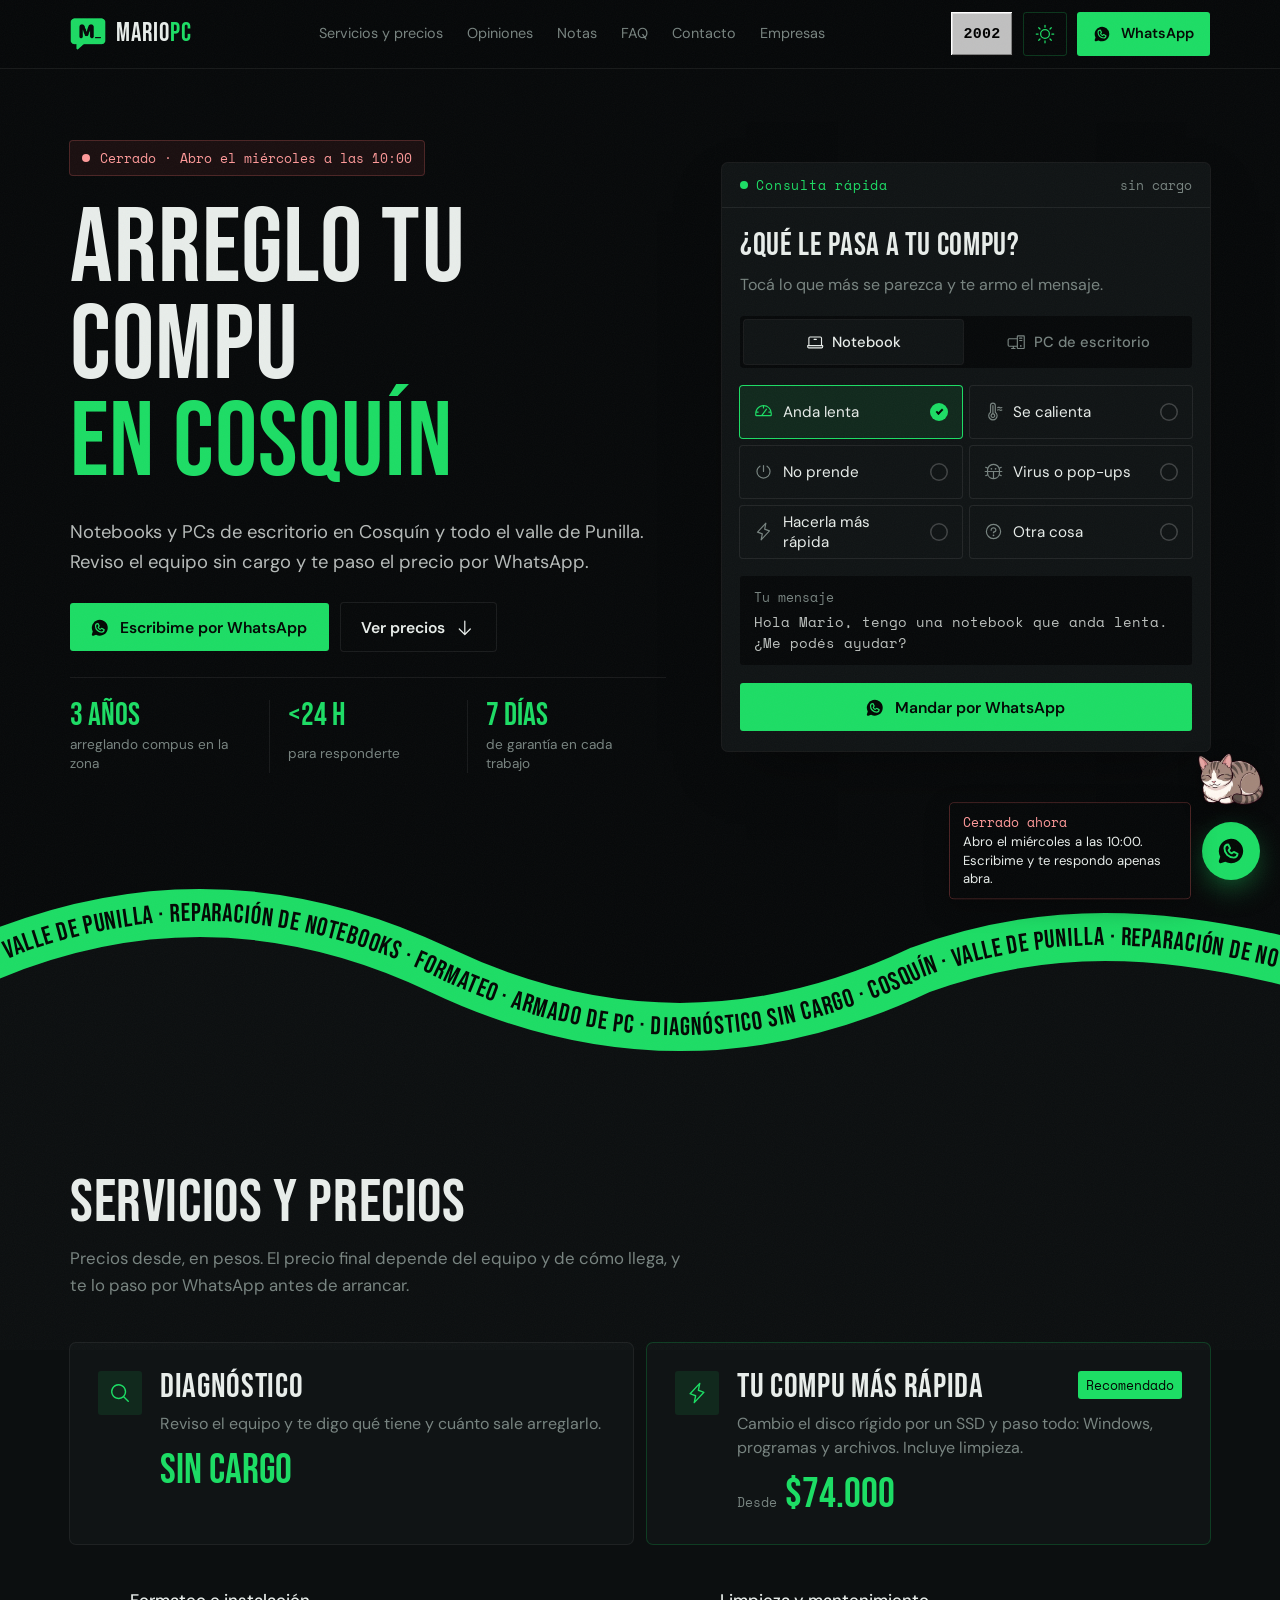
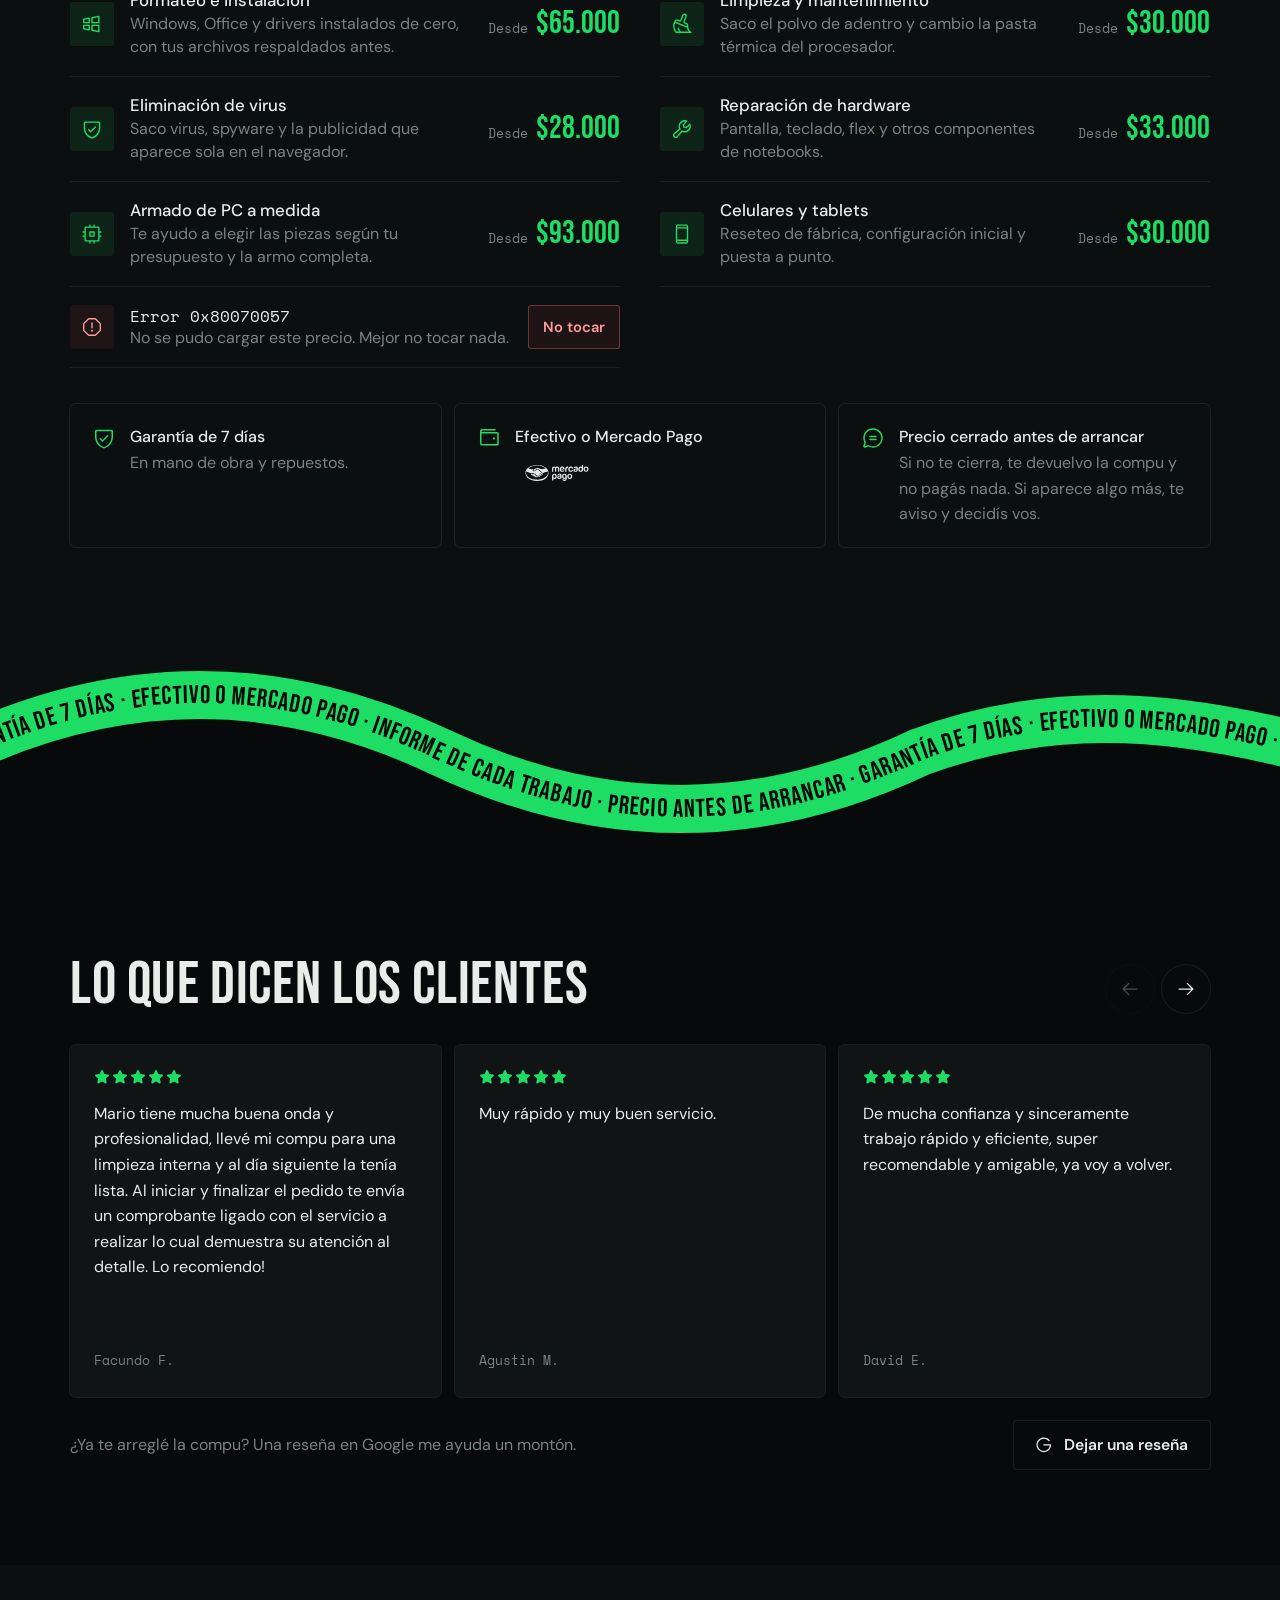
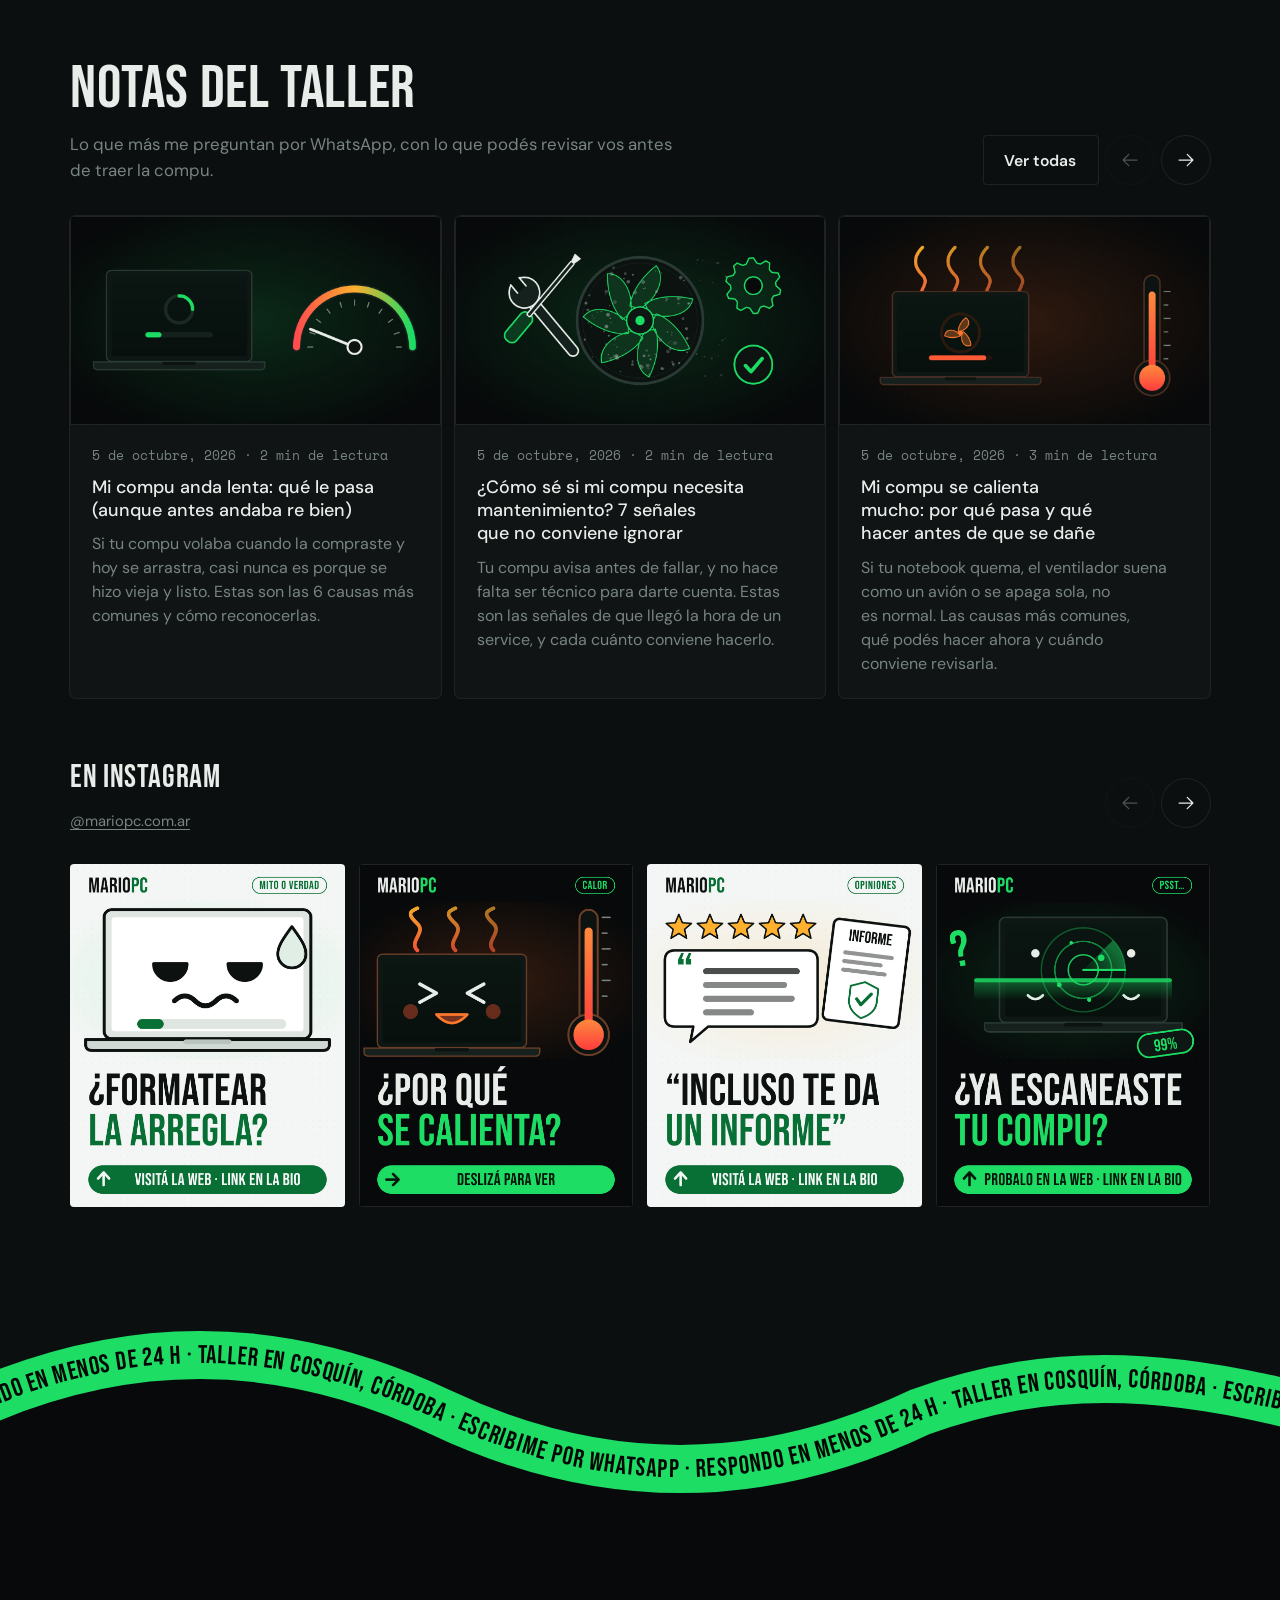
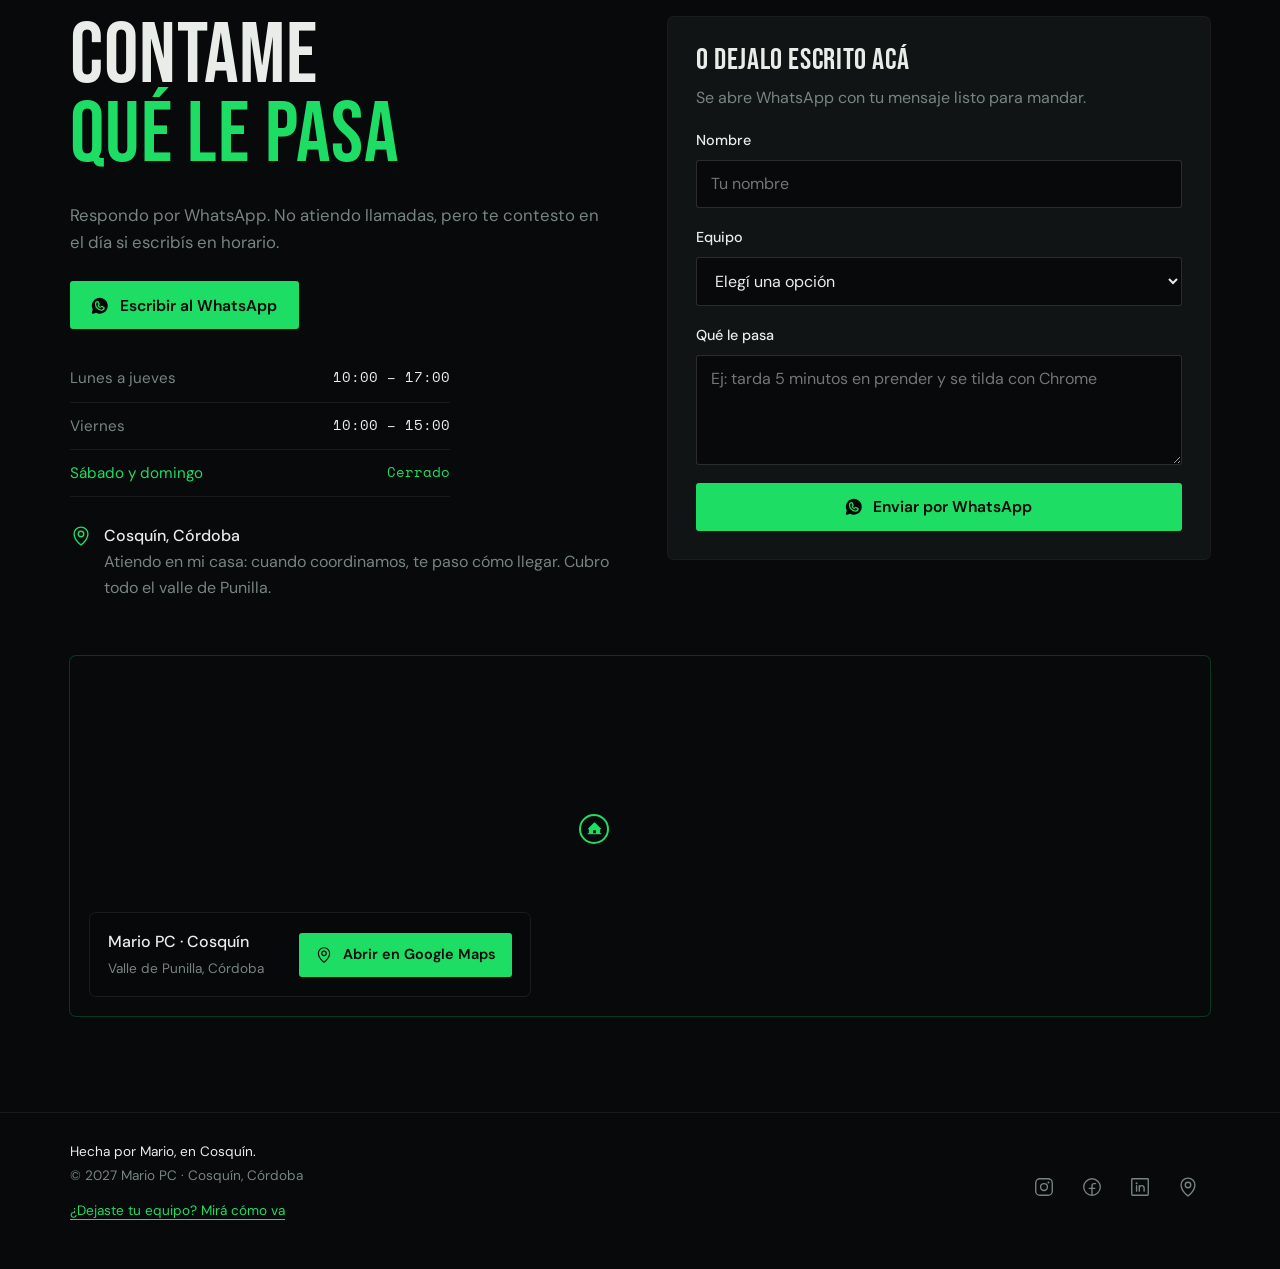
<file: index.html>
<!DOCTYPE html>
<html lang="es">
<head>
    <meta charset="UTF-8">
    <meta name="viewport" content="width=device-width, initial-scale=1.0">

    <!-- Google tag (gtag.js) -->
    <script async src="https://www.googletagmanager.com/gtag/js?id=G-VBVPJ6H5H5"></script>
    <script>
        window.dataLayer = window.dataLayer || [];
        function gtag(){dataLayer.push(arguments);}
        gtag('js', new Date());
        gtag('config', 'G-VBVPJ6H5H5');
    </script>

    <meta name="description" content="Mario PC: reparación, mantenimiento y armado de PCs y notebooks en Cosquín, Córdoba. Formateo, instalación de Windows y upgrade a SSD. Diagnóstico sin cargo. Zona: Cosquín y todo el valle de Punilla.">
    <link rel="canonical" href="https://www.mariopc.com.ar/">
    <title>Mario PC · Servicio técnico en Cosquín y el valle de Punilla</title>

    <!-- Favicon -->
    <link rel="icon" href="/favicon.ico?v=2" sizes="any">
    <link rel="icon" type="image/png" sizes="32x32" href="/favicon-32x32.png?v=2">
    <link rel="icon" type="image/png" sizes="16x16" href="/favicon-16x16.png?v=2">
    <link rel="apple-touch-icon" href="/apple-touch-icon.png?v=2">
    <link rel="manifest" href="/manifest.json">
    <meta name="theme-color" content="#07090a">
    <script>try{if(localStorage.getItem('mpc-theme')==='light'){document.documentElement.setAttribute('data-theme','light');var m=document.querySelector('meta[name="theme-color"]');if(m)m.content='#f4f6f5'}}catch(e){}</script>
    <script>try{var r=/[?&]retro=([01])/.exec(location.search);if(r)localStorage.setItem('mpc-retro',r[1]);if(r?r[1]==='1':localStorage.getItem('mpc-retro')==='1')document.documentElement.setAttribute('data-retro','')}catch(e){if(/[?&]retro=1/.test(location.search))document.documentElement.setAttribute('data-retro','')}</script>
    <link rel="stylesheet" href="/theme.css?v=3">
    <link rel="stylesheet" href="/site.css?v=3">
    <link rel="stylesheet" href="/pelusa.css?v=4">
    <link rel="stylesheet" href="/retro.css?v=3">

    <!-- Open Graph -->
    <meta property="og:type" content="website">
    <meta property="og:url" content="https://www.mariopc.com.ar/">
    <meta property="og:site_name" content="Mario PC">
    <meta property="og:locale" content="es_AR">
    <meta property="og:title" content="Mario PC · Servicio técnico en Cosquín y el valle de Punilla">
    <meta property="og:description" content="Reparación, mantenimiento y armado de PCs y notebooks en Cosquín, Córdoba. Formateo, instalación de Windows y upgrade a SSD. Diagnóstico sin cargo.">
    <meta property="og:image" content="https://www.mariopc.com.ar/og-image.png?v=4">
    <meta property="og:image:width" content="1200">
    <meta property="og:image:height" content="630">

    <!-- Twitter Card -->
    <meta name="twitter:card" content="summary_large_image">
    <meta name="twitter:title" content="Mario PC · Servicio técnico en Cosquín y el valle de Punilla">
    <meta name="twitter:description" content="Reparación, mantenimiento y armado de PCs y notebooks en Cosquín, Córdoba. Formateo, instalación de Windows y upgrade a SSD. Diagnóstico sin cargo.">
    <meta name="twitter:image" content="https://www.mariopc.com.ar/og-image.png?v=4">

    <link rel="preconnect" href="https://fonts.googleapis.com">
    <link rel="preconnect" href="https://fonts.gstatic.com" crossorigin>
    <link href="https://fonts.googleapis.com/css2?family=Bebas+Neue&family=Space+Mono:ital,wght@0,400;0,700;1,400&family=DM+Sans:opsz,wght@9..40,300;9..40,400;9..40,500;9..40,600&display=swap" rel="stylesheet">

    <style>
        /* Hero */
        .hero { padding-block: 72px 88px; }
        .hero-grid { display: grid; grid-template-columns: minmax(0, 1.1fr) minmax(0, 0.9fr); gap: 56px; align-items: center; }
        .hero-copy { display: grid; gap: 26px; min-width: 0; }
        .hours-badge {
            display: inline-flex; align-items: center; gap: 10px; justify-self: start;
            min-height: 34px; padding: 0 12px; border-radius: 3px;
            font-family: var(--font-mono); font-size: 0.8125rem;
            font-variant-numeric: tabular-nums;
            color: var(--green); background: var(--green-dim); box-shadow: 0 0 0 1px var(--green-border);
        }
        .hours-badge .hours-dot { width: 8px; height: 8px; border-radius: 50%; background: currentColor; flex: none; }
        .hours-badge.closed { color: var(--red); background: rgba(255, 90, 90, 0.08); box-shadow: 0 0 0 1px rgba(255, 110, 110, 0.28); }
        .hero h1 { font-size: clamp(3.6rem, 8.4vw, 6.6rem); }
        .hero .lead { font-size: 1.15rem; color: rgba(var(--white-rgb), 0.78); }
        .hero-actions { display: flex; flex-wrap: wrap; gap: 12px; }
        .facts { display: grid; grid-template-columns: repeat(3, minmax(0, 1fr)); border-top: 1px solid var(--line); padding-top: 22px; }
        .fact { display: grid; gap: 4px; padding-right: 16px; }
        .fact + .fact { padding-left: 18px; border-left: 1px solid var(--line); }
        .fact b { font-family: var(--font-display); font-weight: 400; font-size: 2rem; line-height: 1; color: var(--green); font-variant-numeric: tabular-nums; }
        .fact span { font-size: 0.85rem; color: var(--muted); line-height: 1.35; }

        /* consulta rápida */
        .quick {
            background: var(--surface);
            border-radius: 6px;
            box-shadow: var(--ring), 0 24px 60px -24px rgba(0, 0, 0, 0.6);
            overflow: hidden;
            min-width: 0;
        }
        .quick-head {
            display: flex; align-items: center; justify-content: space-between;
            padding: 12px 18px; border-bottom: 1px solid var(--line);
            font-family: var(--font-mono); font-size: 0.8125rem; color: var(--muted);
        }
        .quick-head .label { display: flex; align-items: center; gap: 8px; }
        .status-dot { position: relative; width: 8px; height: 8px; border-radius: 50%; background: var(--green-fill); cursor: pointer; flex: none; }
        .status-dot::after { content: ''; position: absolute; inset: -14px; }
        .quick-body { padding: 22px 18px 20px; display: grid; gap: 18px; }
        .quick-body h2 { font-family: var(--font-display); font-size: 2rem; line-height: 1; letter-spacing: 0.02em; text-transform: uppercase; }
        .quick-body > p { color: var(--muted); font-size: 1rem; margin-top: -8px; }
        .seg { display: grid; grid-template-columns: 1fr 1fr; gap: 6px; padding: 4px; background: var(--bg); border-radius: 4px; }
        .seg button {
            min-height: 44px; border: 0; border-radius: 3px; cursor: pointer;
            background: transparent; color: var(--muted);
            font-family: var(--font-body); font-size: 0.92rem; font-weight: 500;
            display: inline-flex; align-items: center; justify-content: center; gap: 8px;
            transition-property: background-color, color, box-shadow; transition-duration: 150ms; transition-timing-function: ease-out;
        }
        .seg button[aria-pressed="true"] { background: var(--surface); color: var(--white); box-shadow: var(--ring); }
        .chips { display: grid; grid-template-columns: 1fr 1fr; gap: 8px; }
        .chip {
            position: relative;
            display: flex; align-items: center; gap: 10px; text-align: left;
            min-height: 52px; padding: 0 14px; border-radius: 3px; cursor: pointer;
            background: transparent; color: var(--white); border: 0; box-shadow: var(--ring);
            font-family: var(--font-body); font-size: 0.95rem; font-weight: 400;
            transition-property: background-color, box-shadow, color, scale; transition-duration: 150ms; transition-timing-function: ease-out;
        }
        .chip:hover { box-shadow: var(--ring-hover); }
        .chip:active { scale: 0.96; }
        .chip svg { color: var(--muted); transition: color 150ms ease-out; }
        .chip[aria-pressed="true"] { background: var(--green-dim); box-shadow: 0 0 0 1px var(--green); }
        .chip[aria-pressed="true"] svg { color: var(--green); }
        .chip .tick {
            margin-left: auto; width: 18px; height: 18px; border-radius: 50%;
            box-shadow: inset 0 0 0 1.5px rgba(var(--ink-rgb), 0.2);
            display: grid; place-items: center; flex: none;
        }
        .chip[aria-pressed="true"] .tick { background: var(--green-fill); box-shadow: none; }
        .chip[aria-pressed="true"] .tick::after { content: ''; width: 7px; height: 4px; border: 2px solid var(--ink-on-green); border-top: 0; border-right: 0; transform: translateY(-1px) rotate(-45deg); }
        .preview {
            font-family: var(--font-mono); font-size: 0.875rem; line-height: 1.5; color: rgba(var(--white-rgb), 0.8);
            background: var(--bg); border-radius: 3px; padding: 12px 14px; min-height: 64px;
        }
        .preview small { display: block; color: var(--muted); font-size: 0.8125rem; margin-bottom: 4px; }
        .quick .btn { width: 100%; }

        /* Cinta ondulada (texto que fluye por un path) */
        .marquee-ribbon {
            position: relative;
            z-index: 1;
            overflow: hidden;
            line-height: 0;
            margin: -3px 0;
        }
        .marquee-ribbon svg { display: block; width: 100%; height: auto; }
                .marquee-ribbon-path { fill: none; stroke: var(--green-fill); stroke-width: 60; }
        .marquee-ribbon-text { font-family: var(--font-display); font-size: 32px; letter-spacing: 0.04em; fill: #030804; }

        /* Servicios y precios: dos destacados arriba y el resto en lista */
        .offers { display: grid; grid-template-columns: repeat(2, minmax(0, 1fr)); gap: 14px; }
        .offer {
            position: relative;
            display: grid; grid-template-columns: 44px minmax(0, 1fr); align-items: start; gap: 6px 18px;
            padding: 28px; border-radius: 6px; background: var(--surface); box-shadow: var(--ring);
        }
        .offer.featured { box-shadow: 0 0 0 1px var(--green-border); }
        .offer > div { display: grid; gap: 8px; min-width: 0; }
        .offer h3 { font-family: var(--font-display); font-size: 2.1rem; line-height: 1; letter-spacing: 0.02em; text-transform: uppercase; padding-right: 108px; }
        .offer p { color: var(--muted); font-size: 1rem; line-height: 1.5; max-width: 46ch; }
        .ico {
            width: 44px; height: 44px; border-radius: 3px; display: grid; place-items: center;
            color: var(--green); background: var(--green-dim); flex: none;
        }
        .ico svg { width: 22px; height: 22px; }
        .price { display: flex; align-items: baseline; gap: 8px; font-variant-numeric: tabular-nums; white-space: nowrap; }
        .price small { font-family: var(--font-mono); font-size: 0.8125rem; color: var(--muted); }
        .price b { font-family: var(--font-display); font-weight: 400; font-size: 2rem; line-height: 1; color: var(--green); }
        .offer .price { margin-top: 6px; }
        .offer .price b { font-size: 2.6rem; }
        .tag {
            position: absolute; top: 28px; right: 28px;
            font-family: var(--font-mono); font-size: 0.8125rem;
            color: var(--ink-on-green); background: var(--green-fill); padding: 4px 8px; border-radius: 3px;
        }
        .price-list { list-style: none; display: grid; grid-template-columns: repeat(2, minmax(0, 1fr)); column-gap: 40px; margin-top: 28px; }
        .price-row { position: relative; display: grid; grid-template-columns: 44px minmax(0, 1fr) auto; align-items: center; gap: 16px; padding: 18px 0; border-bottom: 1px solid var(--line); }
        .price-row h3 { font-size: 1.05rem; font-weight: 500; line-height: 1.3; }
        .price-row p { color: var(--muted); font-size: 1rem; line-height: 1.45; }
        .terms { display: grid; grid-template-columns: repeat(3, minmax(0, 1fr)); gap: 14px; margin-top: 36px; }
        .term { display: flex; gap: 14px; align-items: flex-start; padding: 20px 22px; border-radius: 6px; box-shadow: var(--ring); min-width: 0; }
        .term > svg { color: var(--green); width: 24px; height: 24px; margin-top: 2px; flex: none; }
        .term b { display: block; font-weight: 500; }
        .term span { color: var(--muted); font-size: 1rem; }
        .term img { height: 34px; width: auto; margin-top: 6px; opacity: 0.9; }

        /* Fila rota (easter egg: abre la pantalla azul) */
        .price-row.broken .ico { color: var(--red); background: rgba(255, 90, 90, 0.08); }
        .price-row.broken h3 { font-family: var(--font-mono); font-size: 0.98rem; animation: egg-glitch 5s steps(1, end) infinite; }
        @keyframes egg-glitch {
            0%, 93%, 100% { transform: none; text-shadow: none; }
            94% { transform: translateX(-2px); text-shadow: 2px 0 rgba(255,100,100,0.7), -2px 0 rgba(var(--green-rgb), 0.7); }
            96% { transform: translateX(2px); text-shadow: -2px 0 rgba(255,100,100,0.7), 2px 0 rgba(var(--green-rgb), 0.7); }
            98% { transform: translateX(-1px); text-shadow: none; }
        }
        .broken-btn {
            font-family: var(--font-body); font-size: 0.92rem; font-weight: 600;
            color: var(--red); background: rgba(255, 90, 90, 0.08); border: 1px solid rgba(255, 110, 110, 0.35); border-radius: 3px;
            min-height: 44px; padding: 0 14px; cursor: pointer; white-space: nowrap;
            transition-property: background-color, border-color, color; transition-duration: 150ms; transition-timing-function: ease-out;
        }
        .broken-btn:hover { background: rgba(255, 90, 90, 0.16); }
        .price-row.broken.is-fixed .ico { color: var(--green); background: var(--green-dim); }
        .price-row.broken.is-fixed h3 { animation: none; }
        .price-row.broken.is-fixed .broken-btn { color: var(--green); background: var(--green-dim); border-color: var(--green-border); }


        /* Carruseles */
        .rail-head { display: flex; flex-wrap: wrap; align-items: flex-end; justify-content: space-between; gap: 20px; margin-bottom: 32px; }
        .rail-head .section-head { margin: 0; }
        .rail-tools { display: flex; align-items: center; gap: 8px; }
        .rail-nav { display: flex; gap: 8px; }
        .rail-btn {
            width: 48px; height: 48px; border-radius: 50%; border: 0; cursor: pointer;
            display: grid; place-items: center;
            background: transparent; color: var(--white); box-shadow: var(--ring);
            transition-property: background-color, box-shadow, color, opacity, scale;
            transition-duration: 150ms; transition-timing-function: ease-out;
        }
        .rail-btn svg { width: 20px; height: 20px; }
        .rail-btn:hover:not(:disabled) { box-shadow: 0 0 0 1px var(--green); color: var(--green); }
        .rail-btn:active:not(:disabled) { scale: 0.96; }
        .rail-btn:disabled { opacity: 0.3; cursor: default; }
        .rail {
            display: flex;
            gap: 14px;
            overflow-x: auto;
            overscroll-behavior-x: contain;
            scroll-snap-type: x mandatory;
            scroll-padding-inline: 4px;
            scrollbar-width: none;
            padding: 4px;
            margin: -4px;
        }
        .rail::-webkit-scrollbar { display: none; }
        .rail > * { flex: 0 0 calc((100% - 28px) / 3); min-width: 0; scroll-snap-align: start; }
        .rail.ig > * { flex-basis: calc((100% - 42px) / 4); }
        .rail:focus-visible { outline-offset: 0; }

        /* opiniones */
        .review { display: grid; grid-template-rows: auto 1fr auto; gap: 16px; padding: 24px; border-radius: 6px; background: var(--surface); box-shadow: var(--ring); }
        .stars { display: flex; gap: 2px; color: var(--green); }
        .stars svg { width: 16px; height: 16px; }
        .stars svg.off { color: rgba(var(--ink-rgb), 0.2); }
        .review blockquote { font-size: 1rem; line-height: 1.6; font-weight: 400; }
        .review cite { font-style: normal; font-family: var(--font-mono); font-size: 0.8125rem; color: var(--muted); }
        .review-cta { display: flex; flex-wrap: wrap; align-items: center; justify-content: space-between; gap: 16px; margin-top: 24px; color: var(--muted); }

        /* notas */
        .note { display: grid; grid-template-rows: auto 1fr; text-decoration: none; border-radius: 6px; overflow: hidden; background: var(--surface); box-shadow: var(--ring); transition: box-shadow 150ms ease-out; }
        .note:hover { box-shadow: var(--ring-hover); }
        .note img, .note-fallback { width: 100%; height: auto; aspect-ratio: 16 / 9; object-fit: cover; outline: 1px solid rgba(var(--ink-rgb), 0.1); outline-offset: -1px; }
        .note-fallback { display: grid; place-items: center; background: var(--green-dim); color: var(--green); }
        .note-fallback svg { width: 40px; height: 40px; }
        .note-body { display: grid; gap: 10px; padding: 20px 22px 22px; align-content: start; }
        .note-meta { font-family: var(--font-mono); font-size: 0.8125rem; color: var(--muted); }
        .note h3 { font-size: 1.12rem; font-weight: 500; line-height: 1.3; }
        .note p { color: var(--muted); font-size: 1rem; line-height: 1.5; }

        /* instagram */
        .ig-block { margin-top: 64px; }
        .ig-block h3 { font-family: var(--font-display); font-size: 2rem; letter-spacing: 0.02em; text-transform: uppercase; line-height: 1; }
        .ig-block .rail-head { margin-bottom: 20px; align-items: center; }
        .ig-title { display: grid; gap: 6px; }
        .ig-title a { display: inline-flex; align-items: center; min-height: 44px; justify-self: start; color: var(--muted); font-size: 0.92rem; text-underline-offset: 3px; }
        .ig-title a:hover { color: var(--green); }
        .rail.ig a { display: block; border-radius: 4px; overflow: hidden; }
        .rail.ig img { width: 100%; height: auto; aspect-ratio: 4 / 5; object-fit: cover; outline: 1px solid rgba(var(--ink-rgb), 0.1); outline-offset: -1px; transition: opacity 150ms ease-out; }
        .rail.ig a:hover img { opacity: 0.82; }

        /* Contacto */
        .contact { display: grid; grid-template-columns: minmax(0, 1fr) minmax(0, 1fr); gap: 56px; align-items: start; }
        .contact-left { display: grid; gap: 26px; }
        .contact h2 { font-size: clamp(3.2rem, 7vw, 5.4rem); }
        .hours { list-style: none; max-width: 380px; font-variant-numeric: tabular-nums; }
        .hours-row { display: flex; justify-content: space-between; gap: 16px; padding: 11px 0; border-bottom: 1px solid var(--line); font-size: 0.95rem; color: var(--muted); }
        .hours-row b { font-weight: 400; color: var(--white); font-family: var(--font-mono); font-size: 0.88rem; }
        .hours-row.today, .hours-row.today b { color: var(--green); }
        .addr { display: flex; gap: 12px; align-items: flex-start; }
        .addr > svg { color: var(--green); width: 22px; height: 22px; margin-top: 2px; flex: none; }
        .addr b { display: block; font-weight: 500; }
        .addr span { color: var(--muted); font-size: 1rem; }
        .contact-form-wrap { display: grid; gap: 18px; padding: 28px; border-radius: 6px; background: var(--surface); box-shadow: var(--ring); }
        .contact-form-wrap h3 { font-family: var(--font-display); font-size: 1.9rem; letter-spacing: 0.02em; text-transform: uppercase; line-height: 1; }
        .contact-form-wrap > p { color: var(--muted); font-size: 1rem; margin-top: -8px; }
        .contact-form { display: grid; gap: 18px; }

        /* mapa */
        .map-container {
            grid-column: 1 / -1;
            position: relative;
            height: 360px;
            border-radius: 6px;
            overflow: hidden;
            background: var(--bg);
            box-shadow: 0 0 0 1px var(--green-border);
        }
        .map-container iframe { position: absolute; inset: 0; width: 100%; height: 100%; border: 0; filter: invert(90%) hue-rotate(145deg) brightness(0.85) saturate(0.7); pointer-events: none; }
        html[data-theme="light"] .map-container iframe { filter: saturate(0.6); }
        .map-shield { position: absolute; inset: 0; z-index: 3; cursor: default; }
        .map-pin { position: absolute; top: 48%; left: 46%; transform: translate(-50%, -50%); z-index: 4; display: flex; align-items: center; justify-content: center; }
        .map-pin-ring-outer { position: absolute; width: 72px; height: 72px; border-radius: 50%; border: 2px solid var(--green); opacity: 0; animation: ping 2.2s cubic-bezier(0, 0, 0.2, 1) 3 both; animation-play-state: paused; }
        .map-pin-ring-inner { position: absolute; width: 44px; height: 44px; border-radius: 50%; border: 2px solid rgba(var(--green-rgb), 0.5); opacity: 0; animation: ping 2.2s cubic-bezier(0, 0, 0.2, 1) 0.4s 3 both; animation-play-state: paused; }
        .map-pin-core {
            width: 30px; height: 30px; border-radius: 50%;
            background: rgba(var(--bg-rgb), 0.85); border: 2px solid var(--green);
            display: grid; place-items: center; color: var(--green);
            position: relative; z-index: 1;
        }
        .map-pin-core svg { width: 15px; height: 15px; }
        .map-pin.is-live .map-pin-ring-outer, .map-pin.is-live .map-pin-ring-inner { animation-play-state: running; }
        @keyframes ping { 0% { transform: scale(0.5); opacity: 0.8; } 80% { transform: scale(1.8); opacity: 0; } 100% { transform: scale(1.8); opacity: 0; } }
        .map-card {
            position: absolute; left: 20px; bottom: 20px; right: 20px; max-width: 440px; z-index: 5;
            display: flex; flex-wrap: wrap; align-items: center; justify-content: space-between; gap: 12px 16px;
            padding: 16px 18px; border-radius: 6px;
            background: rgba(var(--bg-rgb), 0.94); box-shadow: var(--ring);
        }
        .map-card b { display: block; font-weight: 500; }
        .map-card span { color: var(--muted); font-size: 0.85rem; }
        .map-card .btn { min-height: 44px; font-size: 0.9rem; padding: 0 16px; }

        /* Pantalla azul de mentira */
        .egg-bsod {
            position: fixed;
            inset: 0;
            z-index: 9997;
            background: #0078d7;
            color: #fff;
            display: flex;
            flex-direction: column;
            justify-content: center;
            padding: clamp(1.5rem, 7vw, 6rem);
            font-family: var(--font-body);
            cursor: pointer;
            user-select: none;
            -webkit-user-select: none;
            outline: none;
            transition: background 0.4s ease;
        }

        .egg-bsod.is-ok { background: var(--bg); color: var(--white); }

        .egg-bsod-face {
            font-size: clamp(5rem, 18vw, 10rem);
            font-weight: 300;
            line-height: 1;
            margin-bottom: 1.25rem;
        }

        .egg-bsod.is-ok .egg-bsod-face { color: var(--green); }

        .egg-bsod-msg {
            font-size: clamp(1.15rem, 2.8vw, 1.9rem);
            font-weight: 300;
            line-height: 1.35;
            max-width: 30em;
            margin-bottom: 1.5rem;
        }

        .egg-bsod-small {
            font-size: clamp(0.8rem, 1.6vw, 1rem);
            line-height: 1.6;
            opacity: 0.9;
            max-width: 36em;
            margin-bottom: 0.6rem;
        }

        .egg-bsod.is-ok .egg-bsod-small { display: none; }

        .egg-bsod-hint {
            position: absolute;
            left: clamp(1.5rem, 7vw, 6rem);
            right: clamp(1.5rem, 7vw, 6rem);
            bottom: max(1.25rem, env(safe-area-inset-bottom));
            font-size: 0.8rem;
            opacity: 0.85;
        }

        /* Bug que se asoma */
        .egg-bug {
            position: fixed;
            z-index: 550;
            width: 96px;
            height: 64px;
            padding: 0;
            border: 0;
            background: none;
            cursor: pointer;
            opacity: 0;
            pointer-events: none;
            -webkit-tap-highlight-color: transparent;
            transition: transform 0.22s cubic-bezier(0.2, 0.9, 0.3, 1.2), opacity 0.15s ease;
        }

        .egg-bug.from-left { left: 0; --bug-x: -38%; transform: translateX(-100%); }
        .egg-bug.from-right { right: 0; --bug-x: 38%; transform: translateX(100%); }
        .egg-bug.from-right svg { transform: scaleX(-1); }

        .egg-bug.is-in { opacity: 1; pointer-events: auto; transform: translateX(var(--bug-x)); }

        .egg-bug.is-caught {
            opacity: 0;
            pointer-events: none;
            transform: translateX(var(--bug-x)) scale(0.15) rotate(35deg);
            transition: transform 0.25s ease, opacity 0.25s ease;
        }

        .egg-bug svg {
            display: block;
            width: 100%;
            height: 100%;
            overflow: visible;
            filter: drop-shadow(0 0 8px rgba(var(--green-rgb), 0.45));
        }

        .egg-bug:focus-visible { outline: 2px solid var(--green); outline-offset: 4px; border-radius: 8px; }

        .bug-body { fill: var(--green-fill); }
        .bug-head { fill: #17b852; }
        .bug-line { fill: none; stroke: var(--green); stroke-width: 3; stroke-linecap: round; }
        .bug-stripe { fill: none; stroke: rgba(0, 0, 0, 0.35); stroke-width: 2.5; stroke-linecap: round; }
        .bug-shine { fill: rgba(255, 255, 255, 0.28); }
        .bug-eye { fill: #fff; }
        .bug-pupil { fill: #030804; }
        .bug-ant-a { transform-origin: 84px 26px; animation: bug-ant 0.5s ease-in-out infinite; }
        .bug-ant-b { transform-origin: 84px 42px; animation: bug-ant 0.5s ease-in-out infinite reverse; }
        .bug-legs-a { animation: bug-step 0.2s steps(1, end) infinite; }
        .bug-legs-b { animation: bug-step 0.2s steps(1, end) infinite reverse; }

        @keyframes bug-ant { 0%, 100% { transform: rotate(-7deg); } 50% { transform: rotate(7deg); } }
        @keyframes bug-step { 0% { transform: translateX(-1.6px); } 50% { transform: translateX(1.6px); } }

        /* Ventana del premio del bug */
        .egg-modal {
            position: fixed;
            inset: 0;
            z-index: 9996;
            display: flex;
            align-items: center;
            justify-content: center;
            padding: 1rem;
            background: rgba(3, 8, 4, 0.88);
            backdrop-filter: blur(4px);
            overscroll-behavior: contain;
            opacity: 0;
            transition: opacity 0.2s ease;
        }

        .egg-modal.is-open { opacity: 1; }

        .egg-card {
            width: min(440px, 100%);
            max-height: 100%;
            overflow-y: auto;
            background: var(--bg-alt);
            border: 1px solid var(--green-border);
            border-radius: 5px;
            padding: 2rem 1.75rem;
            box-shadow: 0 24px 60px rgba(0, 0, 0, 0.55);
        }

        .egg-card-head { display: flex; align-items: center; gap: 12px; margin-bottom: 0.9rem; }
        .egg-card-head svg { color: var(--green); width: 1.8rem; height: 1.8rem; flex: none; }
        .egg-card-title { font-family: var(--font-display); font-size: 2rem; letter-spacing: 0.02em; font-weight: 400; }
        .egg-card p { font-size: 0.9rem; line-height: 1.65; color: var(--white); }
        .egg-card p.egg-card-small { font-size: 0.78rem; color: var(--muted); margin-top: 0.9rem; }

        .egg-voucher {
            margin: 1.25rem 0 0;
            padding: 1.1rem 1.25rem;
            border: 1px dashed var(--green-border);
            border-radius: 3px;
            background: var(--green-dim);
            font-family: var(--font-mono);
        }

        .egg-voucher-brand { font-size: 0.65rem; letter-spacing: 0.08em; color: var(--muted); margin-bottom: 0.6rem; }
        .egg-voucher-off { font-family: var(--font-display); font-size: 1.5rem; letter-spacing: 0.02em; color: var(--white); }
        .egg-voucher-code { font-size: 1.45rem; font-weight: 700; letter-spacing: 0.08em; color: var(--green); margin: 0.25rem 0 0.7rem; word-break: break-all; }
        .egg-voucher-meta { font-size: 0.68rem; letter-spacing: 0.04em; color: var(--muted); line-height: 1.7; }

        .egg-card-actions { display: flex; flex-wrap: wrap; gap: 0.75rem; margin-top: 1.4rem; }
        .egg-card-actions .btn-primary, .egg-card-actions .btn-secondary { padding: 13px 20px; cursor: pointer; background-clip: padding-box; }
        .egg-card-actions button.btn-secondary { background: transparent; }

        .egg-card-actions a:focus-visible, .egg-card-actions button:focus-visible { outline: 2px solid var(--green); outline-offset: 2px; }

        @media (max-width: 600px) {
            .egg-card { padding: 1.75rem 1.4rem; }
            .egg-card-actions { flex-direction: column; }
            .egg-card-actions .btn-primary, .egg-card-actions .btn-secondary { justify-content: center; }
        }

        @media (prefers-reduced-motion: reduce) {
            .egg-bug * { animation: none !important; }
            .egg-bug, .egg-bug.is-caught { transition: opacity 0.2s linear !important; }
            .egg-modal, .egg-bsod { transition: none !important; }
        }

        /* Responsive */
        @media (max-width: 920px) {
            .hero-grid, .contact { grid-template-columns: 1fr; gap: 44px; }
            .price-list { grid-template-columns: 1fr; }
            .terms { grid-template-columns: 1fr; }
            .rail > * { flex-basis: calc((100% - 14px) / 2); }
            .rail.ig > * { flex-basis: calc((100% - 28px) / 3); }
        }

        @media (max-width: 620px) {
            .band { padding-block: 72px; }
            .hero { padding-block: 40px 64px; }
            .offers { grid-template-columns: 1fr; }
            .offer { padding: 22px; grid-template-columns: 1fr; }
            .offer h3 { padding-right: 0; }
            .offer.featured h3 { padding-right: 112px; }
            .tag { top: 22px; right: 22px; }
            .price-row { grid-template-columns: 44px minmax(0, 1fr); }
            .price-row > .price, .price-row > .broken-btn { grid-column: 2; justify-self: start; }
            .facts { grid-template-columns: 1fr; gap: 14px; }
            .fact + .fact { padding-left: 0; border-left: 0; padding-top: 14px; border-top: 1px solid var(--line); }
            .fact { grid-template-columns: 5.2rem 1fr; align-items: center; }
            .chips { grid-template-columns: 1fr; }
            .hero-actions .btn { flex: 1 1 100%; }
            .marquee-ribbon svg { height: 126px; }
            .rail > * { flex-basis: 86%; }
            .rail.ig > * { flex-basis: 64%; }
            #railReviews { align-items: flex-start; }
            .map-container { height: 380px; }
            .map-pin { top: 32%; }
        }

        @media (hover: none) {
            .rail-nav { display: none; }
        }

        @media (prefers-reduced-motion: reduce) {
            .btn, .btn-primary, .btn-secondary, .chip, .rail-btn, .whatsapp-float { transition-duration: 0.01ms; }
            .map-pin-ring-outer, .map-pin-ring-inner { animation: none; }
            .price-row.broken h3 { animation: none; }
        }
    </style>

    <!-- LocalBusiness Schema -->
    <script type="application/ld+json">
    {
      "@context": "https://schema.org",
      "@type": "LocalBusiness",
      "name": "Mario PC",
      "description": "Servicio técnico de computadoras y celulares en Cosquín, valle de Punilla, Córdoba. Reparación, mantenimiento y armado de PCs y notebooks, formateo e instalación de Windows, upgrade de HDD a SSD y limpieza preventiva. Diagnóstico sin cargo.",
      "url": "https://www.mariopc.com.ar",
      "telephone": "+5491123999259",
      "email": "mariopcrepara@gmail.com",
      "image": "https://www.mariopc.com.ar/logo.png",
      "logo": "https://www.mariopc.com.ar/logo.png",
      "priceRange": "$$",
      "areaServed": [
        "Cosquín",
        "Santa María de Punilla",
        "Bialet Massé",
        "Valle Hermoso",
        "La Falda",
        "Valle de Punilla"
      ],
      "address": {
        "@type": "PostalAddress",
        "addressLocality": "Cosquín",
        "addressRegion": "Córdoba",
        "addressCountry": "AR"
      },
      "sameAs": [
        "https://www.instagram.com/mariopc.com.ar/",
        "https://www.facebook.com/mariopc.com.ar/",
        "https://www.linkedin.com/company/mario-pc/",
        "https://maps.app.goo.gl/NZ7zbYxNTpa6Mxpr6"
      ],
      "hasOfferCatalog": {
        "@type": "OfferCatalog",
        "name": "Servicios de Mario PC",
        "itemListElement": [
          {
            "@type": "Offer",
            "itemOffered": {
              "@type": "Service",
              "name": "Actualización HDD a SSD",
              "description": "Reemplazo del disco rígido por un SSD con migración completa de datos, limpieza interna y mantenimiento. Con un SSD la PC arranca y abre los programas mucho más rápido que con un disco rígido."
            }
          },
          {
            "@type": "Offer",
            "itemOffered": {
              "@type": "Service",
              "name": "Reparación de Hardware",
              "description": "Diagnóstico y reparación de notebooks y desktops. Limpieza interna profunda y cambio de pasta térmica."
            }
          },
          {
            "@type": "Offer",
            "itemOffered": {
              "@type": "Service",
              "name": "Formateo e Instalación de Windows",
              "description": "Instalación de Windows, Office, drivers y optimización completa del sistema operativo."
            }
          },
          {
            "@type": "Offer",
            "itemOffered": {
              "@type": "Service",
              "name": "Limpieza y Mantenimiento de PC",
              "description": "Limpieza profunda de componentes, cambio de pasta térmica del procesador y verificación general del hardware."
            }
          }
        ]
      }
    }
    </script>
<script src="horario.js?v=6" defer></script>
</head>
<body>

<svg xmlns="http://www.w3.org/2000/svg" style="display:none">
<symbol id="i-whatsapp-logo-fill" viewBox="0 0 256 256"><path fill="currentColor" d="m152.58 145.23l23 11.48A24 24 0 0 1 152 176a72.08 72.08 0 0 1-72-72a24 24 0 0 1 19.29-23.54l11.48 23L101 118a8 8 0 0 0-.73 7.51a56.47 56.47 0 0 0 30.15 30.15A8 8 0 0 0 138 155ZM232 128a104 104 0 0 1-152.88 91.82l-34.05 11.35a16 16 0 0 1-20.24-20.24l11.35-34.05A104 104 0 1 1 232 128m-40 24a8 8 0 0 0-4.42-7.16l-32-16a8 8 0 0 0-8 .5l-14.69 9.8a40.55 40.55 0 0 1-16-16l9.8-14.69a8 8 0 0 0 .5-8l-16-32A8 8 0 0 0 104 64a40 40 0 0 0-40 40a88.1 88.1 0 0 0 88 88a40 40 0 0 0 40-40"/></symbol>
<symbol id="i-sun" viewBox="0 0 256 256"><path fill="currentColor" d="M120 40V16a8 8 0 0 1 16 0v24a8 8 0 0 1-16 0m72 88a64 64 0 1 1-64-64a64.07 64.07 0 0 1 64 64m-16 0a48 48 0 1 0-48 48a48.05 48.05 0 0 0 48-48M58.34 69.66a8 8 0 0 0 11.32-11.32l-16-16a8 8 0 0 0-11.32 11.32Zm0 116.68l-16 16a8 8 0 0 0 11.32 11.32l16-16a8 8 0 0 0-11.32-11.32M192 72a8 8 0 0 0 5.66-2.34l16-16a8 8 0 0 0-11.32-11.32l-16 16A8 8 0 0 0 192 72m5.66 114.34a8 8 0 0 0-11.32 11.32l16 16a8 8 0 0 0 11.32-11.32ZM48 128a8 8 0 0 0-8-8H16a8 8 0 0 0 0 16h24a8 8 0 0 0 8-8m80 80a8 8 0 0 0-8 8v24a8 8 0 0 0 16 0v-24a8 8 0 0 0-8-8m112-88h-24a8 8 0 0 0 0 16h24a8 8 0 0 0 0-16"/></symbol>
<symbol id="i-moon" viewBox="0 0 256 256"><path fill="currentColor" d="M233.54 142.23a8 8 0 0 0-8-2a88.08 88.08 0 0 1-109.8-109.8a8 8 0 0 0-10-10a104.84 104.84 0 0 0-52.91 37A104 104 0 0 0 136 224a103.1 103.1 0 0 0 62.52-20.88a104.84 104.84 0 0 0 37-52.91a8 8 0 0 0-1.98-7.98m-44.64 48.11A88 88 0 0 1 65.66 67.11a89 89 0 0 1 31.4-26A106 106 0 0 0 96 56a104.11 104.11 0 0 0 104 104a106 106 0 0 0 14.92-1.06a89 89 0 0 1-26.02 31.4"/></symbol>
<symbol id="i-list" viewBox="0 0 256 256"><path fill="currentColor" d="M224 128a8 8 0 0 1-8 8H40a8 8 0 0 1 0-16h176a8 8 0 0 1 8 8M40 72h176a8 8 0 0 0 0-16H40a8 8 0 0 0 0 16m176 112H40a8 8 0 0 0 0 16h176a8 8 0 0 0 0-16"/></symbol>
<symbol id="i-x" viewBox="0 0 256 256"><path fill="currentColor" d="M205.66 194.34a8 8 0 0 1-11.32 11.32L128 139.31l-66.34 66.35a8 8 0 0 1-11.32-11.32L116.69 128L50.34 61.66a8 8 0 0 1 11.32-11.32L128 116.69l66.34-66.35a8 8 0 0 1 11.32 11.32L139.31 128Z"/></symbol>
<symbol id="i-arrow-up" viewBox="0 0 256 256"><path fill="currentColor" d="M205.66 117.66a8 8 0 0 1-11.32 0L136 59.31V216a8 8 0 0 1-16 0V59.31l-58.34 58.35a8 8 0 0 1-11.32-11.32l72-72a8 8 0 0 1 11.32 0l72 72a8 8 0 0 1 0 11.32"/></symbol>
<symbol id="i-arrow-left" viewBox="0 0 256 256"><path fill="currentColor" d="M224 128a8 8 0 0 1-8 8H59.31l58.35 58.34a8 8 0 0 1-11.32 11.32l-72-72a8 8 0 0 1 0-11.32l72-72a8 8 0 0 1 11.32 11.32L59.31 120H216a8 8 0 0 1 8 8"/></symbol>
<symbol id="i-arrow-right" viewBox="0 0 256 256"><path fill="currentColor" d="m221.66 133.66l-72 72a8 8 0 0 1-11.32-11.32L196.69 136H40a8 8 0 0 1 0-16h156.69l-58.35-58.34a8 8 0 0 1 11.32-11.32l72 72a8 8 0 0 1 0 11.32"/></symbol>
<symbol id="i-arrow-down" viewBox="0 0 256 256"><path fill="currentColor" d="m205.66 149.66l-72 72a8 8 0 0 1-11.32 0l-72-72a8 8 0 0 1 11.32-11.32L120 196.69V40a8 8 0 0 1 16 0v156.69l58.34-58.35a8 8 0 0 1 11.32 11.32"/></symbol>
<symbol id="i-bug-fill" viewBox="0 0 256 256"><path fill="currentColor" d="M168 92a12 12 0 1 1-12-12a12 12 0 0 1 12 12m-68-12a12 12 0 1 0 12 12a12 12 0 0 0-12-12m116 64a87.8 87.8 0 0 1-3 23l22.24 9.72A8 8 0 0 1 232 192a7.9 7.9 0 0 1-3.2-.67L207.38 182a88 88 0 0 1-158.76 0l-21.42 9.33a7.9 7.9 0 0 1-3.2.67a8 8 0 0 1-3.2-15.33L43 167a87.8 87.8 0 0 1-3-23v-8H16a8 8 0 0 1 0-16h24v-8a87.8 87.8 0 0 1 3-23l-22.2-9.67a8 8 0 1 1 6.4-14.66L48.62 74a88 88 0 0 1 158.76 0l21.42-9.36a8 8 0 0 1 6.4 14.66L213 89.05a87.8 87.8 0 0 1 3 23v8h24a8 8 0 0 1 0 16h-24Zm-80 0a8 8 0 0 0-16 0v64a8 8 0 0 0 16 0Zm64-32a72 72 0 0 0-144 0v8h144Z"/></symbol>
<symbol id="i-check-circle-fill" viewBox="0 0 256 256"><path fill="currentColor" d="M128 24a104 104 0 1 0 104 104A104.11 104.11 0 0 0 128 24m45.66 85.66l-56 56a8 8 0 0 1-11.32 0l-24-24a8 8 0 0 1 11.32-11.32L112 148.69l50.34-50.35a8 8 0 0 1 11.32 11.32"/></symbol>
<symbol id="i-warning-octagon" viewBox="0 0 256 256"><path fill="currentColor" d="M120 136V80a8 8 0 0 1 16 0v56a8 8 0 0 1-16 0m112-44.45v72.9a15.86 15.86 0 0 1-4.69 11.31l-51.55 51.55a15.86 15.86 0 0 1-11.31 4.69h-72.9a15.86 15.86 0 0 1-11.31-4.69l-51.55-51.55A15.86 15.86 0 0 1 24 164.45v-72.9a15.86 15.86 0 0 1 4.69-11.31l51.55-51.55A15.86 15.86 0 0 1 91.55 24h72.9a15.86 15.86 0 0 1 11.31 4.69l51.55 51.55A15.86 15.86 0 0 1 232 91.55m-16 0L164.45 40h-72.9L40 91.55v72.9L91.55 216h72.9L216 164.45ZM128 160a12 12 0 1 0 12 12a12 12 0 0 0-12-12"/></symbol>
<symbol id="i-map-pin" viewBox="0 0 256 256"><path fill="currentColor" d="M128 64a40 40 0 1 0 40 40a40 40 0 0 0-40-40m0 64a24 24 0 1 1 24-24a24 24 0 0 1-24 24m0-112a88.1 88.1 0 0 0-88 88c0 31.4 14.51 64.68 42 96.25a254.2 254.2 0 0 0 41.45 38.3a8 8 0 0 0 9.18 0a254.2 254.2 0 0 0 41.37-38.3c27.45-31.57 42-64.85 42-96.25a88.1 88.1 0 0 0-88-88m0 206c-16.53-13-72-60.75-72-118a72 72 0 0 1 144 0c0 57.23-55.47 105-72 118"/></symbol>
<symbol id="i-house-line-fill" viewBox="0 0 256 256"><path fill="currentColor" d="M240 208h-16v-72l2.34 2.34A8 8 0 0 0 237.66 127l-98.35-98.32a16 16 0 0 0-22.62 0L18.34 127a8 8 0 0 0 11.32 11.31L32 136v72H16a8 8 0 0 0 0 16h224a8 8 0 0 0 0-16m-88 0h-48v-48a4 4 0 0 1 4-4h40a4 4 0 0 1 4 4Z"/></symbol>
<symbol id="i-instagram-logo" viewBox="0 0 256 256"><path fill="currentColor" d="M128 80a48 48 0 1 0 48 48a48.05 48.05 0 0 0-48-48m0 80a32 32 0 1 1 32-32a32 32 0 0 1-32 32m48-136H80a56.06 56.06 0 0 0-56 56v96a56.06 56.06 0 0 0 56 56h96a56.06 56.06 0 0 0 56-56V80a56.06 56.06 0 0 0-56-56m40 152a40 40 0 0 1-40 40H80a40 40 0 0 1-40-40V80a40 40 0 0 1 40-40h96a40 40 0 0 1 40 40ZM192 76a12 12 0 1 1-12-12a12 12 0 0 1 12 12"/></symbol>
<symbol id="i-facebook-logo" viewBox="0 0 256 256"><path fill="currentColor" d="M128 24a104 104 0 1 0 104 104A104.11 104.11 0 0 0 128 24m8 191.63V152h24a8 8 0 0 0 0-16h-24v-24a16 16 0 0 1 16-16h16a8 8 0 0 0 0-16h-16a32 32 0 0 0-32 32v24H96a8 8 0 0 0 0 16h24v63.63a88 88 0 1 1 16 0"/></symbol>
<symbol id="i-linkedin-logo" viewBox="0 0 256 256"><path fill="currentColor" d="M216 24H40a16 16 0 0 0-16 16v176a16 16 0 0 0 16 16h176a16 16 0 0 0 16-16V40a16 16 0 0 0-16-16m0 192H40V40h176zM96 112v64a8 8 0 0 1-16 0v-64a8 8 0 0 1 16 0m88 28v36a8 8 0 0 1-16 0v-36a20 20 0 0 0-40 0v36a8 8 0 0 1-16 0v-64a8 8 0 0 1 15.79-1.78A36 36 0 0 1 184 140m-84-56a12 12 0 1 1-12-12a12 12 0 0 1 12 12"/></symbol>
<symbol id="i-google-logo" viewBox="0 0 256 256"><path fill="currentColor" d="M224 128a96 96 0 1 1-21.95-61.09a8 8 0 1 1-12.33 10.18A80 80 0 1 0 207.6 136H128a8 8 0 0 1 0-16h88a8 8 0 0 1 8 8"/></symbol>
<symbol id="i-star" viewBox="0 0 256 256"><path fill="currentColor" d="M239.18 97.26A16.38 16.38 0 0 0 224.92 86l-59-4.76l-22.78-55.09a16.36 16.36 0 0 0-30.27 0L90.11 81.23L31.08 86a16.46 16.46 0 0 0-9.37 28.86l45 38.83L53 211.75a16.38 16.38 0 0 0 24.5 17.82l50.5-31.08l50.53 31.08A16.4 16.4 0 0 0 203 211.75l-13.76-58.07l45-38.83a16.43 16.43 0 0 0 4.94-17.59m-15.34 5.47l-48.7 42a8 8 0 0 0-2.56 7.91l14.88 62.8a.37.37 0 0 1-.17.48c-.18.14-.23.11-.38 0l-54.72-33.65a8 8 0 0 0-8.38 0l-54.72 33.67c-.15.09-.19.12-.38 0a.37.37 0 0 1-.17-.48l14.88-62.8a8 8 0 0 0-2.56-7.91l-48.7-42c-.12-.1-.23-.19-.13-.5s.18-.27.33-.29l63.92-5.16a8 8 0 0 0 6.72-4.94l24.62-59.61c.08-.17.11-.25.35-.25s.27.08.35.25L153 91.86a8 8 0 0 0 6.75 4.92l63.92 5.16c.15 0 .24 0 .33.29s0 .4-.16.5"/></symbol>
<symbol id="i-star-fill" viewBox="0 0 256 256"><path fill="currentColor" d="m234.29 114.85l-45 38.83L203 211.75a16.4 16.4 0 0 1-24.5 17.82L128 198.49l-50.53 31.08A16.4 16.4 0 0 1 53 211.75l13.76-58.07l-45-38.83A16.46 16.46 0 0 1 31.08 86l59-4.76l22.76-55.08a16.36 16.36 0 0 1 30.27 0l22.75 55.08l59 4.76a16.46 16.46 0 0 1 9.37 28.86Z"/></symbol>
<symbol id="i-laptop" viewBox="0 0 256 256"><path fill="currentColor" d="M232 168h-8V72a24 24 0 0 0-24-24H56a24 24 0 0 0-24 24v96h-8a8 8 0 0 0-8 8v16a24 24 0 0 0 24 24h176a24 24 0 0 0 24-24v-16a8 8 0 0 0-8-8M48 72a8 8 0 0 1 8-8h144a8 8 0 0 1 8 8v96H48Zm176 120a8 8 0 0 1-8 8H40a8 8 0 0 1-8-8v-8h192ZM152 88a8 8 0 0 1-8 8h-32a8 8 0 0 1 0-16h32a8 8 0 0 1 8 8"/></symbol>
<symbol id="i-desktop-tower" viewBox="0 0 256 256"><path fill="currentColor" d="M216 72a8 8 0 0 1-8 8h-32a8 8 0 0 1 0-16h32a8 8 0 0 1 8 8m-8 24h-32a8 8 0 0 0 0 16h32a8 8 0 0 0 0-16m40-48v160a16 16 0 0 1-16 16h-80a16 16 0 0 1-16-16v-16H96v16h16a8 8 0 0 1 0 16H64a8 8 0 0 1 0-16h16v-16H32a24 24 0 0 1-24-24V96a24 24 0 0 1 24-24h104V48a16 16 0 0 1 16-16h80a16 16 0 0 1 16 16M136 176V88H32a8 8 0 0 0-8 8v72a8 8 0 0 0 8 8Zm96 32V48h-80v160zm-40-40a12 12 0 1 0 12 12a12 12 0 0 0-12-12"/></symbol>
<symbol id="i-gauge" viewBox="0 0 256 256"><path fill="currentColor" d="M207.06 72.67A111.24 111.24 0 0 0 128 40h-.4C66.07 40.21 16 91 16 153.13V176a16 16 0 0 0 16 16h192a16 16 0 0 0 16-16v-24a111.25 111.25 0 0 0-32.94-79.33M224 176H119.71l54.76-75.3a8 8 0 0 0-12.94-9.42L99.92 176H32v-22.87c0-3.08.15-6.12.43-9.13H56a8 8 0 0 0 0-16H35.27c10.32-38.86 44-68.24 84.73-71.66V80a8 8 0 0 0 16 0V56.33A96.14 96.14 0 0 1 221 128h-21a8 8 0 0 0 0 16h23.67c.21 2.65.33 5.31.33 8Z"/></symbol>
<symbol id="i-thermometer-hot" viewBox="0 0 256 256"><path fill="currentColor" d="M128 153V48a8 8 0 0 0-16 0v105a32 32 0 1 0 16 0m-8 47a16 16 0 1 1 16-16a16 16 0 0 1-16 16m40-66V48a40 40 0 0 0-80 0v86a64 64 0 1 0 80 0m-40 98a48 48 0 0 1-27.42-87.4A8 8 0 0 0 96 138V48a24 24 0 0 1 48 0v90a8 8 0 0 0 3.42 6.56A48 48 0 0 1 120 232m57.3-151.23a8 8 0 0 1 2.33-11.07c15-9.79 26.87-4.75 35.51-1.06c7.86 3.36 12.62 5.36 20.49.25a8 8 0 0 1 8.74 13.41C237.88 86.53 232 88 226.69 88c-7 0-12.92-2.54-17.83-4.63C201 80 196.24 78 188.37 83.11a8 8 0 0 1-11.07-2.34m69.4 22.46a8 8 0 0 1-2.33 11.07c-6.49 4.23-12.37 5.7-17.68 5.7c-7 0-12.92-2.54-17.83-4.63c-7.87-3.36-12.62-5.38-20.49-.25a8 8 0 0 1-8.74-13.41c15-9.79 26.87-4.75 35.51-1.06c7.87 3.36 12.62 5.39 20.49.25a8 8 0 0 1 11.07 2.33"/></symbol>
<symbol id="i-power" viewBox="0 0 256 256"><path fill="currentColor" d="M120 128V48a8 8 0 0 1 16 0v80a8 8 0 0 1-16 0m60.37-78.7a8 8 0 0 0-8.74 13.4C194.74 77.77 208 101.57 208 128a80 80 0 0 1-160 0c0-26.43 13.26-50.23 36.37-65.3a8 8 0 0 0-8.74-13.4C47.9 67.38 32 96.06 32 128a96 96 0 0 0 192 0c0-31.94-15.9-60.62-43.63-78.7"/></symbol>
<symbol id="i-bug" viewBox="0 0 256 256"><path fill="currentColor" d="M144 92a12 12 0 1 1 12 12a12 12 0 0 1-12-12m-44-12a12 12 0 1 0 12 12a12 12 0 0 0-12-12m116 64a87.8 87.8 0 0 1-3 23l22.24 9.72A8 8 0 0 1 232 192a7.9 7.9 0 0 1-3.2-.67L207.38 182a88 88 0 0 1-158.76 0l-21.42 9.33a7.9 7.9 0 0 1-3.2.67a8 8 0 0 1-3.2-15.33L43 167a87.8 87.8 0 0 1-3-23v-8H16a8 8 0 0 1 0-16h24v-8a87.8 87.8 0 0 1 3-23l-22.2-9.67a8 8 0 1 1 6.4-14.66L48.62 74a88 88 0 0 1 158.76 0l21.42-9.36a8 8 0 0 1 6.4 14.66L213 89.05a87.8 87.8 0 0 1 3 23v8h24a8 8 0 0 1 0 16h-24ZM56 120h144v-8a72 72 0 0 0-144 0Zm64 95.54V136H56v8a72.08 72.08 0 0 0 64 71.54M200 144v-8h-64v79.54A72.08 72.08 0 0 0 200 144"/></symbol>
<symbol id="i-lightning" viewBox="0 0 256 256"><path fill="currentColor" d="M215.79 118.17a8 8 0 0 0-5-5.66L153.18 90.9l14.66-73.33a8 8 0 0 0-13.69-7l-112 120a8 8 0 0 0 3 13l57.63 21.61l-14.62 73.25a8 8 0 0 0 13.69 7l112-120a8 8 0 0 0 1.94-7.26M109.37 214l10.47-52.38a8 8 0 0 0-5-9.06L62 132.71l84.62-90.66l-10.46 52.38a8 8 0 0 0 5 9.06l52.8 19.8Z"/></symbol>
<symbol id="i-question" viewBox="0 0 256 256"><path fill="currentColor" d="M140 180a12 12 0 1 1-12-12a12 12 0 0 1 12 12M128 72c-22.06 0-40 16.15-40 36v4a8 8 0 0 0 16 0v-4c0-11 10.77-20 24-20s24 9 24 20s-10.77 20-24 20a8 8 0 0 0-8 8v8a8 8 0 0 0 16 0v-.72c18.24-3.35 32-17.9 32-35.28c0-19.85-17.94-36-40-36m104 56A104 104 0 1 1 128 24a104.11 104.11 0 0 1 104 104m-16 0a88 88 0 1 0-88 88a88.1 88.1 0 0 0 88-88"/></symbol>
<symbol id="i-magnifying-glass" viewBox="0 0 256 256"><path fill="currentColor" d="m229.66 218.34l-50.07-50.06a88.11 88.11 0 1 0-11.31 11.31l50.06 50.07a8 8 0 0 0 11.32-11.32M40 112a72 72 0 1 1 72 72a72.08 72.08 0 0 1-72-72"/></symbol>
<symbol id="i-windows-logo" viewBox="0 0 256 256"><path fill="currentColor" d="M208 136h-80a8 8 0 0 0-8 8v57.45a8 8 0 0 0 6.57 7.88l80 14.54a7.6 7.6 0 0 0 1.43.13a8 8 0 0 0 8-8v-72a8 8 0 0 0-8-8m-8 70.41l-64-11.63V152h64ZM96 136H32a8 8 0 0 0-8 8v40a8 8 0 0 0 6.57 7.87l64 11.64a8.5 8.5 0 0 0 1.43.13a8 8 0 0 0 8-8V144a8 8 0 0 0-8-8m-8 50.05l-48-8.73V152h48ZM213.13 33.86a8 8 0 0 0-6.56-1.73l-80 14.55a8 8 0 0 0-6.57 7.87V112a8 8 0 0 0 8 8h80a8 8 0 0 0 8-8V40a8 8 0 0 0-2.87-6.14M200 104h-64V61.22l64-11.63Zm-98.87-49.78a8 8 0 0 0-6.56-1.73l-64 11.64A8 8 0 0 0 24 72v40a8 8 0 0 0 8 8h64a8 8 0 0 0 8-8V60.36a8 8 0 0 0-2.87-6.14M88 104H40V78.68L88 70Z"/></symbol>
<symbol id="i-broom" viewBox="0 0 256 256"><path fill="currentColor" d="M235.5 216.81c-22.56-11-35.5-34.58-35.5-64.8v-17.28a15.94 15.94 0 0 0-10.09-14.87L165 110a8 8 0 0 1-4.48-10.34l21.32-53a28 28 0 0 0-16.1-37a28.14 28.14 0 0 0-35.82 16a.6.6 0 0 0 0 .12L108.9 79a8 8 0 0 1-10.37 4.49L73.11 73.14a15.89 15.89 0 0 0-17.37 3.66C34.68 98.45 24 123.75 24 152a111.45 111.45 0 0 0 31.18 77.53A8 8 0 0 0 61 232h171a8 8 0 0 0 3.5-15.19M67.14 88l25.41 10.3a24 24 0 0 0 31.23-13.45l21-53c2.56-6.11 9.47-9.27 15.43-7a12 12 0 0 1 6.88 15.92l-21.4 52.99a24 24 0 0 0 13.43 31.14l24.88 9.83V153L55.77 101.71A109 109 0 0 1 67.14 88m48 128a87.53 87.53 0 0 1-24.34-42a8 8 0 0 0-15.49 4a105.2 105.2 0 0 0 18.36 38H64.44A95.54 95.54 0 0 1 40 152a85.9 85.9 0 0 1 7.73-36.29l137.8 55.12c3 18 10.56 33.48 21.89 45.16Z"/></symbol>
<symbol id="i-shield-check" viewBox="0 0 256 256"><path fill="currentColor" d="M208 40H48a16 16 0 0 0-16 16v56c0 52.72 25.52 84.67 46.93 102.19c23.06 18.86 46 25.26 47 25.53a8 8 0 0 0 4.2 0c1-.27 23.91-6.67 47-25.53C198.48 196.67 224 164.72 224 112V56a16 16 0 0 0-16-16m0 72c0 37.07-13.66 67.16-40.6 89.42a129.3 129.3 0 0 1-39.4 22.2a128.3 128.3 0 0 1-38.92-21.81C61.82 179.51 48 149.3 48 112V56h160ZM82.34 141.66a8 8 0 0 1 11.32-11.32L112 148.69l50.34-50.35a8 8 0 0 1 11.32 11.32l-56 56a8 8 0 0 1-11.32 0Z"/></symbol>
<symbol id="i-wrench" viewBox="0 0 256 256"><path fill="currentColor" d="M226.76 69a8 8 0 0 0-12.84-2.88l-40.3 37.19l-17.23-3.7l-3.7-17.23l37.19-40.3A8 8 0 0 0 187 29.24A72 72 0 0 0 88 96a72.3 72.3 0 0 0 6 28.94L33.79 177c-.15.12-.29.26-.43.39a32 32 0 0 0 45.26 45.26c.13-.13.27-.28.39-.42L131.06 162A72 72 0 0 0 232 96a71.6 71.6 0 0 0-5.24-27M160 152a56.14 56.14 0 0 1-27.07-7a8 8 0 0 0-9.92 1.77l-55.9 64.74a16 16 0 0 1-22.62-22.62L109.18 133a8 8 0 0 0 1.77-9.93a56 56 0 0 1 58.36-82.31l-31.2 33.81a8 8 0 0 0-1.94 7.1l5.66 26.33a8 8 0 0 0 6.14 6.14l26.35 5.66a8 8 0 0 0 7.1-1.94l33.81-31.2A56.06 56.06 0 0 1 160 152"/></symbol>
<symbol id="i-cpu" viewBox="0 0 256 256"><path fill="currentColor" d="M152 96h-48a8 8 0 0 0-8 8v48a8 8 0 0 0 8 8h48a8 8 0 0 0 8-8v-48a8 8 0 0 0-8-8m-8 48h-32v-32h32Zm88 0h-16v-32h16a8 8 0 0 0 0-16h-16V56a16 16 0 0 0-16-16h-40V24a8 8 0 0 0-16 0v16h-32V24a8 8 0 0 0-16 0v16H56a16 16 0 0 0-16 16v40H24a8 8 0 0 0 0 16h16v32H24a8 8 0 0 0 0 16h16v40a16 16 0 0 0 16 16h40v16a8 8 0 0 0 16 0v-16h32v16a8 8 0 0 0 16 0v-16h40a16 16 0 0 0 16-16v-40h16a8 8 0 0 0 0-16m-32 56H56V56h144z"/></symbol>
<symbol id="i-device-mobile" viewBox="0 0 256 256"><path fill="currentColor" d="M176 16H80a24 24 0 0 0-24 24v176a24 24 0 0 0 24 24h96a24 24 0 0 0 24-24V40a24 24 0 0 0-24-24M72 64h112v128H72Zm8-32h96a8 8 0 0 1 8 8v8H72v-8a8 8 0 0 1 8-8m96 192H80a8 8 0 0 1-8-8v-8h112v8a8 8 0 0 1-8 8"/></symbol>
<symbol id="i-wallet" viewBox="0 0 256 256"><path fill="currentColor" d="M216 64H56a8 8 0 0 1 0-16h136a8 8 0 0 0 0-16H56a24 24 0 0 0-24 24v128a24 24 0 0 0 24 24h160a16 16 0 0 0 16-16V80a16 16 0 0 0-16-16m0 128H56a8 8 0 0 1-8-8V78.63A23.8 23.8 0 0 0 56 80h160Zm-48-60a12 12 0 1 1 12 12a12 12 0 0 1-12-12"/></symbol>
<symbol id="i-chat-circle-text" viewBox="0 0 256 256"><path fill="currentColor" d="M168 112a8 8 0 0 1-8 8H96a8 8 0 0 1 0-16h64a8 8 0 0 1 8 8m-8 24H96a8 8 0 0 0 0 16h64a8 8 0 0 0 0-16m72-8a104 104 0 0 1-152.88 91.82l-34.05 11.35a16 16 0 0 1-20.24-20.24l11.35-34.05A104 104 0 1 1 232 128m-16 0a88 88 0 1 0-164.19 44.06a8 8 0 0 1 .66 6.54L40 216l37.4-12.47a7.9 7.9 0 0 1 2.53-.42a8 8 0 0 1 4 1.08A88 88 0 0 0 216 128"/></symbol>
<symbol id="i-notepad" viewBox="0 0 256 256"><path fill="currentColor" d="M168 128a8 8 0 0 1-8 8H96a8 8 0 0 1 0-16h64a8 8 0 0 1 8 8m-8 24H96a8 8 0 0 0 0 16h64a8 8 0 0 0 0-16m56-112v160a32 32 0 0 1-32 32H72a32 32 0 0 1-32-32V40a8 8 0 0 1 8-8h24v-8a8 8 0 0 1 16 0v8h32v-8a8 8 0 0 1 16 0v8h32v-8a8 8 0 0 1 16 0v8h24a8 8 0 0 1 8 8m-16 8h-16v8a8 8 0 0 1-16 0v-8h-32v8a8 8 0 0 1-16 0v-8H88v8a8 8 0 0 1-16 0v-8H56v152a16 16 0 0 0 16 16h112a16 16 0 0 0 16-16Z"/></symbol>
</svg>

<div class="grain"></div>

<!-- NAV -->
<nav class="top" aria-label="Principal">
    <div class="wrap">
        <div class="nav-inner">
            <a href="#inicio" class="nav-logo">
                <img src="logo.png?v=2" alt="Mario PC" width="38" height="38">
                <span class="nav-logo-text">Mario<em>PC</em></span>
            </a>

            <ul class="nav-links">
                <li><a href="#precios">Servicios y precios</a></li>
                <li><a href="#opiniones">Opiniones</a></li>
                <li><a href="#notas">Notas</a></li>
                <li><a href="faq.html">FAQ</a></li>
                <li><a href="#contacto">Contacto</a></li>
                <li><a href="empresas.html">Empresas</a></li>
            </ul>

            <div class="nav-actions">
                <button type="button" class="retro-toggle" aria-pressed="false" aria-label="Activar modo 2002" title="Modo 2002"><span class="retro-toggle-text">2002</span></button>
                <button type="button" class="theme-toggle" aria-pressed="false" aria-label="Activar modo claro" title="Modo claro"><svg class="i" aria-hidden="true"><use href="#i-sun"/></svg></button>
                <a href="https://wa.me/5491123999259" target="_blank" rel="noopener noreferrer" class="btn btn-primary nav-cta">
                    <svg class="i" aria-hidden="true"><use href="#i-whatsapp-logo-fill"/></svg>WhatsApp
                </a>
                <button type="button" class="hamburger" id="hamburger" aria-expanded="false" aria-controls="mobileMenu" aria-label="Abrir menú">
                    <svg aria-hidden="true"><use href="#i-list"/></svg>
                </button>
            </div>
        </div>

        <div class="mobile-menu" id="mobileMenu">
            <a href="#precios">Servicios y precios</a>
            <a href="#opiniones">Opiniones</a>
            <a href="#notas">Notas</a>
            <a href="faq.html">Preguntas frecuentes</a>
            <a href="#contacto">Contacto</a>
            <a href="empresas.html">Empresas</a>
            <a class="wa" href="https://wa.me/5491123999259" target="_blank" rel="noopener noreferrer">
                <svg class="i" aria-hidden="true"><use href="#i-whatsapp-logo-fill"/></svg>WhatsApp
            </a>
        </div>
    </div>
</nav>

<main>

<!-- HERO -->
<section class="hero" id="inicio">
    <div class="wrap hero-grid">
        <div class="hero-copy">
            <span class="hours-badge" id="hoursBadge">
                <span class="hours-dot"></span>
                <span id="hoursBadgeText">Verificando horario...</span>
            </span>
            <h1 class="display">Arreglo tu compu<br><span class="green">en Cosquín</span></h1>
            <p class="lead">Notebooks y PCs de escritorio en Cosquín y todo el valle de Punilla. Reviso el equipo sin cargo y te paso el precio por WhatsApp.</p>
            <div class="hero-actions">
                <a class="btn btn-primary" href="https://wa.me/5491123999259?text=Hola%20Mario%2C%20quiero%20hacer%20una%20consulta" target="_blank" rel="noopener noreferrer">
                    <svg class="i" aria-hidden="true"><use href="#i-whatsapp-logo-fill"/></svg>Escribime por WhatsApp
                </a>
                <a class="btn btn-secondary" href="#precios">Ver precios<svg class="i" aria-hidden="true"><use href="#i-arrow-down"/></svg></a>
            </div>
            <div class="facts">
                <div class="fact"><b>3 años</b><span>arreglando compus en la zona</span></div>
                <div class="fact"><b>&lt;24 h</b><span>para responderte</span></div>
                <div class="fact"><b>7 días</b><span>de garantía en cada trabajo</span></div>
            </div>
        </div>

        <aside class="quick" aria-labelledby="quickTitle">
            <div class="quick-head"><span class="label"><span class="status-dot" aria-hidden="true"></span>Consulta rápida</span><span>sin cargo</span></div>
            <div class="quick-body">
                <h2 id="quickTitle">¿Qué le pasa a tu compu?</h2>
                <p>Tocá lo que más se parezca y te armo el mensaje.</p>
                <div class="seg" role="group" aria-label="Tipo de equipo">
                    <button type="button" data-device="notebook" aria-pressed="true"><svg class="i" aria-hidden="true"><use href="#i-laptop"/></svg>Notebook</button>
                    <button type="button" data-device="PC de escritorio" aria-pressed="false"><svg class="i" aria-hidden="true"><use href="#i-desktop-tower"/></svg>PC de escritorio</button>
                </div>
                <div class="chips">
                    <button type="button" class="chip" data-s="anda lenta" aria-pressed="true"><svg class="i" aria-hidden="true"><use href="#i-gauge"/></svg>Anda lenta<span class="tick"></span></button>
                    <button type="button" class="chip" data-s="se calienta o hace ruido" aria-pressed="false"><svg class="i" aria-hidden="true"><use href="#i-thermometer-hot"/></svg>Se calienta<span class="tick"></span></button>
                    <button type="button" class="chip" data-s="no prende" aria-pressed="false"><svg class="i" aria-hidden="true"><use href="#i-power"/></svg>No prende<span class="tick"></span></button>
                    <button type="button" class="chip" data-s="tiene virus o publicidad rara" aria-pressed="false"><svg class="i" aria-hidden="true"><use href="#i-bug"/></svg>Virus o pop-ups<span class="tick"></span></button>
                    <button type="button" class="chip" data-s="necesita andar más rápido" aria-pressed="false"><svg class="i" aria-hidden="true"><use href="#i-lightning"/></svg>Hacerla más rápida<span class="tick"></span></button>
                    <button type="button" class="chip" data-s="tiene algo que no está en la lista" aria-pressed="false"><svg class="i" aria-hidden="true"><use href="#i-question"/></svg>Otra cosa<span class="tick"></span></button>
                </div>
                <div class="preview" aria-live="polite"><small>Tu mensaje</small><span id="quickPreview"></span></div>
                <a class="btn btn-primary" id="quickSend" href="https://wa.me/5491123999259" target="_blank" rel="noopener noreferrer">
                    <svg class="i" aria-hidden="true"><use href="#i-whatsapp-logo-fill"/></svg>Mandar por WhatsApp
                </a>
            </div>
        </aside>
    </div>
</section>

<!-- CINTA: Hero → Servicios y precios -->
<div class="marquee-ribbon"
     data-marquee-id="1"
     data-marquee-text="Diagnóstico sin cargo · Cosquín · Valle de Punilla · Reparación de notebooks · Formateo · Armado de PC ·"
     data-marquee-above="transparent"
     data-marquee-below="var(--bg-alt)"></div>

<!-- SERVICIOS Y PRECIOS -->
<section class="band alt" id="precios">
    <span id="servicios" aria-hidden="true"></span>
    <div class="wrap">
        <div class="section-head">
            <h2 class="display h2">Servicios y precios</h2>
            <p class="lead">Precios desde, en pesos. El precio final depende del equipo y de cómo llega, y te lo paso por WhatsApp antes de arrancar.</p>
        </div>
        <div class="offers">
            <article class="offer">
                <div class="ico"><svg aria-hidden="true"><use href="#i-magnifying-glass"/></svg></div>
                <div>
                    <h3>Diagnóstico</h3>
                    <p>Reviso el equipo y te digo qué tiene y cuánto sale arreglarlo.</p>
                    <div class="price"><b>Sin cargo</b></div>
                </div>
            </article>
            <article class="offer featured">
                <span class="tag">Recomendado</span>
                <div class="ico"><svg aria-hidden="true"><use href="#i-lightning"/></svg></div>
                <div>
                    <h3>Tu compu más rápida</h3>
                    <p>Cambio el disco rígido por un SSD y paso todo: Windows, programas y archivos. Incluye limpieza.</p>
                    <div class="price"><small>Desde</small><b>$74.000</b></div>
                </div>
            </article>
        </div>
        <ul class="price-list">
            <li class="price-row">
                <div class="ico"><svg aria-hidden="true"><use href="#i-windows-logo"/></svg></div>
                <div><h3>Formateo e instalación</h3><p>Windows, Office y drivers instalados de cero, con tus archivos respaldados antes.</p></div>
                <div class="price"><small>Desde</small><b>$65.000</b></div>
            </li>
            <li class="price-row">
                <div class="ico"><svg aria-hidden="true"><use href="#i-broom"/></svg></div>
                <div><h3>Limpieza y mantenimiento</h3><p>Saco el polvo de adentro y cambio la pasta térmica del procesador.</p></div>
                <div class="price"><small>Desde</small><b>$30.000</b></div>
            </li>
            <li class="price-row">
                <div class="ico"><svg aria-hidden="true"><use href="#i-shield-check"/></svg></div>
                <div><h3>Eliminación de virus</h3><p>Saco virus, spyware y la publicidad que aparece sola en el navegador.</p></div>
                <div class="price"><small>Desde</small><b>$28.000</b></div>
            </li>
            <li class="price-row">
                <div class="ico"><svg aria-hidden="true"><use href="#i-wrench"/></svg></div>
                <div><h3>Reparación de hardware</h3><p>Pantalla, teclado, flex y otros componentes de notebooks.</p></div>
                <div class="price"><small>Desde</small><b>$33.000</b></div>
            </li>
            <li class="price-row">
                <div class="ico"><svg aria-hidden="true"><use href="#i-cpu"/></svg></div>
                <div><h3>Armado de PC a medida</h3><p>Te ayudo a elegir las piezas según tu presupuesto y la armo completa.</p></div>
                <div class="price"><small>Desde</small><b>$93.000</b></div>
            </li>
            <li class="price-row">
                <div class="ico"><svg aria-hidden="true"><use href="#i-device-mobile"/></svg></div>
                <div><h3>Celulares y tablets</h3><p>Reseteo de fábrica, configuración inicial y puesta a punto.</p></div>
                <div class="price"><small>Desde</small><b>$30.000</b></div>
            </li>
            <li class="price-row broken" id="brokenCard" data-nosnippet>
                <div class="ico"><svg id="brokenIcon" aria-hidden="true"><use href="#i-warning-octagon"/></svg></div>
                <div><h3 id="brokenName">Error 0x80070057</h3><p id="brokenDesc">No se pudo cargar este precio. Mejor no tocar nada.</p></div>
                <button type="button" class="broken-btn" id="brokenBtn" aria-describedby="brokenDesc">No tocar</button>
            </li>
        </ul>
        <div class="terms">
            <div class="term"><svg aria-hidden="true"><use href="#i-shield-check"/></svg><div><b>Garantía de 7 días</b><span>En mano de obra y repuestos.</span></div></div>
            <div class="term"><svg aria-hidden="true"><use href="#i-wallet"/></svg><div><b>Efectivo o Mercado Pago</b><img src="mercadopago-logo.svg" alt="Mercado Pago" width="84" height="34" loading="lazy"></div></div>
            <div class="term"><svg aria-hidden="true"><use href="#i-chat-circle-text"/></svg><div><b>Precio cerrado antes de arrancar</b><span>Si no te cierra, te devuelvo la compu y no pagás nada. Si aparece algo más, te aviso y decidís vos.</span></div></div>
        </div>
    </div>
</section>

<!-- CINTA: Servicios y precios → Opiniones -->
<div class="marquee-ribbon"
     data-marquee-id="2"
     data-marquee-text="Precio antes de arrancar · Garantía de 7 días · Efectivo o Mercado Pago · Informe de cada trabajo ·"
     data-marquee-above="var(--bg-alt)"
     data-marquee-below="var(--bg)"></div>

<!-- OPINIONES -->
<section class="band" id="opiniones">
    <div class="wrap">
        <div class="rail-head">
            <div class="section-head">
                <h2 class="display h2">Lo que dicen los clientes</h2>
            </div>
            <div class="rail-tools">
                <div class="rail-nav" data-for="railReviews">
                    <button type="button" class="rail-btn" data-dir="-1" aria-label="Reseña anterior"><svg aria-hidden="true"><use href="#i-arrow-left"/></svg></button>
                    <button type="button" class="rail-btn" data-dir="1" aria-label="Reseña siguiente"><svg aria-hidden="true"><use href="#i-arrow-right"/></svg></button>
                </div>
            </div>
        </div>
        <div class="rail" id="railReviews" tabindex="0" role="region" aria-label="Reseñas de clientes"></div>
        <div class="review-cta">
            <span>¿Ya te arreglé la compu? Una reseña en Google me ayuda un montón.</span>
            <a class="btn btn-secondary" href="https://maps.app.goo.gl/NZ7zbYxNTpa6Mxpr6" target="_blank" rel="noopener noreferrer"><svg class="i" aria-hidden="true"><use href="#i-google-logo"/></svg>Dejar una reseña</a>
        </div>
    </div>
</section>

<!-- NOTAS E INSTAGRAM -->
<section class="band alt" id="notas">
    <div class="wrap">
        <div id="notesBlock" hidden>
            <div class="rail-head">
                <div class="section-head">
                    <h2 class="display h2">Notas del taller</h2>
                    <p class="lead">Lo que más me preguntan por WhatsApp, con lo que podés revisar vos antes de traer la compu.</p>
                </div>
                <div class="rail-tools">
                    <a class="btn btn-secondary" href="blog.html">Ver todas</a>
                    <div class="rail-nav" data-for="railNotes">
                        <button type="button" class="rail-btn" data-dir="-1" aria-label="Nota anterior"><svg aria-hidden="true"><use href="#i-arrow-left"/></svg></button>
                        <button type="button" class="rail-btn" data-dir="1" aria-label="Nota siguiente"><svg aria-hidden="true"><use href="#i-arrow-right"/></svg></button>
                    </div>
                </div>
            </div>
            <div class="rail" id="railNotes" tabindex="0" role="region" aria-label="Notas del blog"></div>
        </div>

        <div class="ig-block" id="igBlock">
            <div class="rail-head">
                <div class="ig-title">
                    <h3>En Instagram</h3>
                    <a href="https://www.instagram.com/mariopc.com.ar/" target="_blank" rel="noopener noreferrer">@mariopc.com.ar</a>
                </div>
                <div class="rail-nav" data-for="railIg">
                    <button type="button" class="rail-btn" data-dir="-1" aria-label="Publicación anterior"><svg aria-hidden="true"><use href="#i-arrow-left"/></svg></button>
                    <button type="button" class="rail-btn" data-dir="1" aria-label="Publicación siguiente"><svg aria-hidden="true"><use href="#i-arrow-right"/></svg></button>
                </div>
            </div>
            <div class="rail ig" id="railIg" tabindex="0" role="region" aria-label="Publicaciones de Instagram"></div>
        </div>
    </div>
</section>

<!-- CINTA: Notas → Contacto -->
<div class="marquee-ribbon"
     data-marquee-id="3"
     data-marquee-text="Escribime por WhatsApp · Respondo en menos de 24 h · Taller en Cosquín, Córdoba ·"
     data-marquee-above="var(--bg-alt)"
     data-marquee-below="var(--bg)"></div>

<!-- CONTACTO -->
<section class="band" id="contacto">
    <div class="wrap contact">
        <div class="contact-left" id="ubicacion">
            <h2 class="display">Contame<br><span class="green">qué le pasa</span></h2>
            <p class="lead">Respondo por WhatsApp. No atiendo llamadas, pero te contesto en el día si escribís en horario.</p>
            <div><a class="btn btn-primary" href="https://wa.me/5491123999259" target="_blank" rel="noopener noreferrer"><svg class="i" aria-hidden="true"><use href="#i-whatsapp-logo-fill"/></svg>Escribir al WhatsApp</a></div>
            <ul class="hours">
                <li class="hours-row" data-days="1,2,3,4">Lunes a jueves <b>10:00 – 17:00</b></li>
                <li class="hours-row" data-days="5">Viernes <b>10:00 – 15:00</b></li>
                <li class="hours-row" data-days="6,0">Sábado y domingo <b>Cerrado</b></li>
            </ul>
            <div class="addr">
                <svg aria-hidden="true"><use href="#i-map-pin"/></svg>
                <div><b>Cosquín, Córdoba</b><span>Atiendo en mi casa: cuando coordinamos, te paso cómo llegar. Cubro todo el valle de Punilla.</span></div>
            </div>
        </div>

        <div class="contact-form-wrap">
            <h3>O dejalo escrito acá</h3>
            <p>Se abre WhatsApp con tu mensaje listo para mandar.</p>
            <form class="contact-form" id="whatsappForm">
                <div class="form-field">
                    <label for="wa-name">Nombre</label>
                    <input type="text" id="wa-name" autocomplete="given-name" placeholder="Tu nombre" required>
                </div>
                <div class="form-field">
                    <label for="wa-device">Equipo</label>
                    <select id="wa-device" required>
                        <option value="" disabled selected>Elegí una opción</option>
                        <option value="Notebook">Notebook</option>
                        <option value="PC de escritorio">PC de escritorio</option>
                        <option value="Celular">Celular</option>
                        <option value="Tablet">Tablet</option>
                        <option value="Otro">Otro</option>
                    </select>
                </div>
                <div class="form-field">
                    <label for="wa-message">Qué le pasa</label>
                    <textarea id="wa-message" placeholder="Ej: tarda 5 minutos en prender y se tilda con Chrome" required></textarea>
                </div>
                <button type="submit" class="btn btn-primary">
                    <svg class="i" aria-hidden="true"><use href="#i-whatsapp-logo-fill"/></svg>Enviar por WhatsApp
                </button>
            </form>
        </div>

        <div class="map-container">
            <iframe
                title="Mapa de Cosquín y el valle de Punilla, Córdoba"
                src="https://maps.google.com/maps?ll=-31.2440,-64.4660&amp;z=12&amp;hl=es&amp;output=embed"
                loading="lazy"
                referrerpolicy="no-referrer-when-downgrade"
                tabindex="-1"></iframe>
            <div class="map-shield"></div>
            <div class="map-pin" aria-hidden="true">
                <div class="map-pin-ring-outer"></div>
                <div class="map-pin-ring-inner"></div>
                <div class="map-pin-core"><svg aria-hidden="true"><use href="#i-house-line-fill"/></svg></div>
            </div>
            <div class="map-card">
                <div><b>Mario PC · Cosquín</b><span>Valle de Punilla, Córdoba</span></div>
                <a class="btn btn-primary" href="https://www.google.com/maps/place/Cosqu%C3%ADn,+C%C3%B3rdoba" target="_blank" rel="noopener noreferrer"><svg class="i" aria-hidden="true"><use href="#i-map-pin"/></svg>Abrir en Google Maps</a>
            </div>
        </div>
    </div>
</section>

</main>

<!-- FOOTER -->
<footer>
    <div class="wrap foot">
        <div class="foot-text">
            <span class="footer-made">Hecha por Mario, en Cosquín.</span>
            <span class="footer-copy">© 2027 Mario PC · Cosquín, Córdoba</span>
            <a href="estado.html" class="footer-estado">¿Dejaste tu equipo? Mirá cómo va</a>
        </div>
        <div class="footer-socials">
            <a href="https://www.instagram.com/mariopc.com.ar/" target="_blank" rel="noopener noreferrer" class="footer-social" aria-label="Instagram"><svg aria-hidden="true"><use href="#i-instagram-logo"/></svg></a>
            <a href="https://www.facebook.com/mariopc.com.ar/" target="_blank" rel="noopener noreferrer" class="footer-social" aria-label="Facebook"><svg aria-hidden="true"><use href="#i-facebook-logo"/></svg></a>
            <a href="https://www.linkedin.com/company/mario-pc/" target="_blank" rel="noopener noreferrer" class="footer-social" aria-label="LinkedIn"><svg aria-hidden="true"><use href="#i-linkedin-logo"/></svg></a>
            <a href="https://maps.app.goo.gl/NZ7zbYxNTpa6Mxpr6" target="_blank" rel="noopener noreferrer" class="footer-social" aria-label="Google Maps"><svg aria-hidden="true"><use href="#i-map-pin"/></svg></a>
        </div>
    </div>
</footer>

<!-- WHATSAPP FLOTANTE -->
<a href="https://wa.me/5491123999259?text=Hola%20Mario%2C%20quiero%20hacer%20una%20consulta"
   target="_blank"
   rel="noopener noreferrer"
   class="whatsapp-float"
   aria-label="Escribir por WhatsApp">
    <svg aria-hidden="true"><use href="#i-whatsapp-logo-fill"/></svg>
</a>

<!-- VOLVER ARRIBA -->
<button type="button" class="back-to-top" id="backToTop" aria-label="Volver arriba">
    <svg aria-hidden="true"><use href="#i-arrow-up"/></svg>
</button>

<div class="rickroll-overlay" id="rickrollOverlay" role="dialog" aria-modal="true" aria-labelledby="rickrollCaption">
    <div class="rickroll-caption" id="rickrollCaption">Nunca te voy a <em>dejar tirado</em></div>
    <iframe id="rickrollFrame" src="" title="Video sorpresa" allow="autoplay; encrypted-media" allowfullscreen></iframe>
    <p class="rickroll-sub" id="rickrollSub">Encontraste un easter egg 🎉</p>
    <button type="button" class="rickroll-close" id="rickrollClose" onclick="closeRickroll()">
        <svg class="i" aria-hidden="true"><use href="#i-x"/></svg> Cerrar
    </button>
</div>

<div class="egg-toast" id="eggToast"></div>

<script src="blog-posts.js"></script>
<script src="blog-lib.js?v=2"></script>
<script>
    const REDUCE_MOTION = window.matchMedia('(prefers-reduced-motion: reduce)').matches;

    // Ícono del sprite (los símbolos están al principio del <body>)
    function svgIcon(id, cls) {
        return '<svg class="' + (cls || 'i') + '" aria-hidden="true"><use href="#i-' + id + '"/></svg>';
    }

    // Cinta ondulada (reutilizable)
    // Arma el SVG de cada cinta a partir de sus data-attributes, así no hay
    // que repetir el marcado completo a mano por cada una.
    (function () {
        const ribbonPathD = "M-50 140 C 150 45, 350 45, 550 140 C 750 235, 950 235, 1150 140 C 1300 85, 1450 85, 1650 140";
        const belowClipD = "M-50,140 C150,45 350,45 550,140 C750,235 950,235 1150,140 C1300,85 1450,85 1650,140 L1650,280 L-50,280 Z";
        const aboveClipD = "M-50,140 C150,45 350,45 550,140 C750,235 950,235 1150,140 C1300,85 1450,85 1650,140 L1650,0 L-50,0 Z";

        document.querySelectorAll('.marquee-ribbon[data-marquee-id]').forEach(el => {
            const id = el.dataset.marqueeId;
            const text = el.dataset.marqueeText || '';
            const above = el.dataset.marqueeAbove || 'transparent';
            const below = el.dataset.marqueeBelow || 'var(--bg-alt)';
            // Repetimos el texto las veces necesarias para cubrir de sobra el
            // largo del camino; si no, en textos cortos queda un tramo de
            // cinta vacía antes de que el loop reinicie.
            const MIN_CHARS = 700;
            const repeats = Math.max(3, Math.ceil(MIN_CHARS / text.length));
            const repeatedText = new Array(repeats).fill(text).join(' ');

            const aboveRect = above === 'transparent'
                ? ''
                : `<rect x="0" y="0" width="1600" height="280" style="fill:${above}" clip-path="url(#marqueeAboveWave-${id})" />`;
            const anim = REDUCE_MOTION
                ? ''
                : '<animate attributeName="startOffset" from="0%" to="-100%" begin="0s" dur="32s" repeatCount="indefinite"></animate>';

            el.innerHTML = `
                <svg viewBox="0 0 1600 280" preserveAspectRatio="xMidYMid slice" xmlns="http://www.w3.org/2000/svg" aria-hidden="true">
                    <defs>
                        <clipPath id="marqueeAboveWave-${id}"><path d="${aboveClipD}" /></clipPath>
                        <clipPath id="marqueeBelowWave-${id}"><path d="${belowClipD}" /></clipPath>
                    </defs>
                    ${aboveRect}
                    <rect x="0" y="0" width="1600" height="280" style="fill:${below}" clip-path="url(#marqueeBelowWave-${id})" />
                                        <path class="marquee-ribbon-path" id="ribbonPath-${id}" d="${ribbonPathD}" />
                    <text class="marquee-ribbon-text" dominant-baseline="central">
                        <textPath href="#ribbonPath-${id}" startOffset="0%">
                            ${anim}
                            ${repeatedText}
                        </textPath>
                    </text>
                </svg>
            `;
        });
    })();

    (function () {
        const overlay = document.getElementById('rickrollOverlay');
        const frame = document.getElementById('rickrollFrame');
        const sub = document.getElementById('rickrollSub');
        const closeBtn = document.getElementById('rickrollClose');
        if (!overlay) return;
        const defaultSub = sub.textContent;
        let onClose = null;
        let prevFocus = null;

        window.openRickroll = function (opts) {
            opts = opts || {};
            if (overlay.classList.contains('active')) return;
            sub.textContent = opts.sub || defaultSub;
            onClose = opts.onClose || null;
            prevFocus = document.activeElement;
            frame.src = 'https://www.youtube-nocookie.com/embed/dQw4w9WgXcQ?autoplay=1&rel=0';
            overlay.classList.add('active');
            try { closeBtn.focus({ preventScroll: true }); } catch (e) {}
        };

        window.closeRickroll = function () {
            if (!overlay.classList.contains('active')) return;
            overlay.classList.remove('active');
            frame.src = '';
            const cb = onClose;
            onClose = null;
            if (prevFocus && prevFocus.focus && document.contains(prevFocus)) {
                try { prevFocus.focus({ preventScroll: true }); } catch (e) {}
            }
            if (cb) cb();
        };
    })();

    function showEggToast(msg, duration) {
        const toast = document.getElementById('eggToast');
        toast.textContent = msg;
        toast.classList.add('visible');
        clearTimeout(showEggToast._t);
        showEggToast._t = setTimeout(() => toast.classList.remove('visible'), duration || 2600);
    }

    (function () {
        const dot = document.querySelector('.status-dot');
        if (!dot) return;
        const messages = [
            '✅ Certificado 100% libre de bugs (el sitio, eh)',
            '🔋 Cargando buena onda...',
            '🖱️ Click detectado. Buen ojo.',
            '⚡ Todo funcionando de diez',
            '🔍 Ningún virus por acá'
        ];
        dot.addEventListener('click', () => {
            const msg = messages[Math.floor(Math.random() * messages.length)];
            showEggToast(msg);
        });
    })();

    // El pin del mapa late 3 veces cuando aparece en pantalla y después se queda quieto
    (function () {
        const pin = document.querySelector('.map-pin');
        if (!pin || REDUCE_MOTION || !('IntersectionObserver' in window)) return;
        const io = new IntersectionObserver((entries) => {
            if (!entries[0].isIntersecting) return;
            pin.classList.add('is-live');
            io.disconnect();
        }, { threshold: 0.5 });
        io.observe(pin);
    })();

    // Consulta rápida
    // Arma el mensaje de WhatsApp con el equipo y los síntomas que toca el visitante.
    (function () {
        const WA = 'https://wa.me/5491123999259?text=';
        const chips = Array.from(document.querySelectorAll('.chip'));
        const segs = Array.from(document.querySelectorAll('.seg button'));
        const preview = document.getElementById('quickPreview');
        const send = document.getElementById('quickSend');
        if (!preview || !send) return;
        let device = 'notebook';

        function picked() {
            return chips.filter(c => c.getAttribute('aria-pressed') === 'true').map(c => c.dataset.s);
        }
        function joinEs(a) {
            return a.length < 2 ? a[0] : a.slice(0, -1).join(', ') + ' y ' + a[a.length - 1];
        }
        function build() {
            const list = picked();
            const text = 'Hola Mario, tengo una ' + device + ' que ' + (list.length ? joinEs(list) : 'necesita una revisión') + '. ¿Me podés ayudar?';
            preview.textContent = text;
            send.href = WA + encodeURIComponent(text);
        }

        chips.forEach(c => c.addEventListener('click', () => {
            c.setAttribute('aria-pressed', c.getAttribute('aria-pressed') === 'true' ? 'false' : 'true');
            build();
        }));
        segs.forEach(b => b.addEventListener('click', () => {
            segs.forEach(x => x.setAttribute('aria-pressed', x === b ? 'true' : 'false'));
            device = b.dataset.device;
            build();
        }));
        send.addEventListener('click', () => {
            try {
                if (window.gtag) gtag('event', 'consulta_rapida', { page_path: location.pathname, equipo: device, sintomas: picked().join(' | ').slice(0, 100) });
            } catch (e) {}
        });
        build();
    })();

    // Carruseles (reseñas, notas e Instagram)
    // Se desliza con el dedo en el celular; en la compu, con las flechas.
    function setupRails() {
        document.querySelectorAll('.rail-nav').forEach(nav => {
            const rail = document.getElementById(nav.dataset.for);
            if (!rail) return;
            const prev = nav.querySelector('[data-dir="-1"]');
            const next = nav.querySelector('[data-dir="1"]');
            function step() {
                const first = rail.firstElementChild;
                if (!first) return rail.clientWidth;
                const gap = parseFloat(getComputedStyle(rail).columnGap) || 14;
                return first.getBoundingClientRect().width + gap;
            }
            function update() {
                const max = rail.scrollWidth - rail.clientWidth;
                nav.hidden = max <= 4;
                prev.disabled = rail.scrollLeft <= 4;
                next.disabled = rail.scrollLeft >= max - 4;
            }
            nav.addEventListener('click', e => {
                const b = e.target.closest('.rail-btn');
                if (!b || b.disabled) return;
                rail.scrollBy({ left: Number(b.dataset.dir) * step(), behavior: REDUCE_MOTION ? 'auto' : 'smooth' });
            });
            rail.addEventListener('scroll', update, { passive: true });
            window.addEventListener('resize', update);
            rail.querySelectorAll('img').forEach(img => img.addEventListener('load', update, { once: true }));
            update();
        });
    }

    // Notas del blog
    // Las notas se cargan en blog-posts.js; acá se muestran todas en el carrusel.
    // Mientras no haya ninguna, el bloque queda oculto.
    (function () {
        if (typeof MarioBlog === 'undefined') return;
        const block = document.getElementById('notesBlock');
        const rail = document.getElementById('railNotes');
        if (!block || !rail) return;
        const list = MarioBlog.posts();
        if (!list.length) return;
        const esc = MarioBlog.esc;

        rail.innerHTML = list.map((p, i) => {
            const when = MarioBlog.formatDate(p.date);
            const media = p.image
                ? '<img src="' + esc(p.image) + '" alt="" width="800" height="450" decoding="async" loading="lazy">'
                : '<div class="note-fallback">' + svgIcon('notepad', '') + '</div>';
            return '<a class="note" href="' + esc(MarioBlog.url(p)) + '">' + media +
                '<div class="note-body">' +
                '<span class="note-meta">' + (when ? esc(when) + ' · ' : '') + MarioBlog.minutes(p) + ' min de lectura</span>' +
                '<h3>' + esc(p.title) + '</h3>' +
                '<p>' + esc(MarioBlog.excerptOf(p)) + '</p>' +
                '</div></a>';
        }).join('');
        block.hidden = false;
    })();

    // Instagram
    // Agregá acá un objeto por cada publicación, la más nueva primero (ver README).
    const instagramPosts = [
        { image: "instagram/cola/post17.jpg", url: "https://www.instagram.com/p/DgOwGDqAPHn/" },
        { image: "instagram/cola/post16-01.jpg", url: "https://www.instagram.com/p/DgJXFPfl--v/" },
        { image: "instagram/cola/post15.jpg", url: "https://www.instagram.com/p/Df8cmUXDCpN/" },
        { image: "instagram/cola/post14.jpg", url: "https://www.instagram.com/p/Df3gYTFjjFD/" },
        { image: "instagram/cola/post13-01.jpg", url: "https://www.instagram.com/p/DfqRmI7FN4j/" },
        { image: "instagram/cola/post12.jpg", url: "https://www.instagram.com/p/DflI9dqlwye/" },
        { image: "instagram/cola/post11.jpg", url: "https://www.instagram.com/p/DfYTkSAj-6O/" },
        { image: "instagram/cola/post10-01.jpg", url: "https://www.instagram.com/p/DfTZ9hsDa7b/" },
        { image: "instagram/post09.jpg", url: "https://www.instagram.com/p/DfA-R8wmKEP/" },
        { image: "instagram/post08.jpg", url: "https://www.instagram.com/p/DevFV0spy66/" },
        { image: "instagram/Post7.jpg", url: "https://www.instagram.com/p/DefnGwoCe2v/" },
        { image: "instagram/06-empresas.jpg", url: "https://www.instagram.com/p/DeIumjNkb23/" },
        { image: "instagram/05-copia.jpg", url: "https://www.instagram.com/p/DeIudNFkXrY/" },
        { image: "instagram/04-windows10.jpg", url: "https://www.instagram.com/p/DeIuWXqEXS3/" },
        { image: "instagram/03-caliente.jpg", url: "https://www.instagram.com/p/DeIuNiHEdTW/" },
        { image: "instagram/02-mantenimiento.jpg", url: "https://www.instagram.com/p/DeIuECGkWd7/" },
        { image: "instagram/01-lenta.jpg", url: "https://www.instagram.com/p/DeIt1rWkRNd/" },
    ];

    (function () {
        const block = document.getElementById('igBlock');
        const rail = document.getElementById('railIg');
        if (!block || !rail) return;
        if (!instagramPosts.length) { block.hidden = true; return; }
        const esc = (typeof MarioBlog !== 'undefined') ? MarioBlog.esc : (s => String(s));
        rail.innerHTML = instagramPosts.map((post, i) =>
            '<a href="' + esc(post.url) + '" target="_blank" rel="noopener noreferrer" aria-label="Ver publicación ' + (i + 1) + ' en Instagram">' +
            '<img src="' + esc(post.image) + '" alt="" width="540" height="675" decoding="async" loading="lazy"></a>'
        ).join('');
    })();

    // Testimonios
    // Agregá acá un objeto por cada testimonio (ver README). "stars" va de 1 a 5; si no lo ponés, muestra 5.
    const testimonials = [
        { text: "Mario tiene mucha buena onda y profesionalidad, llevé mi compu para una limpieza interna y al día siguiente la tenía lista. Al iniciar y finalizar el pedido te envía un comprobante ligado con el servicio a realizar lo cual demuestra su atención al detalle. Lo recomiendo!", author: "Facundo F.", stars: 5 },
        { text: "Muy rápido y muy buen servicio.", author: "Agustin M.", stars: 5 },
        { text: "De mucha confianza y sinceramente trabajo rápido y eficiente, super recomendable y amigable, ya voy a volver.", author: "David E.", stars: 5 },
        { text: "Destaco su puntualidad y compromiso con su servicio, incluso te da un informe respecto a la revisión de la computadora y su arreglo, eso demuestra claramente su dedicación en su labor. Muchas gracias!", author: "Belén G.", stars: 5 },
        { text: "10/10 Resolvió conflictos que tuve a último momento antes de entregar un trabajo, me recuperó la información, solucionó todo y pude entregar en tiempo y forma. Después se la llevé de nuevo para actualizar el software y anduvo perfectamente. Ahora charlando para hacerle un upgrade a la pc. Claro que confío plenamente porque además de buen profesional, es un tipazo!", author: "Dani Q.", stars: 5 },
    ];

    (function () {
        const rail = document.getElementById('railReviews');
        if (!rail) return;
        if (!testimonials.length) { rail.hidden = true; return; }
        const esc = (typeof MarioBlog !== 'undefined') ? MarioBlog.esc : (s => String(s));
        rail.innerHTML = testimonials.map(t => {
            let n = Math.round(Number(t.stars) || 5);
            n = Math.min(5, Math.max(1, n));
            let stars = '';
            for (let i = 0; i < 5; i++) stars += svgIcon(i < n ? 'star-fill' : 'star', i < n ? '' : 'off');
            return '<figure class="review">' +
                '<div class="stars" role="img" aria-label="' + n + ' de 5 estrellas">' + stars + '</div>' +
                '<blockquote>' + esc(t.text) + '</blockquote>' +
                '<figcaption><cite>' + esc(t.author) + '</cite></figcaption>' +
                '</figure>';
        }).join('');
    })();

    setupRails();

    // Formulario → whatsapp
    (function () {
        const form = document.getElementById('whatsappForm');
        if (!form) return;

        form.addEventListener('submit', (e) => {
            e.preventDefault();
            const name = document.getElementById('wa-name').value.trim();
            const device = document.getElementById('wa-device').value;
            const message = document.getElementById('wa-message').value.trim();

            const text = `Hola Mario! Soy ${name}.\nEquipo: ${device}\nConsulta: ${message}`;
            const url = `https://wa.me/5491123999259?text=${encodeURIComponent(text)}`;
            window.open(url, '_blank', 'noopener,noreferrer');
            window.location.href = 'gracias.html';
        });
    })();

    // Extras del home
    (function () {
        'use strict';

        // Premio del bug: se puede ajustar acá (activo: false apaga el bug)
        const PREMIO = { activo: true, porcentaje: 5, dias: 7 };

        const WA = 'https://wa.me/5491123999259';
        const reduceMotion = window.matchMedia('(prefers-reduced-motion: reduce)');
        const coarsePointer = window.matchMedia('(pointer: coarse)');

        function track(name, params) {
            try {
                if (window.gtag) gtag('event', name, Object.assign({ page_path: location.pathname }, params || {}));
            } catch (e) {}
        }

        // sessionStorage con respaldo en memoria (modo privado / bloqueado)
        const mem = {};
        function ssGet(k) {
            try {
                const v = sessionStorage.getItem(k);
                if (v !== null) return v;
            } catch (e) {}
            return Object.prototype.hasOwnProperty.call(mem, k) ? mem[k] : null;
        }
        function ssSet(k, v) {
            mem[k] = String(v);
            try { sessionStorage.setItem(k, String(v)); } catch (e) {}
        }

        function rand(min, max) { return min + Math.random() * (max - min); }
        function waLink(text) { return WA + '?text=' + encodeURIComponent(text); }
        function make(tag, cls, html) {
            const n = document.createElement(tag);
            if (cls) n.className = cls;
            if (html !== undefined) n.innerHTML = html;
            return n;
        }

        // Fecha y hora de Argentina, sin importar el reloj o la zona del visitante
        function baParts(offsetDays) {
            const d = new Date(Date.now() + (offsetDays || 0) * 86400000);
            const parts = new Intl.DateTimeFormat('en-GB', {
                timeZone: 'America/Argentina/Buenos_Aires',
                year: 'numeric', month: '2-digit', day: '2-digit',
                hour: '2-digit', minute: '2-digit', hourCycle: 'h23'
            }).formatToParts(d);
            const m = {};
            parts.forEach(p => { m[p.type] = p.value; });
            return m;
        }

        function makeCode(day, month) {
            const alphabet = 'ABCDEFGHJKLMNPQRSTUVWXYZ23456789'; // sin 0/O/1/I para que no se confundan
            let suffix = '';
            try {
                const buf = new Uint8Array(3);
                crypto.getRandomValues(buf);
                buf.forEach(b => { suffix += alphabet[b % alphabet.length]; });
            } catch (e) {
                for (let i = 0; i < 3; i++) suffix += alphabet[Math.floor(Math.random() * alphabet.length)];
            }
            return 'BUG' + PREMIO.porcentaje + '-' + day + month + '-' + suffix;
        }

        // Ventana modal (premio del bug)
        let activeModal = null;

        function trapTab(e, root) {
            if (e.key !== 'Tab') return;
            const f = root.querySelectorAll('button:not([disabled]), a[href]');
            if (!f.length) return;
            const first = f[0];
            const last = f[f.length - 1];
            if (!root.contains(document.activeElement)) { e.preventDefault(); first.focus(); }
            else if (e.shiftKey && document.activeElement === first) { e.preventDefault(); last.focus(); }
            else if (!e.shiftKey && document.activeElement === last) { e.preventDefault(); first.focus(); }
        }

        function openModal(content, opts) {
            opts = opts || {};
            if (activeModal) activeModal.close();
            const prevFocus = document.activeElement;
            const wrap = make('div', 'egg-modal' + (opts.cls ? ' ' + opts.cls : ''));
            wrap.appendChild(content);
            document.body.appendChild(wrap);
            requestAnimationFrame(() => wrap.classList.add('is-open'));

            const modal = {
                close() {
                    if (activeModal !== modal) return;
                    activeModal = null;
                    wrap.classList.remove('is-open');
                    setTimeout(() => wrap.remove(), reduceMotion.matches ? 0 : 200);
                    if (opts.onClose) opts.onClose();
                    if (prevFocus && prevFocus.focus && document.contains(prevFocus)) {
                        try { prevFocus.focus({ preventScroll: true }); } catch (e) {}
                    }
                }
            };
            wrap.addEventListener('click', (e) => { if (e.target === wrap) modal.close(); });
            wrap.addEventListener('keydown', (e) => trapTab(e, wrap));
            activeModal = modal;
            return modal;
        }

        // Tarjeta rota → pantalla azul de mentira
        const bsod = {
            active: false,
            el: null,
            from: null,
            timers: [],
            later(fn, ms) { this.timers.push(setTimeout(fn, ms)); },

            open(from) {
                if (this.active || activeModal) return;
                this.active = true;
                this.from = from;
                track('bsod_click');

                // Con el modo 2002 activo sale la pantalla azul de Windows 98 (estilos en retro.css)
                if (document.documentElement.hasAttribute('data-retro')) { this.open98(); return; }

                const el = make('div', 'egg-bsod',
                    '<div class="egg-bsod-body">' +
                        '<div class="egg-bsod-face" aria-hidden="true">:(</div>' +
                        '<p class="egg-bsod-msg">Tu visita encontró un problema y necesita reiniciarse.</p>' +
                        '<p class="egg-bsod-small" aria-hidden="true">0% completado</p>' +
                        '<p class="egg-bsod-small">Si necesitás un técnico, pasale este código: ESCRIBIR_A_MARIO</p>' +
                    '</div>' +
                    '<p class="egg-bsod-hint">Tranqui, es parte de la web 😄 Tocá la pantalla o apretá Esc para volver.</p>');
                el.tabIndex = -1;
                el.setAttribute('role', 'dialog');
                el.setAttribute('aria-modal', 'true');
                el.setAttribute('aria-label', 'Pantalla azul de mentira. Tocá la pantalla o apretá Esc para volver.');
                el.addEventListener('click', () => this.close());
                document.body.appendChild(el);
                this.el = el;
                try { el.focus({ preventScroll: true }); } catch (e) {}

                const face = el.querySelector('.egg-bsod-face');
                const msg = el.querySelector('.egg-bsod-msg');
                const pct = el.querySelector('.egg-bsod-small');
                const hint = el.querySelector('.egg-bsod-hint');
                const steps = [0, 6, 14, 14, 31, 47, 47, 63, 79, 92, 100];
                steps.forEach((p, i) => this.later(() => { pct.textContent = p + '% completado'; }, i * 280));

                const recoverAt = steps.length * 280 + 350;
                this.later(() => {
                    el.classList.add('is-ok');
                    face.textContent = ':)';
                    msg.textContent = 'Tranqui, era broma. Las de verdad las arreglo yo.';
                    hint.textContent = 'Tocá la pantalla o apretá Esc para volver.';
                }, recoverAt);
                this.later(() => this.close(), recoverAt + 1900);
            },

            open98() {
                const el = make('div', 'egg-bsod is-98',
                    '<div class="bsod98">' +
                        '<p class="bsod98-head">MarioPC</p>' +
                        '<p class="bsod98-msg">Se produjo una excepción fatal 0E en 0028:C0011E36 en VXD PRECIOS(01) + 00010E36. Se cerrará la aplicación actual.</p>' +
                        '<ul>' +
                            '<li>Presioná cualquier tecla para terminar la aplicación actual.</li>' +
                            '<li>Presioná CTRL+ALT+SUPR otra vez para reiniciar tu compu. Vas a perder la información que no hayas guardado.</li>' +
                        '</ul>' +
                        '<p class="bsod98-go">Presioná cualquier tecla para continuar <span class="bsod98-cursor">_</span></p>' +
                    '</div>' +
                    '<p class="egg-bsod-hint">Tranqui, es parte de la web. Tocá la pantalla o apretá cualquier tecla para volver.</p>');
                el.tabIndex = -1;
                el.setAttribute('role', 'dialog');
                el.setAttribute('aria-modal', 'true');
                el.setAttribute('aria-label', 'Pantalla azul de mentira, estilo Windows 98. Tocá la pantalla o apretá cualquier tecla para volver.');
                document.body.appendChild(el);
                this.el = el;
                try { el.focus({ preventScroll: true }); } catch (e) {}

                // Primera tecla o toque: "se arregla". Segunda (o a los 2 segundos): se cierra.
                let fixed = false;
                const fix = () => {
                    if (fixed) { this.close(); return; }
                    fixed = true;
                    el.classList.add('is-ok');
                    el.querySelector('.bsod98').innerHTML =
                        '<p>C:\\MARIOPC&gt; SCANDISK /REPARAR</p>' +
                        '<p>Tranqui, era broma. Las de verdad las arreglo yo.</p>';
                    this.later(() => this.close(), 2200);
                };
                el.addEventListener('click', fix);
                el.addEventListener('keydown', (e) => {
                    if (e.key === 'Escape' || e.key === 'Tab') return;
                    e.preventDefault();
                    fix();
                });
                this.later(fix, 6000);
            },

            close() {
                if (!this.active) return;
                this.active = false;
                this.timers.forEach(clearTimeout);
                this.timers = [];
                if (this.el) { this.el.remove(); this.el = null; }
                markFixed();
                if (this.from) {
                    try { this.from.focus({ preventScroll: true }); } catch (e) {}
                }
            }
        };

        function markFixed() {
            const card = document.getElementById('brokenCard');
            if (!card || card.classList.contains('is-fixed')) return;
            card.classList.add('is-fixed');
            const icon = document.getElementById('brokenIcon');
            if (icon) icon.querySelector('use').setAttribute('href', '#i-check-circle-fill');
            document.getElementById('brokenName').textContent = 'Reparado';
            document.getElementById('brokenDesc').textContent = 'Esta me la arreglé solo. Si es tu equipo, el diagnóstico es sin cargo.';
            document.getElementById('brokenBtn').textContent = 'Tocar igual';
        }

        const brokenBtn = document.getElementById('brokenBtn');
        if (brokenBtn) brokenBtn.addEventListener('click', () => bsod.open(brokenBtn));

        document.addEventListener('keydown', (e) => {
            if (e.key !== 'Escape') return;
            const rick = document.getElementById('rickrollOverlay');
            if (rick && rick.classList.contains('active')) window.closeRickroll();
            else if (bsod.active) bsod.close();
            else if (activeModal) activeModal.close();
        });

        // Bug que se asoma
        const BUG_KEY = 'mpc_bug'; // número de apariciones en la sesión, o 'caught'
        const BUG_SVG =
            '<svg viewBox="0 0 96 64" aria-hidden="true" focusable="false">' +
                '<g class="bug-legs-a">' +
                    '<path class="bug-line" d="M30 21 L22 7"/><path class="bug-line" d="M44 51 L44 63"/><path class="bug-line" d="M58 21 L66 7"/>' +
                '</g>' +
                '<g class="bug-legs-b">' +
                    '<path class="bug-line" d="M30 47 L22 61"/><path class="bug-line" d="M44 17 L44 3"/><path class="bug-line" d="M58 47 L66 61"/>' +
                '</g>' +
                '<g class="bug-ant-a"><path class="bug-line" d="M84 26 Q90 16 95 13"/></g>' +
                '<g class="bug-ant-b"><path class="bug-line" d="M84 42 Q90 52 95 55"/></g>' +
                '<ellipse class="bug-body" cx="44" cy="34" rx="26" ry="17"/>' +
                '<path class="bug-stripe" d="M36 18.5 Q38 34 36 49.5"/><path class="bug-stripe" d="M49 17.6 Q51 34 49 50.4"/>' +
                '<ellipse class="bug-shine" cx="38" cy="26" rx="10" ry="3"/>' +
                '<circle class="bug-head" cx="76" cy="34" r="11"/>' +
                '<circle class="bug-eye" cx="80" cy="29" r="3.4"/><circle class="bug-eye" cx="80" cy="39" r="3.4"/>' +
                '<circle class="bug-pupil" cx="81.3" cy="29" r="1.6"/><circle class="bug-pupil" cx="81.3" cy="39" r="1.6"/>' +
            '</svg>';

        let formVisible = false;
        const formWrap = document.querySelector('.contact-form-wrap');
        if (formWrap && 'IntersectionObserver' in window) {
            new IntersectionObserver((entries) => {
                entries.forEach(en => { formVisible = en.isIntersecting; });
            }).observe(formWrap);
        }

        function somethingOpen() {
            const menu = document.getElementById('mobileMenu');
            const rick = document.getElementById('rickrollOverlay');
            const form = document.getElementById('whatsappForm');
            return !!(activeModal || bsod.active ||
                document.documentElement.classList.contains('pelusa-open') ||
                (menu && menu.classList.contains('open')) ||
                (rick && rick.classList.contains('active')) ||
                formVisible ||
                (form && form.contains(document.activeElement)));
        }

        // Cuenta solo el tiempo con la pestaña a la vista; si hay algo abierto, espera
        function scheduleBug(seconds) {
            let elapsed = 0;
            const target = seconds * 1000;
            const tick = setInterval(() => {
                if (document.hidden) return;
                elapsed += 500;
                if (elapsed < target || somethingOpen()) return;
                clearInterval(tick);
                showBug();
            }, 500);
        }

        function showBug() {
            const n = (parseInt(ssGet(BUG_KEY), 10) || 0) + 1;
            ssSet(BUG_KEY, n);
            track('bug_visto', { aparicion: n });

            const btn = make('button', 'egg-bug ' + (n === 1 ? 'from-left' : 'from-right'), BUG_SVG);
            btn.type = 'button';
            btn.setAttribute('aria-label', 'Un bichito se asoma. Tocalo para cazarlo');
            btn.style.top = Math.round(window.innerHeight * rand(0.3, 0.6)) + 'px';
            document.body.appendChild(btn);

            let caught = false;
            const hold = coarsePointer.matches ? 1900 : 1500;
            let outTimer;

            btn.addEventListener('click', () => {
                if (caught) return;
                caught = true;
                clearTimeout(outTimer);
                ssSet(BUG_KEY, 'caught');
                track('bug_cazado', { aparicion: n });
                btn.classList.add('is-caught');
                setTimeout(() => { btn.remove(); showReward(); }, reduceMotion.matches ? 0 : 260);
            });

            void btn.offsetWidth; // fuerza el estado inicial antes de animar
            requestAnimationFrame(() => btn.classList.add('is-in'));

            outTimer = setTimeout(() => {
                if (caught) return;
                btn.classList.remove('is-in');
                setTimeout(() => btn.remove(), 400);
                if (n < 2) scheduleBug(rand(25, 60));
            }, hold);
        }

        function showReward() {
            const now = baParts(0);
            const until = baParts(PREMIO.dias);
            const code = makeCode(now.day, now.month);
            const stamp = now.day + '/' + now.month + '/' + now.year + ' ' + now.hour + ':' + now.minute;
            const validUntil = until.day + '/' + until.month + '/' + until.year;
            const href = waLink('Hola Mario! Cacé el bug 🐛 Te paso la captura para el ' + PREMIO.porcentaje + '% de descuento.');

            const card = make('div', 'egg-card',
                '<div class="egg-card-head">' + svgIcon('bug-fill', '') +
                    '<h3 class="egg-card-title" id="eggRewardTitle">¡Cazaste el bug!</h3></div>' +
                '<p>Sacale captura a esta pantalla y, si me la mandás cuando me escribís por WhatsApp, tenés ' + PREMIO.porcentaje + '% de descuento en todo el trabajo.</p>' +
                '<div class="egg-voucher">' +
                    '<div class="egg-voucher-brand">Mario PC - mariopc.com.ar</div>' +
                    '<div class="egg-voucher-off">' + PREMIO.porcentaje + '% de descuento</div>' +
                    '<div class="egg-voucher-code">' + code + '</div>' +
                    '<div class="egg-voucher-meta">Generado: ' + stamp + '</div>' +
                    '<div class="egg-voucher-meta">Válido hasta: ' + validUntil + '</div>' +
                '</div>' +
                '<p class="egg-card-small">Válido por ' + PREMIO.dias + ' días, una vez por cliente. No cierres esta pantalla antes de sacar la captura.</p>' +
                '<div class="egg-card-actions">' +
                    '<a class="btn-primary" href="' + href + '" target="_blank" rel="noopener noreferrer">' + svgIcon('whatsapp-logo-fill') + ' Escribir por WhatsApp</a>' +
                    '<button type="button" class="btn-secondary" data-close>Cerrar</button>' +
                '</div>');
            card.setAttribute('role', 'dialog');
            card.setAttribute('aria-modal', 'true');
            card.setAttribute('aria-labelledby', 'eggRewardTitle');

            const modal = openModal(card);
            card.querySelector('[data-close]').addEventListener('click', () => modal.close());
            card.querySelector('a.btn-primary').addEventListener('click', () => track('bug_premio_whatsapp'));
            card.querySelector('[data-close]').focus({ preventScroll: true });
        }

        // Arranca solo en el home. Primera aparición: 15–40 s a la vista; segunda (si no lo cazaron): 25–60 s después.
        if (PREMIO.activo && document.getElementById('inicio')) {
            const state = ssGet(BUG_KEY);
            const shown = parseInt(state, 10) || 0;
            if (state !== 'caught' && shown < 2) scheduleBug(shown === 0 ? rand(15, 40) : rand(25, 60));
        }
    })();
</script>
<script src="/site.js?v=3"></script>
<script src="/theme.js?v=4" defer></script>
<script src="/retro.js?v=3" defer></script>
<script src="/pelusa.js?v=4" defer></script>
</body>
</html>
</file>
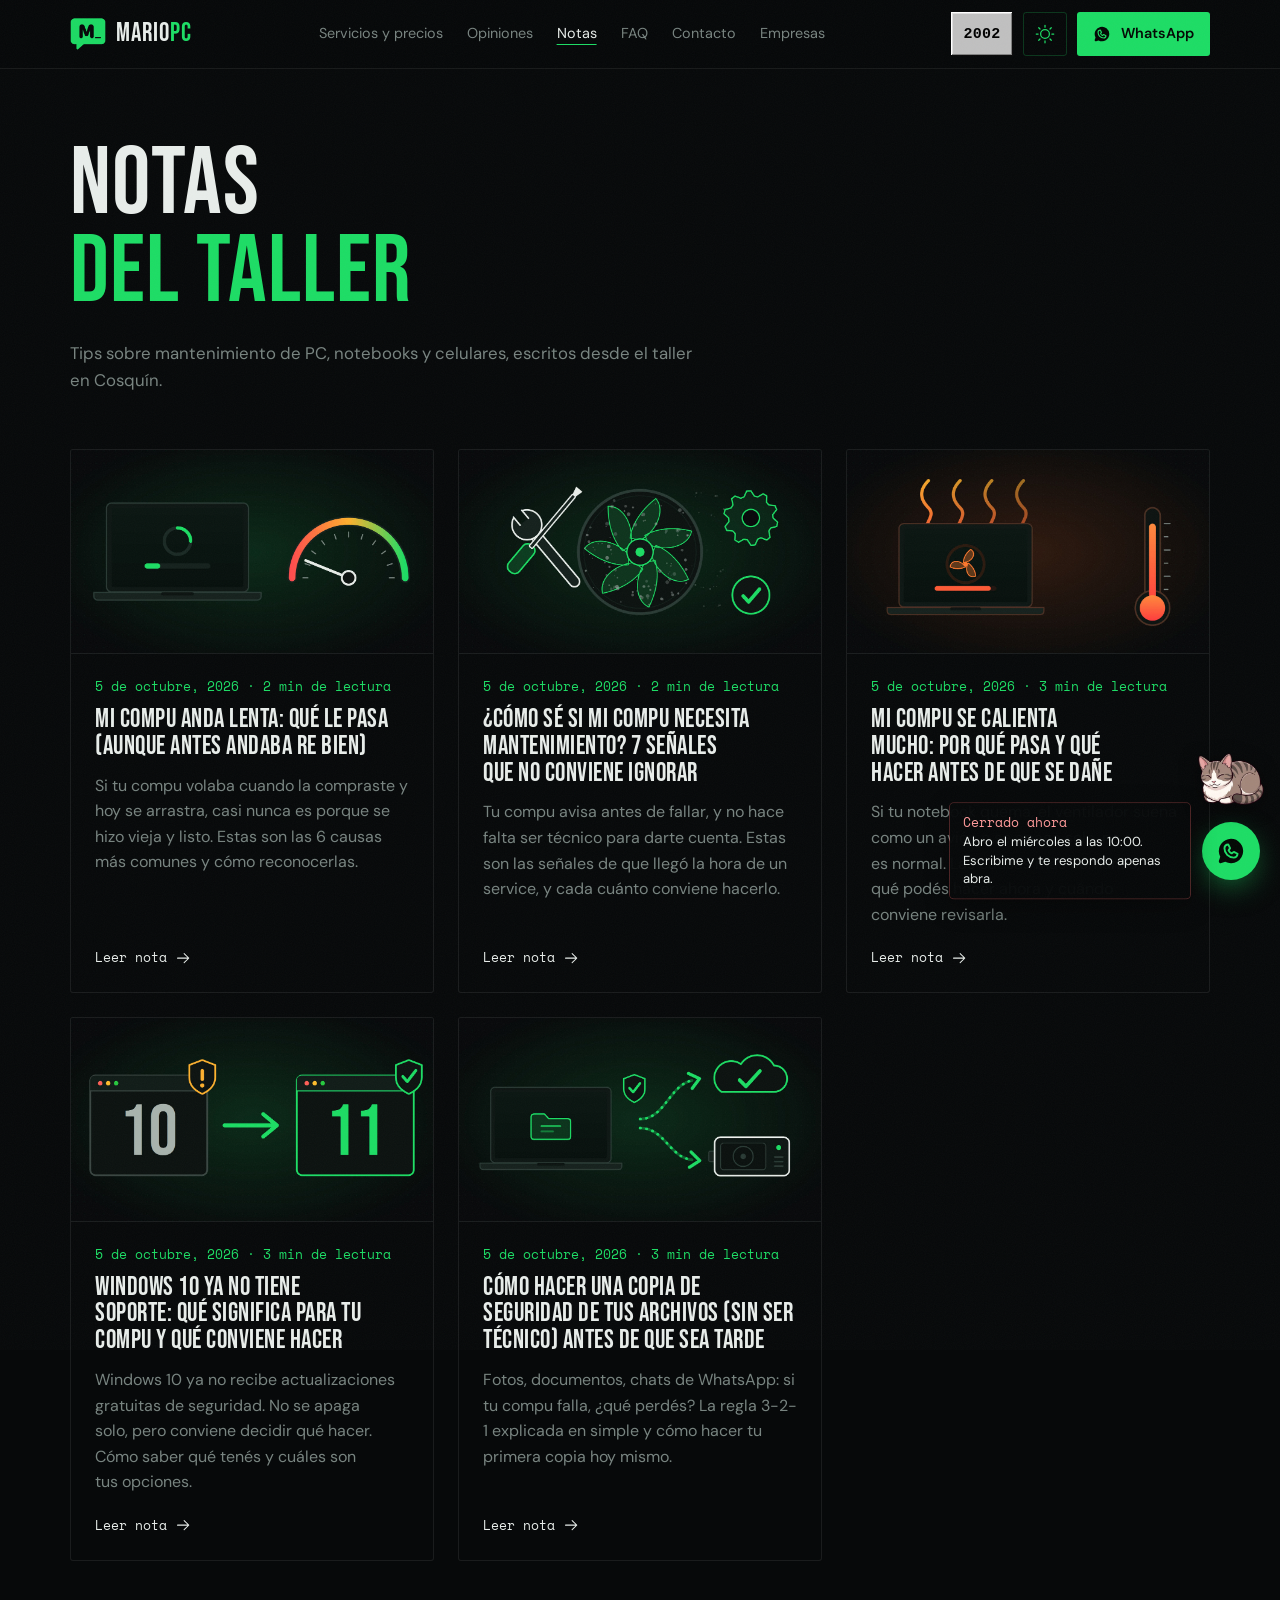
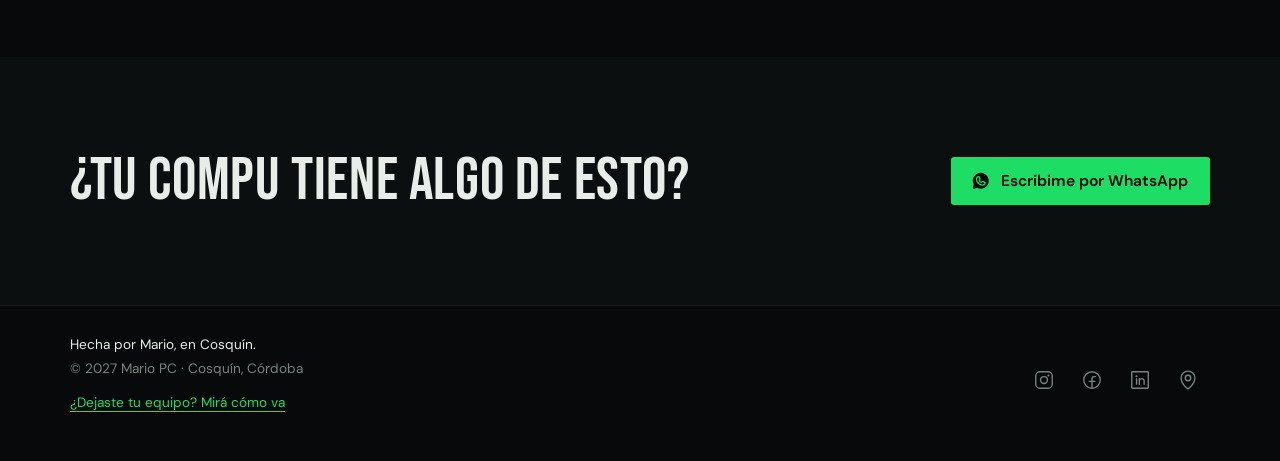
<file: blog.html>
<!DOCTYPE html>
<html lang="es">
<head>
    <meta charset="UTF-8">
    <meta name="viewport" content="width=device-width, initial-scale=1.0">

    <!-- Google tag (gtag.js) -->
    <script async src="https://www.googletagmanager.com/gtag/js?id=G-VBVPJ6H5H5"></script>
    <script>
        window.dataLayer = window.dataLayer || [];
        function gtag(){dataLayer.push(arguments);}
        gtag('js', new Date());
        gtag('config', 'G-VBVPJ6H5H5');
    </script>

    <meta name="description" content="Notas de Mario PC sobre mantenimiento de PC, notebooks y celulares, escritas desde el taller en Cosquín, Córdoba.">
    <link rel="canonical" href="https://www.mariopc.com.ar/blog.html">
    <title>Notas del taller · Mario PC, Cosquín</title>

    <!-- Favicon -->
    <link rel="icon" href="/favicon.ico?v=2" sizes="any">
    <link rel="icon" type="image/png" sizes="32x32" href="/favicon-32x32.png?v=2">
    <link rel="icon" type="image/png" sizes="16x16" href="/favicon-16x16.png?v=2">
    <link rel="apple-touch-icon" href="/apple-touch-icon.png?v=2">
    <link rel="manifest" href="/manifest.json">
    <meta name="theme-color" content="#07090a">
    <script>try{if(localStorage.getItem('mpc-theme')==='light'){document.documentElement.setAttribute('data-theme','light');var m=document.querySelector('meta[name="theme-color"]');if(m)m.content='#f4f6f5'}}catch(e){}</script>
    <script>try{var r=/[?&]retro=([01])/.exec(location.search);if(r)localStorage.setItem('mpc-retro',r[1]);if(r?r[1]==='1':localStorage.getItem('mpc-retro')==='1')document.documentElement.setAttribute('data-retro','')}catch(e){if(/[?&]retro=1/.test(location.search))document.documentElement.setAttribute('data-retro','')}</script>
    <link rel="stylesheet" href="/theme.css?v=3">
    <link rel="stylesheet" href="/site.css?v=3">
    <link rel="stylesheet" href="/pelusa.css?v=4">
    <link rel="stylesheet" href="/retro.css?v=3">

    <!-- Open Graph -->
    <meta property="og:type" content="website">
    <meta property="og:url" content="https://www.mariopc.com.ar/blog.html">
    <meta property="og:site_name" content="Mario PC">
    <meta property="og:locale" content="es_AR">
    <meta property="og:title" content="Notas del taller · Mario PC, Cosquín">
    <meta property="og:description" content="Notas de Mario PC sobre mantenimiento de PC, notebooks y celulares, escritas desde el taller en Cosquín, Córdoba.">
    <meta property="og:image" content="https://www.mariopc.com.ar/og-image.png?v=4">
    <meta property="og:image:width" content="1200">
    <meta property="og:image:height" content="630">

    <!-- Twitter Card -->
    <meta name="twitter:card" content="summary_large_image">
    <meta name="twitter:title" content="Notas del taller · Mario PC, Cosquín">
    <meta name="twitter:description" content="Notas de Mario PC sobre mantenimiento de PC, notebooks y celulares, escritas desde el taller en Cosquín, Córdoba.">
    <meta name="twitter:image" content="https://www.mariopc.com.ar/og-image.png?v=4">

    <link rel="preconnect" href="https://fonts.googleapis.com">
    <link rel="preconnect" href="https://fonts.gstatic.com" crossorigin>
    <link href="https://fonts.googleapis.com/css2?family=Bebas+Neue&family=Space+Mono:ital,wght@0,400;0,700;1,400&family=DM+Sans:opsz,wght@9..40,300;9..40,400;9..40,500;9..40,600&display=swap" rel="stylesheet">

    <style>
        .page-cta-inner { display: flex; flex-wrap: wrap; align-items: center; justify-content: space-between; gap: 24px; }
        .blog-placeholder {
            border: 1px dashed rgba(var(--ink-rgb), 0.15);
            border-radius: 3px;
            padding: 4rem 2.5rem;
            text-align: center;
            max-width: 620px;
            margin: 0 auto;
        }

        .blog-placeholder svg {
            width: 2.2rem;
            height: 2.2rem;
            color: var(--green);
            margin: 0 auto 1.25rem;
            display: block;
        }

        .blog-placeholder-title {
            font-family: var(--font-display);
            font-size: 2rem;
            letter-spacing: 0.02em;
            margin-bottom: 1rem;
        }

        .blog-placeholder p {
            font-size: 0.9rem;
            color: var(--muted);
            line-height: 1.75;
            margin-bottom: 2rem;
        }

        /* Tarjetas de notas */
        .notes-grid {
            display: grid;
            grid-template-columns: repeat(3, 1fr);
            gap: 1.5rem;
        }

        .note-card {
            border: 1px solid rgba(var(--ink-rgb), 0.08);
            border-radius: 3px;
            overflow: hidden;
            background: var(--bg);
            transition: border-color 0.2s, transform 0.2s;
        }

        .note-card:hover,
        .note-card:focus-within {
            border-color: var(--green-border);
            transform: translateY(-2px);
        }

        .note-card-link {
            display: flex;
            flex-direction: column;
            height: 100%;
            color: inherit;
            text-decoration: none;
        }

        .note-card-link:focus-visible {
            outline: 2px solid var(--green);
            outline-offset: -2px;
        }

        .note-card-media {
            aspect-ratio: 16 / 9;
            overflow: hidden;
            background: var(--bg-alt);
            border-bottom: 1px solid rgba(var(--ink-rgb), 0.06);
        }

        .note-card-media img {
            width: 100%;
            height: 100%;
            object-fit: cover;
            display: block;
            transition: transform 0.4s;
        }

        .note-card:hover .note-card-media img { transform: scale(1.03); }

        .note-card-fallback {
            width: 100%;
            height: 100%;
            display: flex;
            align-items: center;
            justify-content: center;
            background: var(--green-dim);
        }

        .note-card-fallback svg {
            width: 2.5rem;
            height: 2.5rem;
            color: var(--green);
            opacity: 0.8;
        }

        .note-card-body {
            display: flex;
            flex-direction: column;
            flex: 1;
            padding: 1.4rem 1.5rem 1.5rem;
        }

        .note-card-meta {
            font-family: var(--font-mono);
            font-size: 0.8125rem;
            color: var(--green);
            margin-bottom: 0.6rem;
        }

        .note-card-title {
            font-family: var(--font-display);
            font-weight: 400;
            font-size: 1.6rem;
            line-height: 1.05;
            letter-spacing: 0.02em;
            color: var(--white);
            margin-bottom: 0.75rem;
        }

        .note-card-excerpt {
            font-size: 1rem;
            color: var(--muted);
            line-height: 1.6;
            margin-bottom: 1.25rem;
        }

        .note-card-more {
            margin-top: auto;
            display: inline-flex;
            align-items: center;
            gap: 0.5rem;
            font-family: var(--font-mono);
            font-size: 0.8125rem;
            color: var(--white);
            transition: color 0.2s;
        }

        .note-card:hover .note-card-more { color: var(--green); }

        .note-missing {
            text-align: center;
            color: var(--muted);
            font-size: 0.95rem;
            line-height: 1.7;
            margin-bottom: 2.5rem;
        }

        /* Nota completa */
        .note-section {
            position: relative;
            z-index: 1;
            padding: 56px 20px 90px;
        }

        .note-article {
            max-width: 760px;
            margin: 0 auto;
        }

        .note-back {
            display: inline-flex;
            align-items: center;
            gap: 0.5rem;
            font-family: var(--font-mono);
            font-size: 0.8125rem;
            color: var(--muted);
            text-decoration: none;
            margin-bottom: 2rem;
            transition: color 0.2s;
        }

        .note-back:hover { color: var(--green); }

        .note-back-bottom {
            margin: 2.5rem 0 0;
        }

        .note-meta {
            font-family: var(--font-mono);
            font-size: 0.8125rem;
            color: var(--green);
            margin-bottom: 0.9rem;
        }

        .note-title {
            font-family: var(--font-display);
            font-weight: 400;
            font-size: clamp(2.6rem, 6vw, 4.5rem);
            line-height: 0.95;
            letter-spacing: 0.01em;
            margin-bottom: 1.5rem;
        }

        .note-byline {
            display: flex;
            align-items: center;
            gap: 0.85rem;
            margin-bottom: 2rem;
            padding-bottom: 1.75rem;
            border-bottom: 1px solid rgba(var(--ink-rgb), 0.06);
        }

        .note-avatar {
            width: 44px;
            height: 44px;
            flex-shrink: 0;
            border-radius: 50%;
            object-fit: cover;
            border: 1px solid var(--green-border);
            background: var(--bg-alt);
        }

        .note-avatar-fallback {
            display: flex;
            align-items: center;
            justify-content: center;
            font-family: var(--font-display);
            font-size: 1.4rem;
            color: var(--green);
        }

        .note-author {
            font-size: 0.95rem;
            font-weight: 500;
            color: var(--white);
        }

        .note-author-role {
            font-size: 0.8125rem;
            color: var(--muted);
        }

        .note-cover {
            width: 100%;
            aspect-ratio: 16 / 9;
            object-fit: cover;
            display: block;
            border-radius: 3px;
            border: 1px solid rgba(var(--ink-rgb), 0.08);
            margin-bottom: 2.5rem;
        }

        .note-body {
            font-size: 1.02rem;
            line-height: 1.85;
            color: rgba(var(--white-rgb), 0.86);
        }

        .note-body p { margin-bottom: 1.4rem; }

        .note-body h2 {
            font-family: var(--font-display);
            font-weight: 400;
            font-size: 2.1rem;
            line-height: 1.05;
            letter-spacing: 0.02em;
            color: var(--white);
            margin: 2.75rem 0 1rem;
        }

        .note-body h3 {
            font-family: var(--font-display);
            font-weight: 400;
            font-size: 1.55rem;
            line-height: 1.1;
            letter-spacing: 0.02em;
            color: var(--white);
            margin: 2rem 0 0.75rem;
        }

        .note-body ul {
            list-style: none;
            margin: 0 0 1.4rem;
        }

        .note-body li {
            position: relative;
            padding-left: 1.2rem;
            margin-bottom: 0.5rem;
        }

        .note-body li::before {
            content: '';
            position: absolute;
            left: 0;
            top: 0.78em;
            width: 6px;
            height: 6px;
            border-radius: 1px;
            background: var(--green-fill);
        }

        .note-body a {
            color: var(--green);
            text-underline-offset: 3px;
        }

        .note-body strong {
            color: var(--white);
            font-weight: 600;
        }

        .note-cta {
            margin-top: 3rem;
            padding: 1.75rem;
            border: 1px solid var(--green-border);
            border-radius: 3px;
            background: var(--green-dim);
            display: flex;
            align-items: center;
            justify-content: space-between;
            gap: 1.5rem;
            flex-wrap: wrap;
        }

        .note-cta-text {
            display: flex;
            flex-direction: column;
            gap: 0.3rem;
            max-width: 420px;
        }

        .note-cta-text strong {
            font-size: 1.05rem;
            font-weight: 500;
            color: var(--white);
        }

        .note-cta-text span {
            font-size: 0.88rem;
            color: var(--muted);
            line-height: 1.6;
        }

        @media (max-width: 960px) {
            .notes-grid { grid-template-columns: repeat(2, 1fr); }
        }

        @media (max-width: 600px) {
            .notes-grid { grid-template-columns: 1fr; }
            .note-section { padding: 40px 20px 70px; }
            .note-cta { flex-direction: column; align-items: flex-start; }
        }

        @media (prefers-reduced-motion: reduce) {
            .note-card, .note-card-media img { transition: none; }
            .note-card:hover, .note-card:hover .note-card-media img { transform: none; }
        }

    </style>
<script src="horario.js?v=6" defer></script>
</head>
<body>

<svg xmlns="http://www.w3.org/2000/svg" style="display:none">
<symbol id="i-arrow-left" viewBox="0 0 256 256"><path fill="currentColor" d="M224 128a8 8 0 0 1-8 8H59.31l58.35 58.34a8 8 0 0 1-11.32 11.32l-72-72a8 8 0 0 1 0-11.32l72-72a8 8 0 0 1 11.32 11.32L59.31 120H216a8 8 0 0 1 8 8"/></symbol>
<symbol id="i-arrow-right" viewBox="0 0 256 256"><path fill="currentColor" d="m221.66 133.66l-72 72a8 8 0 0 1-11.32-11.32L196.69 136H40a8 8 0 0 1 0-16h156.69l-58.35-58.34a8 8 0 0 1 11.32-11.32l72 72a8 8 0 0 1 0 11.32"/></symbol>
<symbol id="i-arrow-up" viewBox="0 0 256 256"><path fill="currentColor" d="M205.66 117.66a8 8 0 0 1-11.32 0L136 59.31V216a8 8 0 0 1-16 0V59.31l-58.34 58.35a8 8 0 0 1-11.32-11.32l72-72a8 8 0 0 1 11.32 0l72 72a8 8 0 0 1 0 11.32"/></symbol>
<symbol id="i-facebook-logo" viewBox="0 0 256 256"><path fill="currentColor" d="M128 24a104 104 0 1 0 104 104A104.11 104.11 0 0 0 128 24m8 191.63V152h24a8 8 0 0 0 0-16h-24v-24a16 16 0 0 1 16-16h16a8 8 0 0 0 0-16h-16a32 32 0 0 0-32 32v24H96a8 8 0 0 0 0 16h24v63.63a88 88 0 1 1 16 0"/></symbol>
<symbol id="i-instagram-logo" viewBox="0 0 256 256"><path fill="currentColor" d="M128 80a48 48 0 1 0 48 48a48.05 48.05 0 0 0-48-48m0 80a32 32 0 1 1 32-32a32 32 0 0 1-32 32m48-136H80a56.06 56.06 0 0 0-56 56v96a56.06 56.06 0 0 0 56 56h96a56.06 56.06 0 0 0 56-56V80a56.06 56.06 0 0 0-56-56m40 152a40 40 0 0 1-40 40H80a40 40 0 0 1-40-40V80a40 40 0 0 1 40-40h96a40 40 0 0 1 40 40ZM192 76a12 12 0 1 1-12-12a12 12 0 0 1 12 12"/></symbol>
<symbol id="i-linkedin-logo" viewBox="0 0 256 256"><path fill="currentColor" d="M216 24H40a16 16 0 0 0-16 16v176a16 16 0 0 0 16 16h176a16 16 0 0 0 16-16V40a16 16 0 0 0-16-16m0 192H40V40h176zM96 112v64a8 8 0 0 1-16 0v-64a8 8 0 0 1 16 0m88 28v36a8 8 0 0 1-16 0v-36a20 20 0 0 0-40 0v36a8 8 0 0 1-16 0v-64a8 8 0 0 1 15.79-1.78A36 36 0 0 1 184 140m-84-56a12 12 0 1 1-12-12a12 12 0 0 1 12 12"/></symbol>
<symbol id="i-list" viewBox="0 0 256 256"><path fill="currentColor" d="M224 128a8 8 0 0 1-8 8H40a8 8 0 0 1 0-16h176a8 8 0 0 1 8 8M40 72h176a8 8 0 0 0 0-16H40a8 8 0 0 0 0 16m176 112H40a8 8 0 0 0 0 16h176a8 8 0 0 0 0-16"/></symbol>
<symbol id="i-map-pin" viewBox="0 0 256 256"><path fill="currentColor" d="M128 64a40 40 0 1 0 40 40a40 40 0 0 0-40-40m0 64a24 24 0 1 1 24-24a24 24 0 0 1-24 24m0-112a88.1 88.1 0 0 0-88 88c0 31.4 14.51 64.68 42 96.25a254.2 254.2 0 0 0 41.45 38.3a8 8 0 0 0 9.18 0a254.2 254.2 0 0 0 41.37-38.3c27.45-31.57 42-64.85 42-96.25a88.1 88.1 0 0 0-88-88m0 206c-16.53-13-72-60.75-72-118a72 72 0 0 1 144 0c0 57.23-55.47 105-72 118"/></symbol>
<symbol id="i-moon" viewBox="0 0 256 256"><path fill="currentColor" d="M233.54 142.23a8 8 0 0 0-8-2a88.08 88.08 0 0 1-109.8-109.8a8 8 0 0 0-10-10a104.84 104.84 0 0 0-52.91 37A104 104 0 0 0 136 224a103.1 103.1 0 0 0 62.52-20.88a104.84 104.84 0 0 0 37-52.91a8 8 0 0 0-1.98-7.98m-44.64 48.11A88 88 0 0 1 65.66 67.11a89 89 0 0 1 31.4-26A106 106 0 0 0 96 56a104.11 104.11 0 0 0 104 104a106 106 0 0 0 14.92-1.06a89 89 0 0 1-26.02 31.4"/></symbol>
<symbol id="i-notepad" viewBox="0 0 256 256"><path fill="currentColor" d="M168 128a8 8 0 0 1-8 8H96a8 8 0 0 1 0-16h64a8 8 0 0 1 8 8m-8 24H96a8 8 0 0 0 0 16h64a8 8 0 0 0 0-16m56-112v160a32 32 0 0 1-32 32H72a32 32 0 0 1-32-32V40a8 8 0 0 1 8-8h24v-8a8 8 0 0 1 16 0v8h32v-8a8 8 0 0 1 16 0v8h32v-8a8 8 0 0 1 16 0v8h24a8 8 0 0 1 8 8m-16 8h-16v8a8 8 0 0 1-16 0v-8h-32v8a8 8 0 0 1-16 0v-8H88v8a8 8 0 0 1-16 0v-8H56v152a16 16 0 0 0 16 16h112a16 16 0 0 0 16-16Z"/></symbol>
<symbol id="i-sun" viewBox="0 0 256 256"><path fill="currentColor" d="M120 40V16a8 8 0 0 1 16 0v24a8 8 0 0 1-16 0m72 88a64 64 0 1 1-64-64a64.07 64.07 0 0 1 64 64m-16 0a48 48 0 1 0-48 48a48.05 48.05 0 0 0 48-48M58.34 69.66a8 8 0 0 0 11.32-11.32l-16-16a8 8 0 0 0-11.32 11.32Zm0 116.68l-16 16a8 8 0 0 0 11.32 11.32l16-16a8 8 0 0 0-11.32-11.32M192 72a8 8 0 0 0 5.66-2.34l16-16a8 8 0 0 0-11.32-11.32l-16 16A8 8 0 0 0 192 72m5.66 114.34a8 8 0 0 0-11.32 11.32l16 16a8 8 0 0 0 11.32-11.32ZM48 128a8 8 0 0 0-8-8H16a8 8 0 0 0 0 16h24a8 8 0 0 0 8-8m80 80a8 8 0 0 0-8 8v24a8 8 0 0 0 16 0v-24a8 8 0 0 0-8-8m112-88h-24a8 8 0 0 0 0 16h24a8 8 0 0 0 0-16"/></symbol>
<symbol id="i-whatsapp-logo-fill" viewBox="0 0 256 256"><path fill="currentColor" d="m152.58 145.23l23 11.48A24 24 0 0 1 152 176a72.08 72.08 0 0 1-72-72a24 24 0 0 1 19.29-23.54l11.48 23L101 118a8 8 0 0 0-.73 7.51a56.47 56.47 0 0 0 30.15 30.15A8 8 0 0 0 138 155ZM232 128a104 104 0 0 1-152.88 91.82l-34.05 11.35a16 16 0 0 1-20.24-20.24l11.35-34.05A104 104 0 1 1 232 128m-40 24a8 8 0 0 0-4.42-7.16l-32-16a8 8 0 0 0-8 .5l-14.69 9.8a40.55 40.55 0 0 1-16-16l9.8-14.69a8 8 0 0 0 .5-8l-16-32A8 8 0 0 0 104 64a40 40 0 0 0-40 40a88.1 88.1 0 0 0 88 88a40 40 0 0 0 40-40"/></symbol>
<symbol id="i-x" viewBox="0 0 256 256"><path fill="currentColor" d="M205.66 194.34a8 8 0 0 1-11.32 11.32L128 139.31l-66.34 66.35a8 8 0 0 1-11.32-11.32L116.69 128L50.34 61.66a8 8 0 0 1 11.32-11.32L128 116.69l66.34-66.35a8 8 0 0 1 11.32 11.32L139.31 128Z"/></symbol>
</svg>

<div class="grain"></div>

<nav class="top" aria-label="Principal">
    <div class="wrap">
        <div class="nav-inner">
            <a href="./" class="nav-logo">
                <img src="logo.png?v=2" alt="Mario PC" width="38" height="38">
                <span class="nav-logo-text">Mario<em>PC</em></span>
            </a>

            <ul class="nav-links">
                <li><a href="./#precios">Servicios y precios</a></li>
                <li><a href="./#opiniones">Opiniones</a></li>
                <li><a href="blog.html" aria-current="page">Notas</a></li>
                <li><a href="faq.html">FAQ</a></li>
                <li><a href="./#contacto">Contacto</a></li>
                <li><a href="empresas.html">Empresas</a></li>
            </ul>

            <div class="nav-actions">
                <button type="button" class="retro-toggle" aria-pressed="false" aria-label="Activar modo 2002" title="Modo 2002"><span class="retro-toggle-text">2002</span></button>
                <button type="button" class="theme-toggle" aria-pressed="false" aria-label="Activar modo claro" title="Modo claro"><svg class="i" aria-hidden="true"><use href="#i-sun"/></svg></button>
                <a href="https://wa.me/5491123999259" target="_blank" rel="noopener noreferrer" class="btn btn-primary nav-cta">
                    <svg class="i" aria-hidden="true"><use href="#i-whatsapp-logo-fill"/></svg>WhatsApp
                </a>
                <button type="button" class="hamburger" id="hamburger" aria-expanded="false" aria-controls="mobileMenu" aria-label="Abrir menú">
                    <svg class="i" aria-hidden="true"><use href="#i-list"/></svg>
                </button>
            </div>
        </div>

        <div class="mobile-menu" id="mobileMenu">
            <a href="./#precios">Servicios y precios</a>
            <a href="./#opiniones">Opiniones</a>
            <a href="blog.html" aria-current="page">Notas</a>
            <a href="faq.html">Preguntas frecuentes</a>
            <a href="./#contacto">Contacto</a>
            <a href="empresas.html">Empresas</a>
            <a class="wa" href="https://wa.me/5491123999259" target="_blank" rel="noopener noreferrer">
                <svg class="i" aria-hidden="true"><use href="#i-whatsapp-logo-fill"/></svg>WhatsApp
            </a>
        </div>
    </div>
</nav>

<main>

<section class="page-hero" id="blogHero">
    <div class="wrap">
        <h1 class="display">Notas<br><span class="green">del taller</span></h1>
        <p class="lead">Tips sobre mantenimiento de PC, notebooks y celulares, escritos desde el taller en Cosquín.</p>
    </div>
</section>

<section class="band" id="blogList" style="padding-top: 0">
    <div class="wrap">
        <div class="blog-placeholder" id="blogPlaceholder">
            <svg class="i" aria-hidden="true"><use href="#i-notepad"/></svg>
            <h2 class="blog-placeholder-title">Muy pronto</h2>
            <p>Estoy preparando las primeras notas: tips de mantenimiento, señales de que tu PC necesita un service y respuestas a las dudas más comunes. Mientras tanto, si tenés una consulta, escribime por WhatsApp.</p>
            <a href="https://wa.me/5491123999259" target="_blank" rel="noopener noreferrer" class="btn btn-primary"><svg class="i" aria-hidden="true"><use href="#i-whatsapp-logo-fill"/></svg>Escribir al WhatsApp</a>
        </div>
        <div class="notes-grid" id="blogPostsGrid"></div>
    </div>
</section>

<section class="note-section" id="noteView" hidden></section>

<section class="band alt page-cta" id="blogCta">
    <div class="wrap page-cta-inner">
        <h2 class="display h2">¿Tu compu tiene algo de esto?</h2>
        <a href="https://wa.me/5491123999259" target="_blank" rel="noopener noreferrer" class="btn btn-primary"><svg class="i" aria-hidden="true"><use href="#i-whatsapp-logo-fill"/></svg>Escribime por WhatsApp</a>
    </div>
</section>

</main>

<footer>
    <div class="wrap foot">
        <div class="foot-text">
            <span class="footer-made">Hecha por Mario, en Cosquín.</span>
            <span class="footer-copy">© 2027 Mario PC · Cosquín, Córdoba</span>
            <a href="estado.html" class="footer-estado">¿Dejaste tu equipo? Mirá cómo va</a>
        </div>
        <div class="footer-socials">
            <a href="https://www.instagram.com/mariopc.com.ar/" target="_blank" rel="noopener noreferrer" class="footer-social" aria-label="Instagram"><svg class="i" aria-hidden="true"><use href="#i-instagram-logo"/></svg></a>
            <a href="https://www.facebook.com/mariopc.com.ar/" target="_blank" rel="noopener noreferrer" class="footer-social" aria-label="Facebook"><svg class="i" aria-hidden="true"><use href="#i-facebook-logo"/></svg></a>
            <a href="https://www.linkedin.com/company/mario-pc/" target="_blank" rel="noopener noreferrer" class="footer-social" aria-label="LinkedIn"><svg class="i" aria-hidden="true"><use href="#i-linkedin-logo"/></svg></a>
            <a href="https://maps.app.goo.gl/NZ7zbYxNTpa6Mxpr6" target="_blank" rel="noopener noreferrer" class="footer-social" aria-label="Google Maps"><svg class="i" aria-hidden="true"><use href="#i-map-pin"/></svg></a>
        </div>
    </div>
</footer>

<a href="https://wa.me/5491123999259?text=Hola%20Mario%2C%20quiero%20hacer%20una%20consulta" target="_blank" rel="noopener noreferrer" class="whatsapp-float" aria-label="Escribir por WhatsApp">
    <svg class="i" aria-hidden="true"><use href="#i-whatsapp-logo-fill"/></svg>
</a>

<button type="button" class="back-to-top" id="backToTop" aria-label="Volver arriba">
    <svg class="i" aria-hidden="true"><use href="#i-arrow-up"/></svg>
</button>

<script src="blog-posts.js"></script>
<script src="blog-lib.js?v=2"></script>
<script>
    // Blog: listado y nota completa
    // Las notas se cargan en blog-posts.js. Una nota se abre con blog.html?nota=identificador
    (function () {
        if (typeof MarioBlog === 'undefined') return;

        const hero = document.getElementById('blogHero');
        const listSection = document.getElementById('blogList');
        const placeholder = document.getElementById('blogPlaceholder');
        const grid = document.getElementById('blogPostsGrid');
        const noteView = document.getElementById('noteView');
        const cta = document.getElementById('blogCta');
        if (!grid || !noteView) return;

        const list = MarioBlog.posts();
        const slug = new URLSearchParams(location.search).get('nota');
        const note = slug ? MarioBlog.find(slug) : null;

        // Nota completa
        if (note) {
            hero.hidden = true;
            listSection.hidden = true;
            if (cta) cta.hidden = true;

            noteView.innerHTML = MarioBlog.articleHTML(note);
            noteView.hidden = false;
            MarioBlog.wireAvatars(noteView);

            MarioBlog.setHead({
                title: note.title + ' · Mario PC, Cosquín',
                description: MarioBlog.excerptOf(note),
                url: MarioBlog.absUrl(note),
                type: 'article',
                image: note.image ? MarioBlog.absAsset(note.image) : ''
            });
            MarioBlog.injectJsonLd('ld-post', Object.assign({ '@context': 'https://schema.org' }, MarioBlog.postSchema(note)));
            return;
        }

        // Link a una nota que no existe: no se indexa
        if (slug) MarioBlog.noindex();

        // Sin notas: queda el cartel "Muy pronto"
        if (!list.length) return;

        if (placeholder) placeholder.style.display = 'none';
        if (slug) {
            grid.insertAdjacentHTML('beforebegin',
                '<p class="note-missing">No encontré esa nota. Quizás el link cambió. Acá están todas:</p>');
        }
        grid.innerHTML = list.map(post => MarioBlog.cardHTML(post, 2)).join('');
        MarioBlog.injectJsonLd('ld-blog', MarioBlog.blogSchema(list));
    })();
</script>

<script src="/site.js?v=3"></script>
<script src="/theme.js?v=4" defer></script>
<script src="/retro.js?v=3" defer></script>
<script src="/pelusa.js?v=4" defer></script>
</body>
</html>
</file>
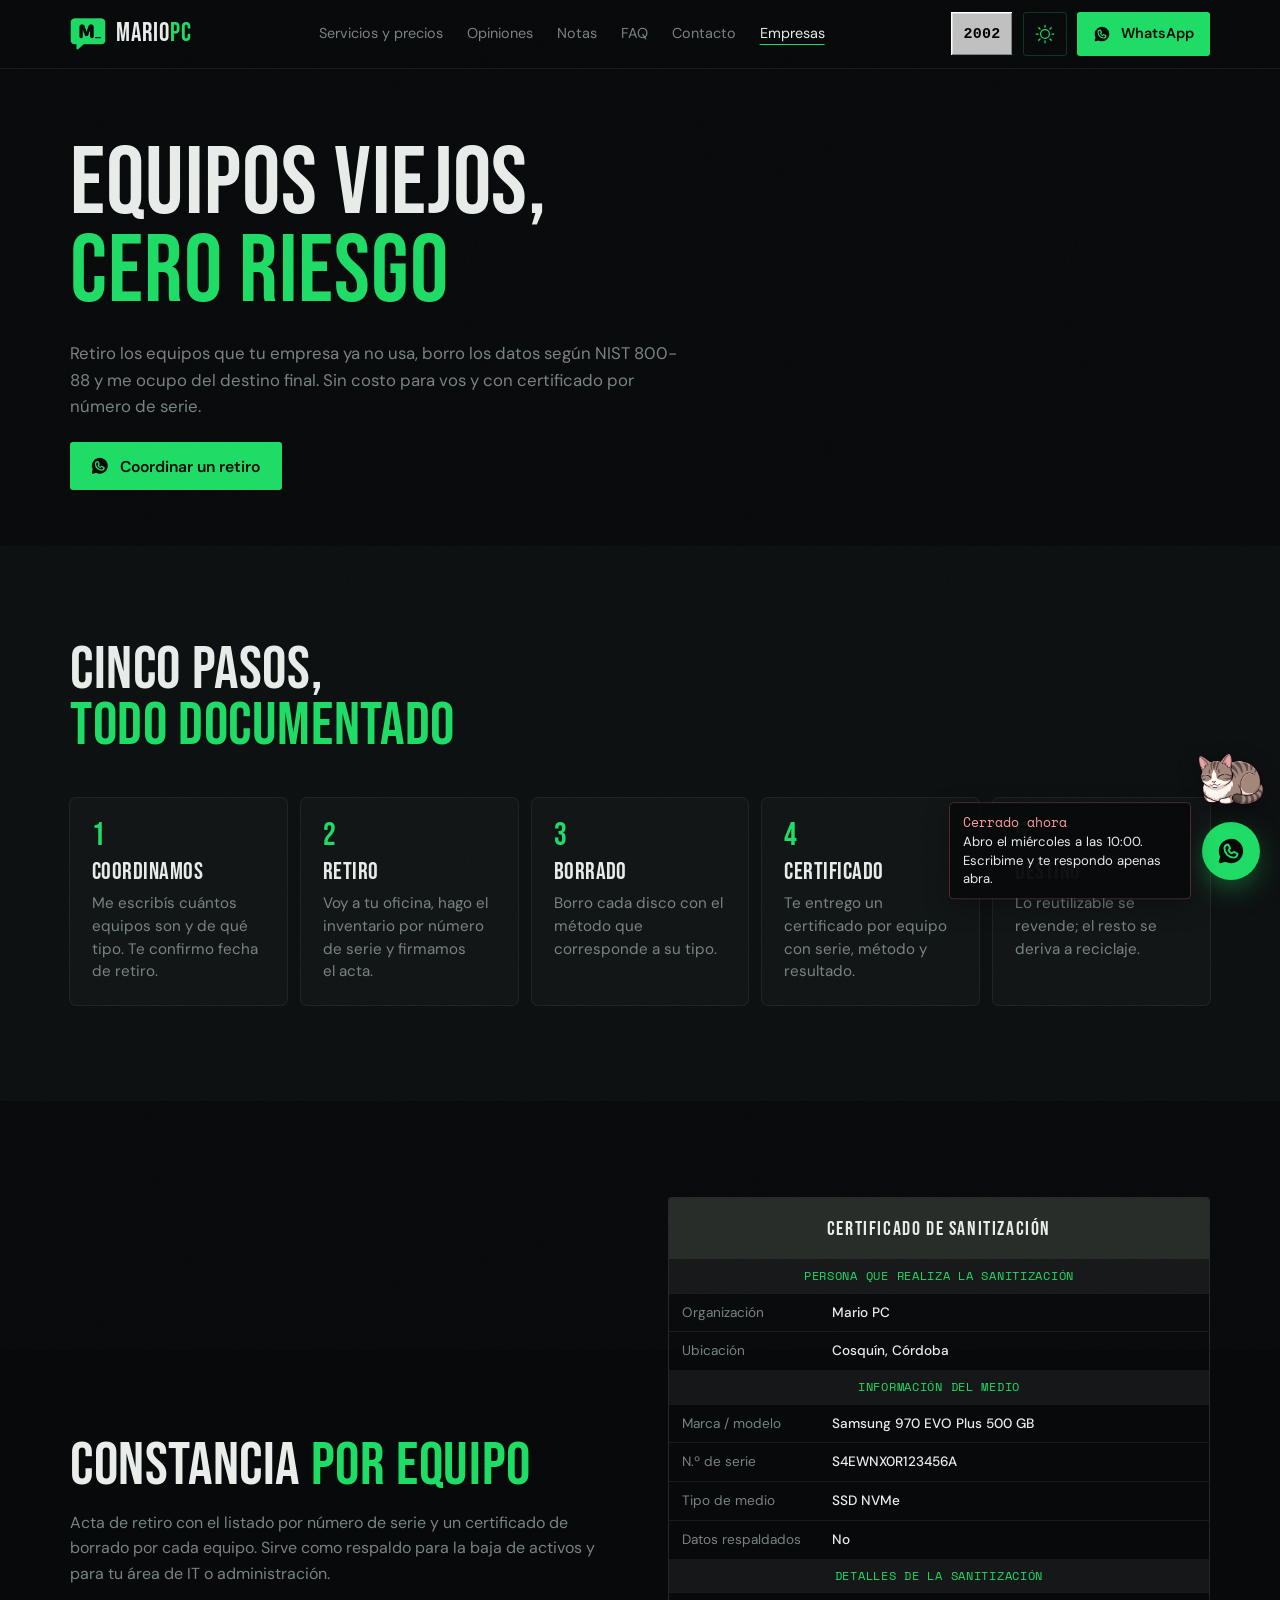
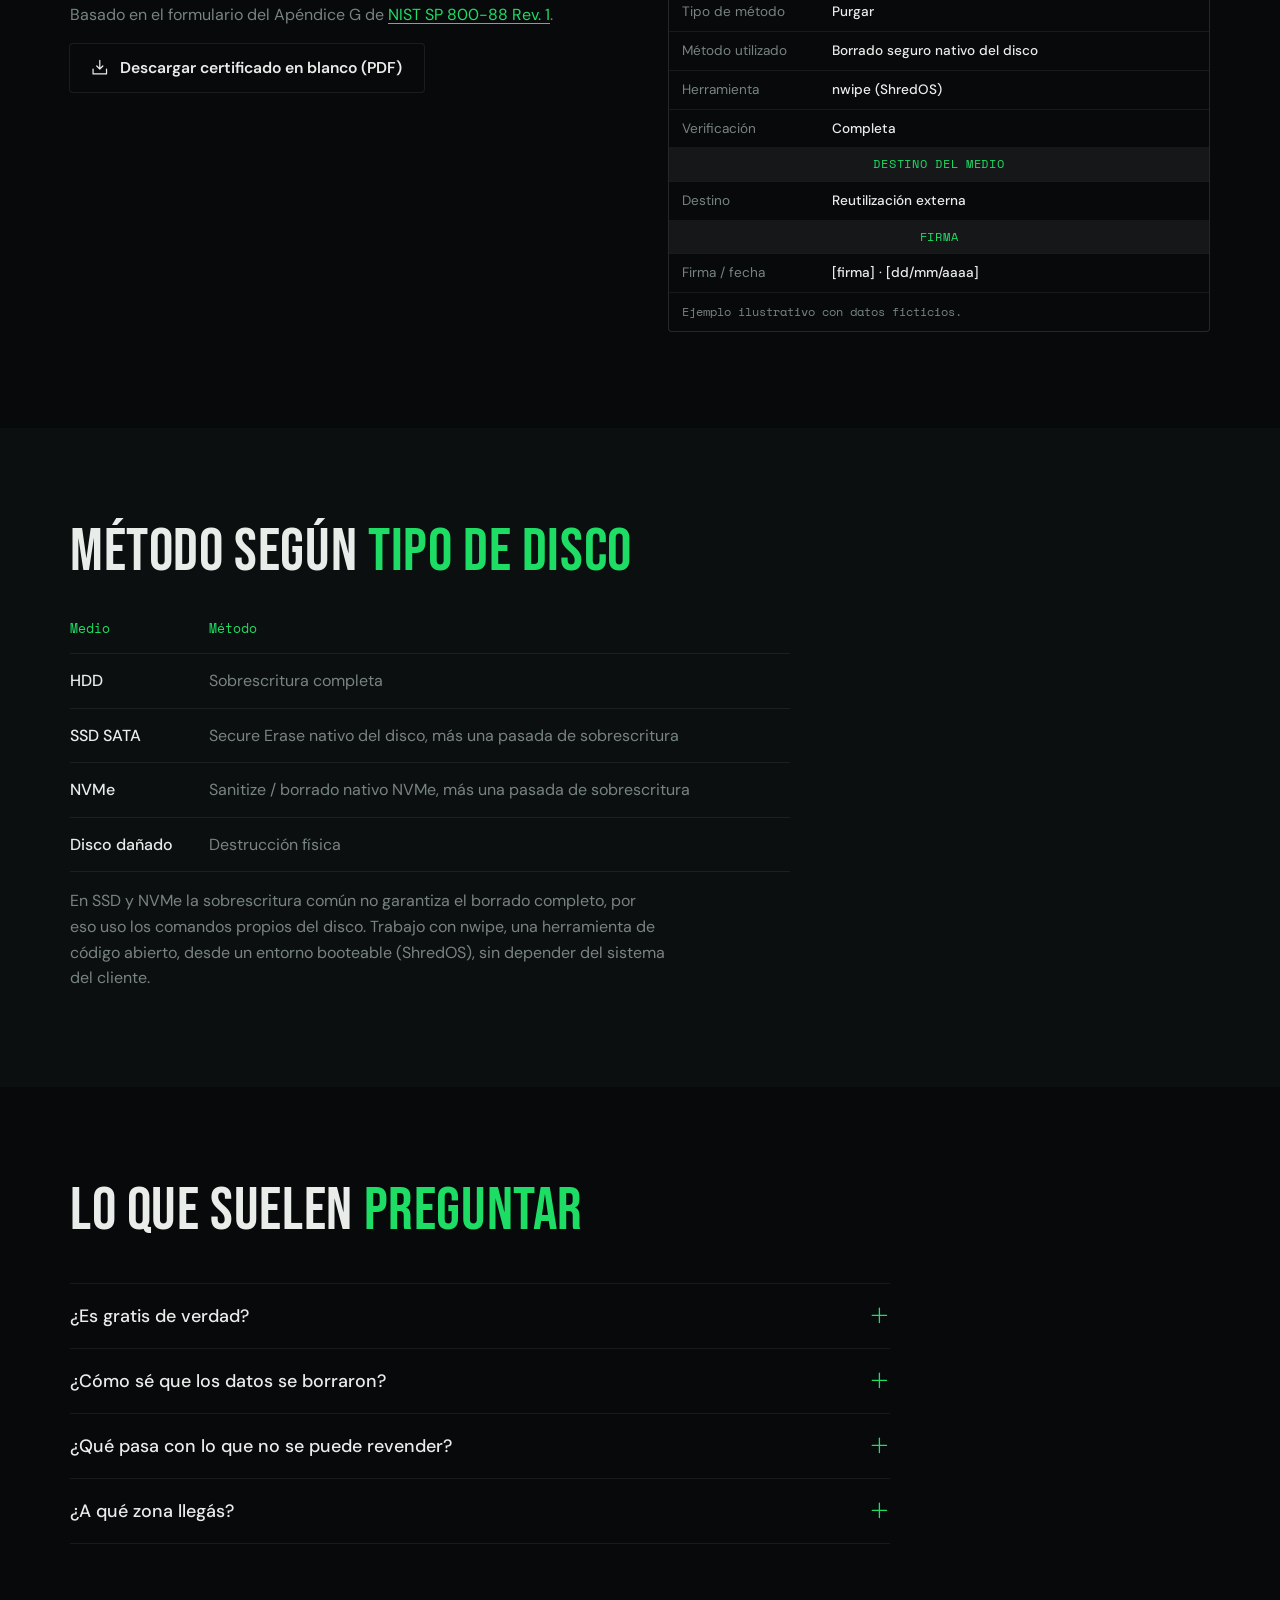
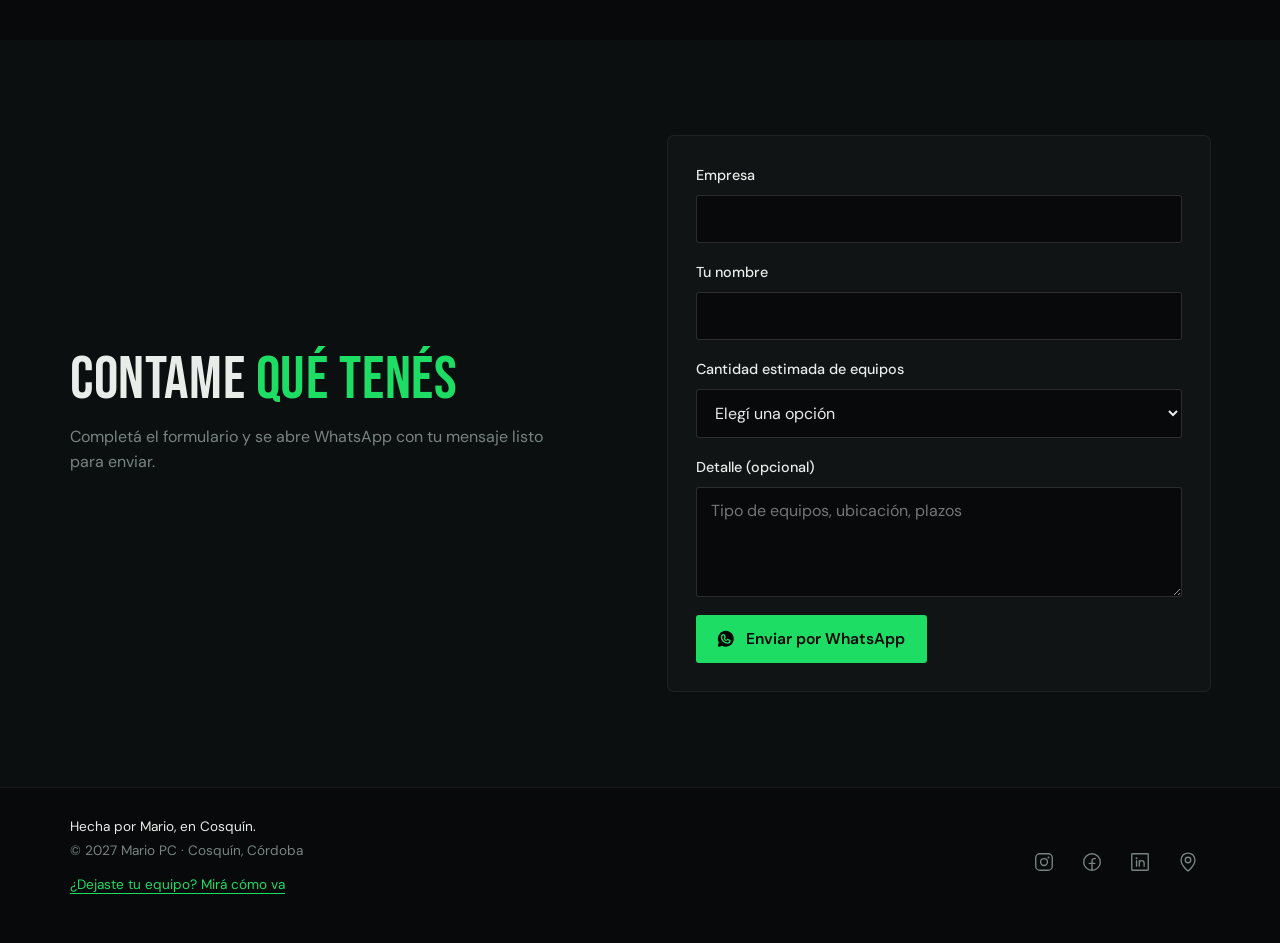
<file: empresas.html>
<!DOCTYPE html>
<html lang="es">
<head>
    <meta charset="UTF-8">
    <meta name="viewport" content="width=device-width, initial-scale=1.0">

    <!-- Google tag (gtag.js) -->
    <script async src="https://www.googletagmanager.com/gtag/js?id=G-VBVPJ6H5H5"></script>
    <script>
        window.dataLayer = window.dataLayer || [];
        function gtag(){dataLayer.push(arguments);}
        gtag('js', new Date());
        gtag('config', 'G-VBVPJ6H5H5');
    </script>

    <meta name="description" content="Retiro de equipos informáticos en desuso para empresas del valle de Punilla: borrado de datos según NIST 800-88, certificado por número de serie y disposición responsable. Sin costo para la empresa.">
    <link rel="canonical" href="https://www.mariopc.com.ar/empresas.html">
    <title>Retiro y borrado seguro de equipos para empresas · Mario PC, Cosquín</title>

    <!-- Favicon -->
    <link rel="icon" href="/favicon.ico?v=2" sizes="any">
    <link rel="icon" type="image/png" sizes="32x32" href="/favicon-32x32.png?v=2">
    <link rel="icon" type="image/png" sizes="16x16" href="/favicon-16x16.png?v=2">
    <link rel="apple-touch-icon" href="/apple-touch-icon.png?v=2">
    <link rel="manifest" href="/manifest.json">
    <meta name="theme-color" content="#07090a">
    <script>try{if(localStorage.getItem('mpc-theme')==='light'){document.documentElement.setAttribute('data-theme','light');var m=document.querySelector('meta[name="theme-color"]');if(m)m.content='#f4f6f5'}}catch(e){}</script>
    <script>try{var r=/[?&]retro=([01])/.exec(location.search);if(r)localStorage.setItem('mpc-retro',r[1]);if(r?r[1]==='1':localStorage.getItem('mpc-retro')==='1')document.documentElement.setAttribute('data-retro','')}catch(e){if(/[?&]retro=1/.test(location.search))document.documentElement.setAttribute('data-retro','')}</script>
    <link rel="stylesheet" href="/theme.css?v=3">
    <link rel="stylesheet" href="/site.css?v=3">
    <link rel="stylesheet" href="/pelusa.css?v=4">
    <link rel="stylesheet" href="/retro.css?v=3">

    <!-- Open Graph -->
    <meta property="og:type" content="website">
    <meta property="og:url" content="https://www.mariopc.com.ar/empresas.html">
    <meta property="og:site_name" content="Mario PC">
    <meta property="og:locale" content="es_AR">
    <meta property="og:title" content="Retiro y borrado seguro de equipos para empresas · Mario PC, Cosquín">
    <meta property="og:description" content="Retiro de equipos informáticos en desuso para empresas del valle de Punilla: borrado de datos según NIST 800-88, certificado por número de serie y disposición responsable. Sin costo para la empresa.">
    <meta property="og:image" content="https://www.mariopc.com.ar/og-image.png?v=4">
    <meta property="og:image:width" content="1200">
    <meta property="og:image:height" content="630">

    <!-- Twitter Card -->
    <meta name="twitter:card" content="summary_large_image">
    <meta name="twitter:title" content="Retiro y borrado seguro de equipos para empresas · Mario PC, Cosquín">
    <meta name="twitter:description" content="Retiro de equipos informáticos en desuso para empresas del valle de Punilla: borrado de datos según NIST 800-88, certificado por número de serie y disposición responsable. Sin costo para la empresa.">
    <meta name="twitter:image" content="https://www.mariopc.com.ar/og-image.png?v=4">

    <link rel="preconnect" href="https://fonts.googleapis.com">
    <link rel="preconnect" href="https://fonts.gstatic.com" crossorigin>
    <link href="https://fonts.googleapis.com/css2?family=Bebas+Neue&family=Space+Mono:ital,wght@0,400;0,700;1,400&family=DM+Sans:opsz,wght@9..40,300;9..40,400;9..40,500;9..40,600&display=swap" rel="stylesheet">


    <script type="application/ld+json">{"@context": "https://schema.org", "@graph": [{"@type": "Service", "name": "Retiro y borrado seguro de equipos para empresas", "provider": {"@type": "LocalBusiness", "name": "Mario PC", "telephone": "+5491123999259", "url": "https://www.mariopc.com.ar"}, "areaServed": ["Cosquín", "Santa María de Punilla", "Bialet Massé", "Valle Hermoso", "La Falda", "Capilla del Monte", "Villa Carlos Paz", "Valle de Punilla"], "description": "Retiro de equipos informáticos en desuso para empresas del valle de Punilla: borrado de datos según NIST 800-88, certificado por número de serie y disposición responsable. Sin costo para la empresa."}, {"@type": "FAQPage", "mainEntity": [{"@type": "Question", "name": "¿Es gratis de verdad?", "acceptedAnswer": {"@type": "Answer", "text": "Sí. No te cobro el retiro ni el proceso. Lo que tiene valor de reventa financia el servicio, y si el volumen lo justifica, lo acuerdo por escrito antes de retirar."}}, {"@type": "Question", "name": "¿Cómo sé que los datos se borraron?", "acceptedAnswer": {"@type": "Answer", "text": "Recibís un certificado con el número de serie de cada equipo, el método aplicado y el resultado, junto con un acta de retiro firmada. Cuando la herramienta lo genera, sumo también el reporte técnico en PDF del borrado."}}, {"@type": "Question", "name": "¿Qué pasa con lo que no se puede revender?", "acceptedAnswer": {"@type": "Answer", "text": "Lo que no se puede reutilizar se deriva a reciclaje y te informo el destino en el acta."}}, {"@type": "Question", "name": "¿A qué zona llegás?", "acceptedAnswer": {"@type": "Answer", "text": "Retiro en todo el valle de Punilla, de Villa Carlos Paz a Capilla del Monte. Escribime y confirmamos si llego a tu oficina."}}]}]}</script>
    <style>
        .acc { max-width: 820px; border-top: 1px solid var(--line); }
        .acc-item { border-bottom: 1px solid var(--line); }
        .acc-item h2, .acc-item h3 { font: inherit; }
        .acc-q {
            display: flex; align-items: center; justify-content: space-between; gap: 20px; width: 100%;
            min-height: 64px; padding: 18px 0; border: 0; background: none; color: var(--white); cursor: pointer; text-align: left;
            font-family: var(--font-body); font-size: 1.12rem; font-weight: 500; line-height: 1.35;
        }
        .acc-q:hover { color: var(--green); }
        .acc-q svg { flex: none; width: 1.3rem; height: 1.3rem; color: var(--green); transition: transform 150ms ease-out; }
        .acc-q[aria-expanded="true"] svg { transform: rotate(45deg); }
        .acc-a { padding: 0 0 22px; max-width: 68ch; color: var(--muted); font-size: 1rem; line-height: 1.7; }
        .acc-a strong { color: var(--white); font-weight: 500; }
        .page-cta-inner { display: flex; flex-wrap: wrap; align-items: center; justify-content: space-between; gap: 24px; }
        @media (prefers-reduced-motion: reduce) { .acc-q svg { transition: none; } }
        .steps5 { list-style: none; display: grid; grid-template-columns: repeat(5, minmax(0, 1fr)); gap: 14px; counter-reset: s; }
        .steps5 li { display: grid; gap: 8px; align-content: start; padding: 22px; border-radius: 6px; background: var(--surface); box-shadow: var(--ring); }
        .steps5 li::before { counter-increment: s; content: counter(s); font-family: var(--font-display); font-size: 2rem; line-height: 1; color: var(--green); }
        .steps5 h3 { font-family: var(--font-display); font-size: 1.5rem; letter-spacing: 0.02em; text-transform: uppercase; line-height: 1; }
        .steps5 p { color: var(--muted); font-size: 0.95rem; line-height: 1.5; }
        .two { display: grid; grid-template-columns: minmax(0, 1fr) minmax(0, 1fr); gap: 56px; align-items: center; }
        .prose { display: grid; gap: 16px; }
        .prose p { color: var(--muted); max-width: 56ch; }
        .prose a:not(.btn) { color: var(--green); text-underline-offset: 3px; }
        .cert { border: 1px solid rgba(var(--ink-rgb), 0.12); border-radius: 4px; overflow: hidden; font-size: 0.85rem; background: var(--bg); }
        .cert-title { background: var(--cert-head); text-align: center; font-family: var(--font-display); letter-spacing: 0.08em; padding: 0.9rem; font-size: 1.25rem; }
        .cert-sec { background: rgba(var(--ink-rgb), 0.06); text-align: center; font-family: var(--font-mono); font-size: 0.75rem; letter-spacing: 0.06em; padding: 0.45rem; color: var(--green); }
        .cert-row { display: grid; grid-template-columns: 150px minmax(0, 1fr); border-top: 1px solid rgba(var(--ink-rgb), 0.07); }
        .cert-row span { padding: 0.5rem 0.8rem; color: var(--muted); }
        .cert-row b { padding: 0.5rem 0.8rem; font-weight: 500; color: var(--white); overflow-wrap: anywhere; }
        .cert-note { padding: 0.6rem 0.8rem; border-top: 1px solid rgba(var(--ink-rgb), 0.07); font-family: var(--font-mono); font-size: 0.75rem; color: var(--muted); }
        .method { width: 100%; max-width: 720px; border-collapse: collapse; margin-top: 8px; }
        .method th, .method td { text-align: left; padding: 14px 16px 14px 0; border-bottom: 1px solid var(--line); vertical-align: top; }
        .method th { font-family: var(--font-mono); font-size: 0.8125rem; font-weight: 400; color: var(--green); }
        .method td { color: var(--muted); }
        .method td:first-child { color: var(--white); font-weight: 500; white-space: nowrap; }
        .emp-form { display: grid; gap: 18px; padding: 28px; border-radius: 6px; background: var(--surface); box-shadow: var(--ring); }
        .emp-form .btn { justify-self: start; }
        @media (max-width: 1020px) { .steps5 { grid-template-columns: repeat(2, minmax(0, 1fr)); } }
        @media (max-width: 920px) { .two { grid-template-columns: 1fr; gap: 40px; } }
        @media (max-width: 620px) { .steps5 { grid-template-columns: 1fr; } .cert-row { grid-template-columns: 110px minmax(0, 1fr); } .emp-form { padding: 22px; } }
    </style>
<script src="horario.js?v=6" defer></script>
</head>
<body>

<svg xmlns="http://www.w3.org/2000/svg" style="display:none">
<symbol id="i-arrow-up" viewBox="0 0 256 256"><path fill="currentColor" d="M205.66 117.66a8 8 0 0 1-11.32 0L136 59.31V216a8 8 0 0 1-16 0V59.31l-58.34 58.35a8 8 0 0 1-11.32-11.32l72-72a8 8 0 0 1 11.32 0l72 72a8 8 0 0 1 0 11.32"/></symbol>
<symbol id="i-download-simple" viewBox="0 0 256 256"><path fill="currentColor" d="M224 144v64a8 8 0 0 1-8 8H40a8 8 0 0 1-8-8V144a8 8 0 0 1 16 0v56H208V144a8 8 0 0 1 16 0Zm-101.66 5.66a8 8 0 0 0 11.32 0l40-40a8 8 0 0 0-11.32-11.32L136 124.69V32a8 8 0 0 0-16 0v92.69L93.66 98.34a8 8 0 0 0-11.32 11.32Z"/></symbol>
<symbol id="i-facebook-logo" viewBox="0 0 256 256"><path fill="currentColor" d="M128 24a104 104 0 1 0 104 104A104.11 104.11 0 0 0 128 24m8 191.63V152h24a8 8 0 0 0 0-16h-24v-24a16 16 0 0 1 16-16h16a8 8 0 0 0 0-16h-16a32 32 0 0 0-32 32v24H96a8 8 0 0 0 0 16h24v63.63a88 88 0 1 1 16 0"/></symbol>
<symbol id="i-instagram-logo" viewBox="0 0 256 256"><path fill="currentColor" d="M128 80a48 48 0 1 0 48 48a48.05 48.05 0 0 0-48-48m0 80a32 32 0 1 1 32-32a32 32 0 0 1-32 32m48-136H80a56.06 56.06 0 0 0-56 56v96a56.06 56.06 0 0 0 56 56h96a56.06 56.06 0 0 0 56-56V80a56.06 56.06 0 0 0-56-56m40 152a40 40 0 0 1-40 40H80a40 40 0 0 1-40-40V80a40 40 0 0 1 40-40h96a40 40 0 0 1 40 40ZM192 76a12 12 0 1 1-12-12a12 12 0 0 1 12 12"/></symbol>
<symbol id="i-linkedin-logo" viewBox="0 0 256 256"><path fill="currentColor" d="M216 24H40a16 16 0 0 0-16 16v176a16 16 0 0 0 16 16h176a16 16 0 0 0 16-16V40a16 16 0 0 0-16-16m0 192H40V40h176zM96 112v64a8 8 0 0 1-16 0v-64a8 8 0 0 1 16 0m88 28v36a8 8 0 0 1-16 0v-36a20 20 0 0 0-40 0v36a8 8 0 0 1-16 0v-64a8 8 0 0 1 15.79-1.78A36 36 0 0 1 184 140m-84-56a12 12 0 1 1-12-12a12 12 0 0 1 12 12"/></symbol>
<symbol id="i-list" viewBox="0 0 256 256"><path fill="currentColor" d="M224 128a8 8 0 0 1-8 8H40a8 8 0 0 1 0-16h176a8 8 0 0 1 8 8M40 72h176a8 8 0 0 0 0-16H40a8 8 0 0 0 0 16m176 112H40a8 8 0 0 0 0 16h176a8 8 0 0 0 0-16"/></symbol>
<symbol id="i-map-pin" viewBox="0 0 256 256"><path fill="currentColor" d="M128 64a40 40 0 1 0 40 40a40 40 0 0 0-40-40m0 64a24 24 0 1 1 24-24a24 24 0 0 1-24 24m0-112a88.1 88.1 0 0 0-88 88c0 31.4 14.51 64.68 42 96.25a254.2 254.2 0 0 0 41.45 38.3a8 8 0 0 0 9.18 0a254.2 254.2 0 0 0 41.37-38.3c27.45-31.57 42-64.85 42-96.25a88.1 88.1 0 0 0-88-88m0 206c-16.53-13-72-60.75-72-118a72 72 0 0 1 144 0c0 57.23-55.47 105-72 118"/></symbol>
<symbol id="i-moon" viewBox="0 0 256 256"><path fill="currentColor" d="M233.54 142.23a8 8 0 0 0-8-2a88.08 88.08 0 0 1-109.8-109.8a8 8 0 0 0-10-10a104.84 104.84 0 0 0-52.91 37A104 104 0 0 0 136 224a103.1 103.1 0 0 0 62.52-20.88a104.84 104.84 0 0 0 37-52.91a8 8 0 0 0-1.98-7.98m-44.64 48.11A88 88 0 0 1 65.66 67.11a89 89 0 0 1 31.4-26A106 106 0 0 0 96 56a104.11 104.11 0 0 0 104 104a106 106 0 0 0 14.92-1.06a89 89 0 0 1-26.02 31.4"/></symbol>
<symbol id="i-plus" viewBox="0 0 256 256"><path fill="currentColor" d="M224 128a8 8 0 0 1-8 8H136v80a8 8 0 0 1-16 0V136H40a8 8 0 0 1 0-16h80V40a8 8 0 0 1 16 0v80h80A8 8 0 0 1 224 128Z"/></symbol>
<symbol id="i-sun" viewBox="0 0 256 256"><path fill="currentColor" d="M120 40V16a8 8 0 0 1 16 0v24a8 8 0 0 1-16 0m72 88a64 64 0 1 1-64-64a64.07 64.07 0 0 1 64 64m-16 0a48 48 0 1 0-48 48a48.05 48.05 0 0 0 48-48M58.34 69.66a8 8 0 0 0 11.32-11.32l-16-16a8 8 0 0 0-11.32 11.32Zm0 116.68l-16 16a8 8 0 0 0 11.32 11.32l16-16a8 8 0 0 0-11.32-11.32M192 72a8 8 0 0 0 5.66-2.34l16-16a8 8 0 0 0-11.32-11.32l-16 16A8 8 0 0 0 192 72m5.66 114.34a8 8 0 0 0-11.32 11.32l16 16a8 8 0 0 0 11.32-11.32ZM48 128a8 8 0 0 0-8-8H16a8 8 0 0 0 0 16h24a8 8 0 0 0 8-8m80 80a8 8 0 0 0-8 8v24a8 8 0 0 0 16 0v-24a8 8 0 0 0-8-8m112-88h-24a8 8 0 0 0 0 16h24a8 8 0 0 0 0-16"/></symbol>
<symbol id="i-whatsapp-logo-fill" viewBox="0 0 256 256"><path fill="currentColor" d="m152.58 145.23l23 11.48A24 24 0 0 1 152 176a72.08 72.08 0 0 1-72-72a24 24 0 0 1 19.29-23.54l11.48 23L101 118a8 8 0 0 0-.73 7.51a56.47 56.47 0 0 0 30.15 30.15A8 8 0 0 0 138 155ZM232 128a104 104 0 0 1-152.88 91.82l-34.05 11.35a16 16 0 0 1-20.24-20.24l11.35-34.05A104 104 0 1 1 232 128m-40 24a8 8 0 0 0-4.42-7.16l-32-16a8 8 0 0 0-8 .5l-14.69 9.8a40.55 40.55 0 0 1-16-16l9.8-14.69a8 8 0 0 0 .5-8l-16-32A8 8 0 0 0 104 64a40 40 0 0 0-40 40a88.1 88.1 0 0 0 88 88a40 40 0 0 0 40-40"/></symbol>
<symbol id="i-x" viewBox="0 0 256 256"><path fill="currentColor" d="M205.66 194.34a8 8 0 0 1-11.32 11.32L128 139.31l-66.34 66.35a8 8 0 0 1-11.32-11.32L116.69 128L50.34 61.66a8 8 0 0 1 11.32-11.32L128 116.69l66.34-66.35a8 8 0 0 1 11.32 11.32L139.31 128Z"/></symbol>
</svg>

<div class="grain"></div>

<nav class="top" aria-label="Principal">
    <div class="wrap">
        <div class="nav-inner">
            <a href="./" class="nav-logo">
                <img src="logo.png?v=2" alt="Mario PC" width="38" height="38">
                <span class="nav-logo-text">Mario<em>PC</em></span>
            </a>

            <ul class="nav-links">
                <li><a href="./#precios">Servicios y precios</a></li>
                <li><a href="./#opiniones">Opiniones</a></li>
                <li><a href="blog.html">Notas</a></li>
                <li><a href="faq.html">FAQ</a></li>
                <li><a href="./#contacto">Contacto</a></li>
                <li><a href="empresas.html" aria-current="page">Empresas</a></li>
            </ul>

            <div class="nav-actions">
                <button type="button" class="retro-toggle" aria-pressed="false" aria-label="Activar modo 2002" title="Modo 2002"><span class="retro-toggle-text">2002</span></button>
                <button type="button" class="theme-toggle" aria-pressed="false" aria-label="Activar modo claro" title="Modo claro"><svg class="i" aria-hidden="true"><use href="#i-sun"/></svg></button>
                <a href="https://wa.me/5491123999259" target="_blank" rel="noopener noreferrer" class="btn btn-primary nav-cta">
                    <svg class="i" aria-hidden="true"><use href="#i-whatsapp-logo-fill"/></svg>WhatsApp
                </a>
                <button type="button" class="hamburger" id="hamburger" aria-expanded="false" aria-controls="mobileMenu" aria-label="Abrir menú">
                    <svg class="i" aria-hidden="true"><use href="#i-list"/></svg>
                </button>
            </div>
        </div>

        <div class="mobile-menu" id="mobileMenu">
            <a href="./#precios">Servicios y precios</a>
            <a href="./#opiniones">Opiniones</a>
            <a href="blog.html">Notas</a>
            <a href="faq.html">Preguntas frecuentes</a>
            <a href="./#contacto">Contacto</a>
            <a href="empresas.html" aria-current="page">Empresas</a>
            <a class="wa" href="https://wa.me/5491123999259" target="_blank" rel="noopener noreferrer">
                <svg class="i" aria-hidden="true"><use href="#i-whatsapp-logo-fill"/></svg>WhatsApp
            </a>
        </div>
    </div>
</nav>

<main>

<section class="page-hero">
    <div class="wrap">
        <h1 class="display">Equipos viejos,<br><span class="green">cero riesgo</span></h1>
        <p class="lead">Retiro los equipos que tu empresa ya no usa, borro los datos según NIST 800-88 y me ocupo del destino final. Sin costo para vos y con certificado por número de serie.</p>
        <div><a href="https://wa.me/5491123999259?text=Hola%20Mario%2C%20escribo%20por%20mi%20empresa.%20Tenemos%20equipos%20para%20dar%20de%20baja." target="_blank" rel="noopener noreferrer" class="btn btn-primary"><svg class="i" aria-hidden="true"><use href="#i-whatsapp-logo-fill"/></svg>Coordinar un retiro</a></div>
    </div>
</section>

<section class="band alt">
    <div class="wrap">
        <div class="section-head"><h2 class="display h2">Cinco pasos, <span class="green">todo documentado</span></h2></div>
        <ol class="steps5">
            <li><h3>Coordinamos</h3><p>Me escribís cuántos equipos son y de qué tipo. Te confirmo fecha de retiro.</p></li>
            <li><h3>Retiro</h3><p>Voy a tu oficina, hago el inventario por número de serie y firmamos el acta.</p></li>
            <li><h3>Borrado</h3><p>Borro cada disco con el método que corresponde a su tipo.</p></li>
            <li><h3>Certificado</h3><p>Te entrego un certificado por equipo con serie, método y resultado.</p></li>
            <li><h3>Destino</h3><p>Lo reutilizable se revende; el resto se deriva a reciclaje.</p></li>
        </ol>
    </div>
</section>

<section class="band">
    <div class="wrap two">
        <div class="prose">
            <h2 class="display h2">Constancia <span class="green">por equipo</span></h2>
            <p>Acta de retiro con el listado por número de serie y un certificado de borrado por cada equipo. Sirve como respaldo para la baja de activos y para tu área de IT o administración.</p>
            <p>Basado en el formulario del Apéndice G de <a href="https://doi.org/10.6028/NIST.SP.800-88r1" target="_blank" rel="noopener noreferrer">NIST SP 800-88 Rev. 1</a>.</p>
            <div><a href="certificado-de-sanitizacion-en-blanco.pdf" download class="btn btn-secondary" onclick="window.gtag&&gtag('event','descarga_certificado')"><svg class="i" aria-hidden="true"><use href="#i-download-simple"/></svg>Descargar certificado en blanco (PDF)</a></div>
        </div>
        <div class="cert" role="img" aria-label="Ejemplo de certificado de sanitización con datos ficticios"><div class="cert-title">CERTIFICADO DE SANITIZACIÓN</div><div class="cert-sec">PERSONA QUE REALIZA LA SANITIZACIÓN</div><div class="cert-row"><span>Organización</span><b>Mario PC</b></div><div class="cert-row"><span>Ubicación</span><b>Cosquín, Córdoba</b></div><div class="cert-sec">INFORMACIÓN DEL MEDIO</div><div class="cert-row"><span>Marca / modelo</span><b>Samsung 970 EVO Plus 500 GB</b></div><div class="cert-row"><span>N.º de serie</span><b>S4EWNX0R123456A</b></div><div class="cert-row"><span>Tipo de medio</span><b>SSD NVMe</b></div><div class="cert-row"><span>Datos respaldados</span><b>No</b></div><div class="cert-sec">DETALLES DE LA SANITIZACIÓN</div><div class="cert-row"><span>Tipo de método</span><b>Purgar</b></div><div class="cert-row"><span>Método utilizado</span><b>Borrado seguro nativo del disco</b></div><div class="cert-row"><span>Herramienta</span><b>nwipe (ShredOS)</b></div><div class="cert-row"><span>Verificación</span><b>Completa</b></div><div class="cert-sec">DESTINO DEL MEDIO</div><div class="cert-row"><span>Destino</span><b>Reutilización externa</b></div><div class="cert-sec">FIRMA</div><div class="cert-row"><span>Firma / fecha</span><b>[firma] · [dd/mm/aaaa]</b></div><div class="cert-note">Ejemplo ilustrativo con datos ficticios.</div></div>
    </div>
</section>

<section class="band alt">
    <div class="wrap prose">
        <h2 class="display h2">Método según <span class="green">tipo de disco</span></h2>
        <table class="method">
            <thead><tr><th scope="col">Medio</th><th scope="col">Método</th></tr></thead>
            <tbody>
                <tr><td>HDD</td><td>Sobrescritura completa</td></tr>
                <tr><td>SSD SATA</td><td>Secure Erase nativo del disco, más una pasada de sobrescritura</td></tr>
                <tr><td>NVMe</td><td>Sanitize / borrado nativo NVMe, más una pasada de sobrescritura</td></tr>
                <tr><td>Disco dañado</td><td>Destrucción física</td></tr>
            </tbody>
        </table>
        <p>En SSD y NVMe la sobrescritura común no garantiza el borrado completo, por eso uso los comandos propios del disco. Trabajo con nwipe, una herramienta de código abierto, desde un entorno booteable (ShredOS), sin depender del sistema del cliente.</p>
    </div>
</section>

<section class="band">
    <div class="wrap">
        <div class="section-head"><h2 class="display h2">Lo que suelen <span class="green">preguntar</span></h2></div>
        <div class="acc">
            <div class="acc-item">
                <h3><button type="button" class="acc-q" aria-expanded="false" aria-controls="emp-1">¿Es gratis de verdad?<svg class="i" aria-hidden="true"><use href="#i-plus"/></svg></button></h3>
                <div class="acc-a" id="emp-1" hidden><p>Sí. No te cobro el retiro ni el proceso. Lo que tiene valor de reventa financia el servicio, y si el volumen lo justifica, lo acuerdo por escrito antes de retirar.</p></div>
            </div>
            <div class="acc-item">
                <h3><button type="button" class="acc-q" aria-expanded="false" aria-controls="emp-2">¿Cómo sé que los datos se borraron?<svg class="i" aria-hidden="true"><use href="#i-plus"/></svg></button></h3>
                <div class="acc-a" id="emp-2" hidden><p>Recibís un certificado con el número de serie de cada equipo, el método aplicado y el resultado, junto con un acta de retiro firmada. Cuando la herramienta lo genera, sumo también el reporte técnico en PDF del borrado.</p></div>
            </div>
            <div class="acc-item">
                <h3><button type="button" class="acc-q" aria-expanded="false" aria-controls="emp-3">¿Qué pasa con lo que no se puede revender?<svg class="i" aria-hidden="true"><use href="#i-plus"/></svg></button></h3>
                <div class="acc-a" id="emp-3" hidden><p>Lo que no se puede reutilizar se deriva a reciclaje y te informo el destino en el acta.</p></div>
            </div>
            <div class="acc-item">
                <h3><button type="button" class="acc-q" aria-expanded="false" aria-controls="emp-4">¿A qué zona llegás?<svg class="i" aria-hidden="true"><use href="#i-plus"/></svg></button></h3>
                <div class="acc-a" id="emp-4" hidden><p>Retiro en todo el valle de Punilla, de Villa Carlos Paz a Capilla del Monte. Escribime y confirmamos si llego a tu oficina.</p></div>
            </div>
        </div>
    </div>
</section>

<section class="band alt">
    <div class="wrap two">
        <div class="prose">
            <h2 class="display h2">Contame <span class="green">qué tenés</span></h2>
            <p>Completá el formulario y se abre WhatsApp con tu mensaje listo para enviar.</p>
        </div>
        <form class="emp-form" id="empForm">
            <div class="form-field"><label for="e-emp">Empresa</label><input id="e-emp" autocomplete="organization" required></div>
            <div class="form-field"><label for="e-name">Tu nombre</label><input id="e-name" autocomplete="name" required></div>
            <div class="form-field"><label for="e-qty">Cantidad estimada de equipos</label><select id="e-qty" required><option value="" disabled selected>Elegí una opción</option><option>1 a 5</option><option>6 a 20</option><option>21 a 50</option><option>Más de 50</option></select></div>
            <div class="form-field"><label for="e-msg">Detalle (opcional)</label><textarea id="e-msg" placeholder="Tipo de equipos, ubicación, plazos"></textarea></div>
            <button type="submit" class="btn btn-primary"><svg class="i" aria-hidden="true"><use href="#i-whatsapp-logo-fill"/></svg>Enviar por WhatsApp</button>
        </form>
    </div>
</section>

</main>

<footer>
    <div class="wrap foot">
        <div class="foot-text">
            <span class="footer-made">Hecha por Mario, en Cosquín.</span>
            <span class="footer-copy">© 2027 Mario PC · Cosquín, Córdoba</span>
            <a href="estado.html" class="footer-estado">¿Dejaste tu equipo? Mirá cómo va</a>
        </div>
        <div class="footer-socials">
            <a href="https://www.instagram.com/mariopc.com.ar/" target="_blank" rel="noopener noreferrer" class="footer-social" aria-label="Instagram"><svg class="i" aria-hidden="true"><use href="#i-instagram-logo"/></svg></a>
            <a href="https://www.facebook.com/mariopc.com.ar/" target="_blank" rel="noopener noreferrer" class="footer-social" aria-label="Facebook"><svg class="i" aria-hidden="true"><use href="#i-facebook-logo"/></svg></a>
            <a href="https://www.linkedin.com/company/mario-pc/" target="_blank" rel="noopener noreferrer" class="footer-social" aria-label="LinkedIn"><svg class="i" aria-hidden="true"><use href="#i-linkedin-logo"/></svg></a>
            <a href="https://maps.app.goo.gl/NZ7zbYxNTpa6Mxpr6" target="_blank" rel="noopener noreferrer" class="footer-social" aria-label="Google Maps"><svg class="i" aria-hidden="true"><use href="#i-map-pin"/></svg></a>
        </div>
    </div>
</footer>

<a href="https://wa.me/5491123999259?text=Hola%20Mario%2C%20quiero%20hacer%20una%20consulta" target="_blank" rel="noopener noreferrer" class="whatsapp-float" aria-label="Escribir por WhatsApp">
    <svg class="i" aria-hidden="true"><use href="#i-whatsapp-logo-fill"/></svg>
</a>

<button type="button" class="back-to-top" id="backToTop" aria-label="Volver arriba">
    <svg class="i" aria-hidden="true"><use href="#i-arrow-up"/></svg>
</button>

<script>
    // Preguntas: abre una y cierra las demás
    document.querySelectorAll('.acc-q').forEach(btn => {
        btn.addEventListener('click', () => {
            const open = btn.getAttribute('aria-expanded') === 'true';
            document.querySelectorAll('.acc-q[aria-expanded="true"]').forEach(b => {
                b.setAttribute('aria-expanded', 'false');
                document.getElementById(b.getAttribute('aria-controls')).hidden = true;
            });
            if (!open) {
                btn.setAttribute('aria-expanded', 'true');
                document.getElementById(btn.getAttribute('aria-controls')).hidden = false;
            }
        });
    });
</script>
<script>document.getElementById("empForm").addEventListener("submit",function(e){e.preventDefault();var v=function(i){return document.getElementById(i).value.trim()};var t="Hola Mario! Soy "+v("e-name")+" de "+v("e-emp")+".\nQueremos coordinar el retiro de equipos.\nCantidad estimada: "+v("e-qty")+(v("e-msg")?"\nDetalle: "+v("e-msg"):"");window.open("https://wa.me/5491123999259?text="+encodeURIComponent(t),"_blank","noopener,noreferrer");window.location.href="gracias.html";});</script>

<script src="/site.js?v=3"></script>
<script src="/theme.js?v=4" defer></script>
<script src="/retro.js?v=3" defer></script>
<script src="/pelusa.js?v=4" defer></script>
</body>
</html>
</file>
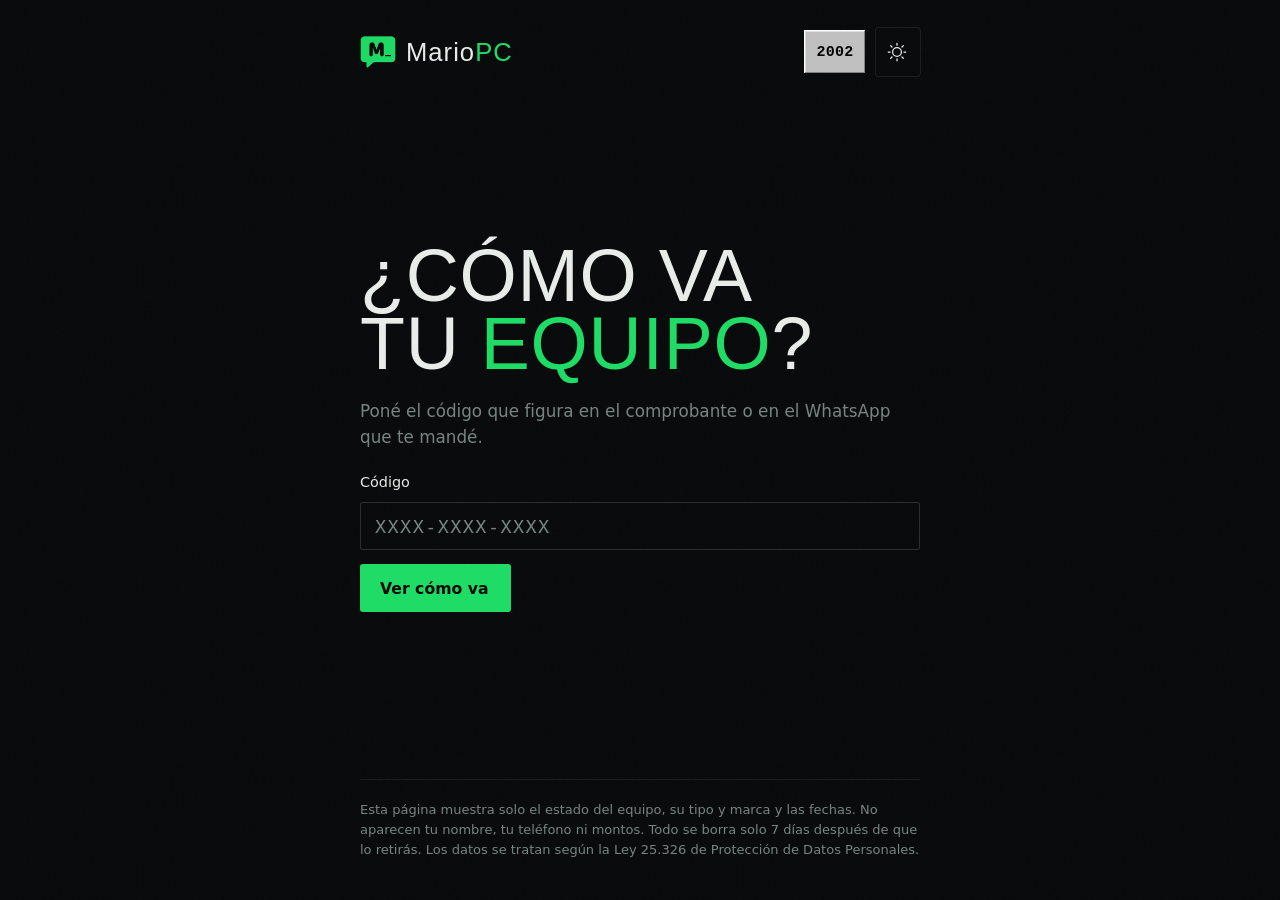
<file: estado.html>
<!DOCTYPE html>
<html lang="es">
<head>
    <meta charset="UTF-8">
    <meta name="viewport" content="width=device-width, initial-scale=1.0">
    <!-- Sin Google Analytics en esta página: el código del cliente va después del # y no tiene que salir de acá -->
    <meta http-equiv="Content-Security-Policy" content="default-src 'none'; script-src 'self' 'sha256-6P4YAfJrgROvF9O//p/aJipFrT9R9w2q5Hh3SLHzVi0=' 'sha256-Vk7WY9QmH2gFazXqsUSsGHFyp9W8SVbh01Gk86bLWl8='; style-src 'self' 'unsafe-inline' https://fonts.googleapis.com; font-src https://fonts.gstatic.com; img-src 'self' data:; connect-src 'self' https://estado-api.mariopc.com.ar http://127.0.0.1:8787; base-uri 'none'; form-action 'none'">
    <meta name="referrer" content="no-referrer">
    <meta name="robots" content="noindex, nofollow">
    <title>Estado de tu equipo · Mario PC</title>

    <link rel="icon" href="/favicon.ico?v=2" sizes="any">
    <link rel="icon" type="image/png" sizes="32x32" href="/favicon-32x32.png?v=2">
    <link rel="apple-touch-icon" href="/apple-touch-icon.png?v=2">
    <meta name="theme-color" content="#07090a">
    <script>try{if(localStorage.getItem('mpc-theme')==='light'){document.documentElement.setAttribute('data-theme','light');var m=document.querySelector('meta[name="theme-color"]');if(m)m.content='#f4f6f5'}}catch(e){}</script>
    <script>try{var r=/[?&]retro=([01])/.exec(location.search);if(r)localStorage.setItem('mpc-retro',r[1]);if(r?r[1]==='1':localStorage.getItem('mpc-retro')==='1')document.documentElement.setAttribute('data-retro','')}catch(e){if(/[?&]retro=1/.test(location.search))document.documentElement.setAttribute('data-retro','')}</script>
    <link rel="stylesheet" href="/theme.css?v=3">
    <link rel="stylesheet" href="/site.css?v=3">
    <link rel="stylesheet" href="/retro.css?v=3">

    <link rel="preconnect" href="https://fonts.googleapis.com">
    <link rel="preconnect" href="https://fonts.gstatic.com" crossorigin>
    <link href="https://fonts.googleapis.com/css2?family=Bebas+Neue&family=Space+Mono:ital,wght@0,400;0,700;1,400&family=DM+Sans:opsz,wght@9..40,300;9..40,400;9..40,500;9..40,600&display=swap" rel="stylesheet">

    <style>
        .estado { position: relative; z-index: 1; min-height: 100vh; min-height: 100dvh; display: flex; flex-direction: column; align-items: center; padding: 28px 20px 40px; }
        .estado-top { width: 100%; max-width: 560px; display: flex; align-items: center; justify-content: space-between; gap: 16px; }
        .estado-top .nav-logo img { width: 36px; height: 36px; }
        .estado-main { width: 100%; max-width: 560px; flex: 1; display: flex; flex-direction: column; justify-content: center; gap: 20px; padding-block: 40px; }
        .estado-main h1 { font-size: clamp(3rem, 12vw, 4.6rem); }
        .estado-main h1 em { font-style: normal; color: var(--green); }
        .estado-main .lead { max-width: none; }
        .estado-main .lead strong { color: var(--white); font-weight: 500; }

        .estado-main > section, .ficha { display: grid; gap: 20px; }
        .pedir { display: grid; gap: 14px; }
        .pedir input { font-family: var(--font-mono); font-size: 1.15rem; letter-spacing: 0.08em; text-transform: uppercase; }
        .pedir input::placeholder { color: var(--muted); letter-spacing: 0.08em; }
        .pedir .error { color: var(--white); font-size: 0.95rem; }
        .pedir .btn-primary { justify-self: start; }

        .pasos { list-style: none; display: grid; grid-template-columns: repeat(4, 1fr); gap: 6px; margin-top: 4px; }
        .pasos li { display: grid; gap: 8px; font-size: 0.8125rem; color: var(--muted); line-height: 1.3; }
        .pasos li::before { content: ''; height: 4px; border-radius: 2px; background: rgba(var(--ink-rgb), 0.12); }
        .pasos li.hecho::before { background: var(--green-border); }
        .pasos li.actual { color: var(--white); font-weight: 600; }
        .pasos li.actual::before { background: var(--green); }

        .datos { display: grid; border-radius: 6px; background: var(--surface); box-shadow: var(--ring); }
        .datos div { display: flex; justify-content: space-between; align-items: baseline; gap: 16px; padding: 14px 18px; border-top: 1px solid var(--line); }
        .datos div:first-child { border-top: 0; }
        .datos dt { color: var(--muted); font-size: 0.95rem; }
        .datos dd { font-family: var(--font-mono); font-size: 0.95rem; color: var(--white); text-align: right; }
        .datos dd.texto { font-family: var(--font-body); font-weight: 500; }

        .aviso { padding: 14px 18px; border-radius: 6px; background: var(--green-dim); box-shadow: 0 0 0 1px var(--green-border); color: var(--white); }
        .acciones { display: flex; gap: 12px; flex-wrap: wrap; }
        .meta { font-size: 0.875rem; color: var(--muted); }
        .meta .codigo { font-family: var(--font-mono); color: var(--white); letter-spacing: 0.04em; }
        .link-boton { background: none; border: 0; padding: 0; min-height: 44px; font: inherit; color: var(--green); text-decoration: underline; text-underline-offset: 4px; cursor: pointer; }

        .privacidad { width: 100%; max-width: 560px; font-size: 0.8125rem; color: var(--muted); line-height: 1.55; padding-top: 20px; border-top: 1px solid var(--line); }

        @media (max-width: 420px) {
            .pasos li { font-size: 0.8125rem; }
            .datos div { padding: 12px 14px; }
            .acciones .btn { width: 100%; }
        }
    </style>
</head>
<body>

<svg xmlns="http://www.w3.org/2000/svg" style="display:none">
<symbol id="i-moon" viewBox="0 0 256 256"><path fill="currentColor" d="M233.54 142.23a8 8 0 0 0-8-2a88.08 88.08 0 0 1-109.8-109.8a8 8 0 0 0-10-10a104.84 104.84 0 0 0-52.91 37A104 104 0 0 0 136 224a103.1 103.1 0 0 0 62.52-20.88a104.84 104.84 0 0 0 37-52.91a8 8 0 0 0-1.98-7.98m-44.64 48.11A88 88 0 0 1 65.66 67.11a89 89 0 0 1 31.4-26A106 106 0 0 0 96 56a104.11 104.11 0 0 0 104 104a106 106 0 0 0 14.92-1.06a89 89 0 0 1-26.02 31.4"/></symbol>
<symbol id="i-sun" viewBox="0 0 256 256"><path fill="currentColor" d="M120 40V16a8 8 0 0 1 16 0v24a8 8 0 0 1-16 0m72 88a64 64 0 1 1-64-64a64.07 64.07 0 0 1 64 64m-16 0a48 48 0 1 0-48 48a48.05 48.05 0 0 0 48-48M58.34 69.66a8 8 0 0 0 11.32-11.32l-16-16a8 8 0 0 0-11.32 11.32Zm0 116.68l-16 16a8 8 0 0 0 11.32 11.32l16-16a8 8 0 0 0-11.32-11.32M192 72a8 8 0 0 0 5.66-2.34l16-16a8 8 0 0 0-11.32-11.32l-16 16A8 8 0 0 0 192 72m5.66 114.34a8 8 0 0 0-11.32 11.32l16 16a8 8 0 0 0 11.32-11.32ZM48 128a8 8 0 0 0-8-8H16a8 8 0 0 0 0 16h24a8 8 0 0 0 8-8m80 80a8 8 0 0 0-8 8v24a8 8 0 0 0 16 0v-24a8 8 0 0 0-8-8m112-88h-24a8 8 0 0 0 0 16h24a8 8 0 0 0 0-16"/></symbol>
<symbol id="i-whatsapp-logo-fill" viewBox="0 0 256 256"><path fill="currentColor" d="m152.58 145.23l23 11.48A24 24 0 0 1 152 176a72.08 72.08 0 0 1-72-72a24 24 0 0 1 19.29-23.54l11.48 23L101 118a8 8 0 0 0-.73 7.51a56.47 56.47 0 0 0 30.15 30.15A8 8 0 0 0 138 155ZM232 128a104 104 0 0 1-152.88 91.82l-34.05 11.35a16 16 0 0 1-20.24-20.24l11.35-34.05A104 104 0 1 1 232 128m-40 24a8 8 0 0 0-4.42-7.16l-32-16a8 8 0 0 0-8 .5l-14.69 9.8a40.55 40.55 0 0 1-16-16l9.8-14.69a8 8 0 0 0 .5-8l-16-32A8 8 0 0 0 104 64a40 40 0 0 0-40 40a88.1 88.1 0 0 0 88 88a40 40 0 0 0 40-40"/></symbol>
</svg>

<div class="grain"></div>

<div class="estado">
    <header class="estado-top">
        <a href="/" class="nav-logo">
            <img src="/logo.png?v=2" alt="" width="36" height="36">
            <span class="nav-logo-text">Mario<em>PC</em></span>
        </a>
        <div class="nav-actions">
            <button type="button" class="retro-toggle" aria-pressed="false" aria-label="Activar modo 2002" title="Modo 2002"><span class="retro-toggle-text">2002</span></button>
            <button type="button" class="theme-toggle btn-secondary" aria-pressed="false" aria-label="Activar modo claro" title="Modo claro"><svg class="i" aria-hidden="true"><use href="#i-sun"/></svg></button>
        </div>
    </header>

    <main class="estado-main" id="contenido" aria-live="polite">
        <!-- Sin código o código mal escrito -->
        <section id="v-pedir" hidden>
            <h1 class="display">¿Cómo va tu <em>equipo</em>?</h1>
            <p class="lead">Poné el código que figura en el comprobante o en el WhatsApp que te mandé.</p>
            <form class="pedir" id="form-codigo" novalidate>
                <div class="form-field">
                    <label for="codigo">Código</label>
                    <input type="text" id="codigo" name="codigo" inputmode="text" autocomplete="off" autocapitalize="characters" spellcheck="false" maxlength="16" placeholder="XXXX-XXXX-XXXX" aria-describedby="codigo-error">
                </div>
                <p class="error" id="codigo-error" hidden>Revisá el código: tiene 12 letras y números, como figura en el comprobante.</p>
                <button type="submit" class="btn btn-primary">Ver cómo va</button>
            </form>
        </section>

        <section id="v-cargando" hidden>
            <p class="lead">Buscando tu equipo…</p>
        </section>

        <section id="v-ficha" hidden>
            <div class="ficha">
                <h1 class="display" id="f-titulo"></h1>
                <p class="lead" id="f-texto"></p>
                <p class="aviso" id="f-aviso" hidden></p>
                <ol class="pasos" id="f-pasos" aria-label="Pasos de la reparación">
                    <li data-paso="recibido">Recibido</li>
                    <li data-paso="en_curso">En reparación</li>
                    <li data-paso="listo">Listo</li>
                    <li data-paso="entregado">Entregado</li>
                </ol>
                <dl class="datos" id="f-datos"></dl>
                <div class="acciones">
                    <a class="btn btn-primary" id="f-wsp" href="https://wa.me/5491123999259" target="_blank" rel="noopener noreferrer"><svg class="i" aria-hidden="true"><use href="#i-whatsapp-logo-fill"/></svg>Escribime por WhatsApp</a>
                    <button type="button" class="btn btn-secondary" id="f-actualizar">Actualizar</button>
                </div>
                <p class="meta"><span id="f-act"></span> Si recién cambié algo, puede tardar un minuto en aparecer.</p>
                <p class="meta">Código <span class="codigo" id="f-codigo"></span> · <button type="button" class="link-boton" data-otro>Ver otro equipo</button></p>
            </div>
        </section>

        <section id="v-no" hidden>
            <h1 class="display">No lo <em>encuentro</em></h1>
            <p class="lead">Revisá que el código esté bien escrito. Si retiraste el equipo hace más de 7 días, la ficha ya se borró.</p>
            <div class="acciones">
                <button type="button" class="btn btn-primary" data-otro>Probar con otro código</button>
                <a class="btn btn-secondary" href="https://wa.me/5491123999259" target="_blank" rel="noopener noreferrer"><svg class="i" aria-hidden="true"><use href="#i-whatsapp-logo-fill"/></svg>Escribime</a>
            </div>
        </section>

        <section id="v-error" hidden>
            <h1 class="display" id="e-titulo"></h1>
            <p class="lead" id="e-texto"></p>
            <div class="acciones">
                <button type="button" class="btn btn-primary" id="e-reintentar">Probar de nuevo</button>
            </div>
        </section>
    </main>

    <p class="privacidad">
        Esta página muestra solo el estado del equipo, su tipo y marca y las fechas. No aparecen tu nombre, tu teléfono ni montos.
        Todo se borra solo 7 días después de que lo retirás. Los datos se tratan según la Ley 25.326 de Protección de Datos Personales.
    </p>
</div>

<script src="/estado.js?v=1" defer></script>
<script src="/theme.js?v=4" defer></script>
<script src="/retro.js?v=3" defer></script>
</body>
</html>
</file>
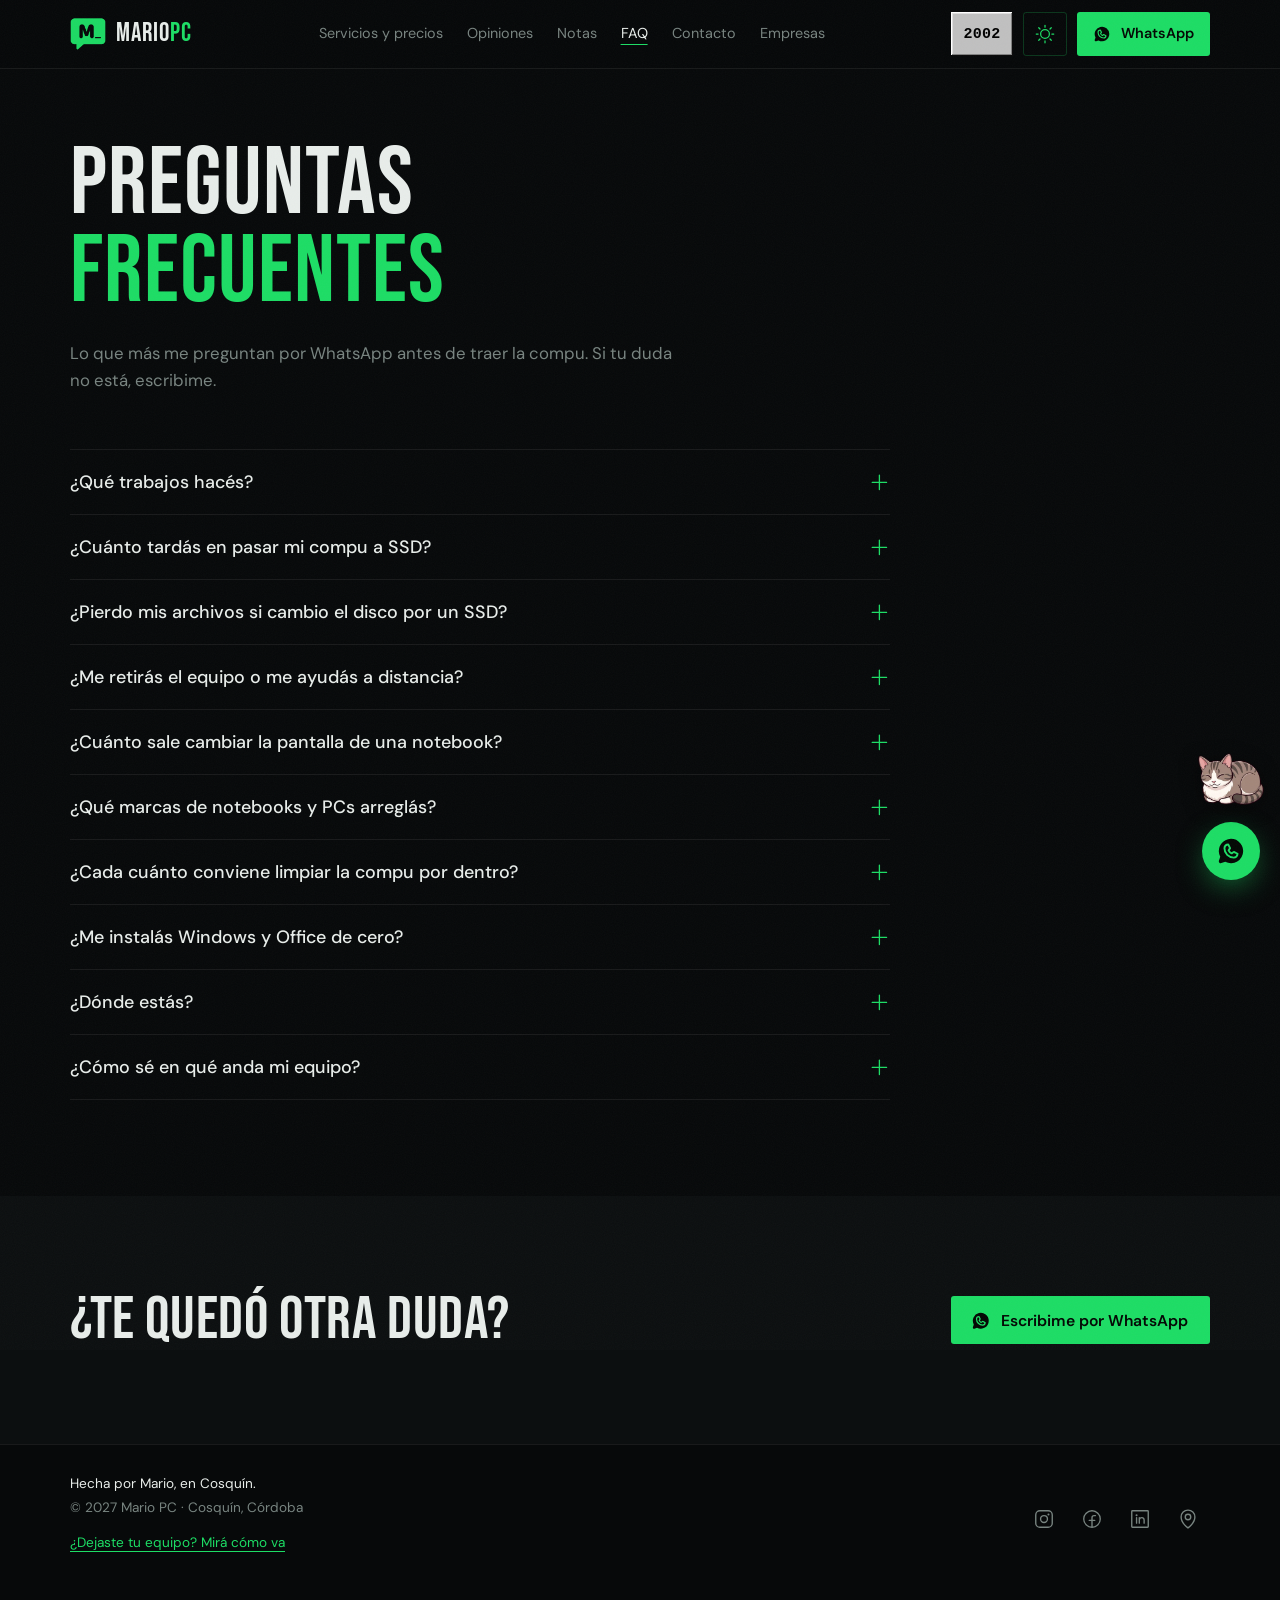
<file: faq.html>
<!DOCTYPE html>
<html lang="es">
<head>
    <meta charset="UTF-8">
    <meta name="viewport" content="width=device-width, initial-scale=1.0">

    <!-- Google tag (gtag.js) -->
    <script async src="https://www.googletagmanager.com/gtag/js?id=G-VBVPJ6H5H5"></script>
    <script>
        window.dataLayer = window.dataLayer || [];
        function gtag(){dataLayer.push(arguments);}
        gtag('js', new Date());
        gtag('config', 'G-VBVPJ6H5H5');
    </script>

    <meta name="description" content="Lo que más me preguntan sobre el servicio técnico en Cosquín: pasar la compu a SSD, formateo, limpieza, tiempos y precios.">
    <link rel="canonical" href="https://www.mariopc.com.ar/faq.html">
    <title>Preguntas frecuentes · Mario PC, servicio técnico en Cosquín</title>

    <!-- Favicon -->
    <link rel="icon" href="/favicon.ico?v=2" sizes="any">
    <link rel="icon" type="image/png" sizes="32x32" href="/favicon-32x32.png?v=2">
    <link rel="icon" type="image/png" sizes="16x16" href="/favicon-16x16.png?v=2">
    <link rel="apple-touch-icon" href="/apple-touch-icon.png?v=2">
    <link rel="manifest" href="/manifest.json">
    <meta name="theme-color" content="#07090a">
    <script>try{if(localStorage.getItem('mpc-theme')==='light'){document.documentElement.setAttribute('data-theme','light');var m=document.querySelector('meta[name="theme-color"]');if(m)m.content='#f4f6f5'}}catch(e){}</script>
    <script>try{var r=/[?&]retro=([01])/.exec(location.search);if(r)localStorage.setItem('mpc-retro',r[1]);if(r?r[1]==='1':localStorage.getItem('mpc-retro')==='1')document.documentElement.setAttribute('data-retro','')}catch(e){if(/[?&]retro=1/.test(location.search))document.documentElement.setAttribute('data-retro','')}</script>
    <link rel="stylesheet" href="/theme.css?v=3">
    <link rel="stylesheet" href="/site.css?v=3">
    <link rel="stylesheet" href="/pelusa.css?v=4">
    <link rel="stylesheet" href="/retro.css?v=3">

    <!-- Open Graph -->
    <meta property="og:type" content="website">
    <meta property="og:url" content="https://www.mariopc.com.ar/faq.html">
    <meta property="og:site_name" content="Mario PC">
    <meta property="og:locale" content="es_AR">
    <meta property="og:title" content="Preguntas frecuentes · Mario PC, servicio técnico en Cosquín">
    <meta property="og:description" content="Lo que más me preguntan sobre el servicio técnico en Cosquín: pasar la compu a SSD, formateo, limpieza, tiempos y precios.">
    <meta property="og:image" content="https://www.mariopc.com.ar/og-image.png?v=4">
    <meta property="og:image:width" content="1200">
    <meta property="og:image:height" content="630">

    <!-- Twitter Card -->
    <meta name="twitter:card" content="summary_large_image">
    <meta name="twitter:title" content="Preguntas frecuentes · Mario PC, servicio técnico en Cosquín">
    <meta name="twitter:description" content="Lo que más me preguntan sobre el servicio técnico en Cosquín: pasar la compu a SSD, formateo, limpieza, tiempos y precios.">
    <meta name="twitter:image" content="https://www.mariopc.com.ar/og-image.png?v=4">

    <link rel="preconnect" href="https://fonts.googleapis.com">
    <link rel="preconnect" href="https://fonts.gstatic.com" crossorigin>
    <link href="https://fonts.googleapis.com/css2?family=Bebas+Neue&family=Space+Mono:ital,wght@0,400;0,700;1,400&family=DM+Sans:opsz,wght@9..40,300;9..40,400;9..40,500;9..40,600&display=swap" rel="stylesheet">

    <script type="application/ld+json">
{
  "@context": "https://schema.org",
  "@type": "FAQPage",
  "mainEntity": [
    {
      "@type": "Question",
      "name": "¿Qué trabajos hacés?",
      "acceptedAnswer": {
        "@type": "Answer",
        "text": "Paso compus de disco rígido a SSD con todos tus datos, reparo hardware de notebooks y PCs, hago formateo e instalación de Windows, Office y drivers y limpieza y mantenimiento. El diagnóstico siempre es sin cargo. Atiendo en Cosquín y todo el valle de Punilla."
      }
    },
    {
      "@type": "Question",
      "name": "¿Cuánto tardás en pasar mi compu a SSD?",
      "acceptedAnswer": {
        "@type": "Answer",
        "text": "Entre 24 y 48 horas, con la migración de datos, la limpieza interna y el mantenimiento incluidos. Depende de cómo llega el equipo y de cuántos datos haya que pasar."
      }
    },
    {
      "@type": "Question",
      "name": "¿Pierdo mis archivos si cambio el disco por un SSD?",
      "acceptedAnswer": {
        "@type": "Answer",
        "text": "No. Paso todo: Windows, programas y archivos. La compu queda igual que antes, pero más rápida. Igual te recomiendo tener una copia de seguridad de lo más importante, por las dudas."
      }
    },
    {
      "@type": "Question",
      "name": "¿Me retirás el equipo o me ayudás a distancia?",
      "acceptedAnswer": {
        "@type": "Answer",
        "text": "No. Todo lo reviso y lo arreglo en el taller, en Cosquín: me traés el equipo y te aviso por WhatsApp cuando está listo para retirar."
      }
    },
    {
      "@type": "Question",
      "name": "¿Cuánto sale cambiar la pantalla de una notebook?",
      "acceptedAnswer": {
        "@type": "Answer",
        "text": "Depende de la marca y el modelo. Mandame el modelo por WhatsApp y te paso el presupuesto sin cargo, con repuesto y mano de obra incluidos."
      }
    },
    {
      "@type": "Question",
      "name": "¿Qué marcas de notebooks y PCs arreglás?",
      "acceptedAnswer": {
        "@type": "Answer",
        "text": "Las más comunes: HP, Lenovo, ASUS, Acer, Dell, Samsung y Toshiba, entre otras. Escribime con tu modelo antes de traerla y te digo si la puedo arreglar."
      }
    },
    {
      "@type": "Question",
      "name": "¿Cada cuánto conviene limpiar la compu por dentro?",
      "acceptedAnswer": {
        "@type": "Answer",
        "text": "Por lo menos una vez por año, y antes si se calienta mucho o hace ruido. Saco el polvo de adentro, cambio la pasta térmica del procesador y reviso que todo ande bien."
      }
    },
    {
      "@type": "Question",
      "name": "¿Me instalás Windows y Office de cero?",
      "acceptedAnswer": {
        "@type": "Answer",
        "text": "Sí. Instalo Windows, Office y los drivers actualizados y dejo el sistema configurado para que la compu ande bien desde el primer día. Antes respaldo tus archivos."
      }
    },
    {
      "@type": "Question",
      "name": "¿Dónde estás?",
      "acceptedAnswer": {
        "@type": "Answer",
        "text": "En Cosquín, Córdoba. Atiendo en mi casa y, cuando coordinamos por WhatsApp, te paso cómo llegar. Atiendo a gente de todo el valle de Punilla: si no sabés si te queda cerca, preguntame."
      }
    },
    {
      "@type": "Question",
      "name": "¿Cómo sé en qué anda mi equipo?",
      "acceptedAnswer": {
        "@type": "Answer",
        "text": "Cuando dejás el equipo te doy un código en el comprobante y por WhatsApp. Con ese código entrás a Estado de tu equipo en mariopc.com.ar/estado y ves si está recibido, en reparación o listo para retirar. Igual te aviso por WhatsApp cuando está listo."
      }
    }
  ]
}
    </script>
    <style>
        .acc { max-width: 820px; border-top: 1px solid var(--line); }
        .acc-item { border-bottom: 1px solid var(--line); }
        .acc-item h2, .acc-item h3 { font: inherit; }
        .acc-q {
            display: flex; align-items: center; justify-content: space-between; gap: 20px; width: 100%;
            min-height: 64px; padding: 18px 0; border: 0; background: none; color: var(--white); cursor: pointer; text-align: left;
            font-family: var(--font-body); font-size: 1.12rem; font-weight: 500; line-height: 1.35;
        }
        .acc-q:hover { color: var(--green); }
        .acc-q svg { flex: none; width: 1.3rem; height: 1.3rem; color: var(--green); transition: transform 150ms ease-out; }
        .acc-q[aria-expanded="true"] svg { transform: rotate(45deg); }
        .acc-a { padding: 0 0 22px; max-width: 68ch; color: var(--muted); font-size: 1rem; line-height: 1.7; }
        .acc-a strong { color: var(--white); font-weight: 500; }
        .acc-a a { color: var(--green); text-underline-offset: 4px; }
        .page-cta-inner { display: flex; flex-wrap: wrap; align-items: center; justify-content: space-between; gap: 24px; }
        @media (prefers-reduced-motion: reduce) { .acc-q svg { transition: none; } }
    </style>
<script src="horario.js?v=6" defer></script>
</head>
<body>

<svg xmlns="http://www.w3.org/2000/svg" style="display:none">
<symbol id="i-arrow-up" viewBox="0 0 256 256"><path fill="currentColor" d="M205.66 117.66a8 8 0 0 1-11.32 0L136 59.31V216a8 8 0 0 1-16 0V59.31l-58.34 58.35a8 8 0 0 1-11.32-11.32l72-72a8 8 0 0 1 11.32 0l72 72a8 8 0 0 1 0 11.32"/></symbol>
<symbol id="i-facebook-logo" viewBox="0 0 256 256"><path fill="currentColor" d="M128 24a104 104 0 1 0 104 104A104.11 104.11 0 0 0 128 24m8 191.63V152h24a8 8 0 0 0 0-16h-24v-24a16 16 0 0 1 16-16h16a8 8 0 0 0 0-16h-16a32 32 0 0 0-32 32v24H96a8 8 0 0 0 0 16h24v63.63a88 88 0 1 1 16 0"/></symbol>
<symbol id="i-instagram-logo" viewBox="0 0 256 256"><path fill="currentColor" d="M128 80a48 48 0 1 0 48 48a48.05 48.05 0 0 0-48-48m0 80a32 32 0 1 1 32-32a32 32 0 0 1-32 32m48-136H80a56.06 56.06 0 0 0-56 56v96a56.06 56.06 0 0 0 56 56h96a56.06 56.06 0 0 0 56-56V80a56.06 56.06 0 0 0-56-56m40 152a40 40 0 0 1-40 40H80a40 40 0 0 1-40-40V80a40 40 0 0 1 40-40h96a40 40 0 0 1 40 40ZM192 76a12 12 0 1 1-12-12a12 12 0 0 1 12 12"/></symbol>
<symbol id="i-linkedin-logo" viewBox="0 0 256 256"><path fill="currentColor" d="M216 24H40a16 16 0 0 0-16 16v176a16 16 0 0 0 16 16h176a16 16 0 0 0 16-16V40a16 16 0 0 0-16-16m0 192H40V40h176zM96 112v64a8 8 0 0 1-16 0v-64a8 8 0 0 1 16 0m88 28v36a8 8 0 0 1-16 0v-36a20 20 0 0 0-40 0v36a8 8 0 0 1-16 0v-64a8 8 0 0 1 15.79-1.78A36 36 0 0 1 184 140m-84-56a12 12 0 1 1-12-12a12 12 0 0 1 12 12"/></symbol>
<symbol id="i-list" viewBox="0 0 256 256"><path fill="currentColor" d="M224 128a8 8 0 0 1-8 8H40a8 8 0 0 1 0-16h176a8 8 0 0 1 8 8M40 72h176a8 8 0 0 0 0-16H40a8 8 0 0 0 0 16m176 112H40a8 8 0 0 0 0 16h176a8 8 0 0 0 0-16"/></symbol>
<symbol id="i-map-pin" viewBox="0 0 256 256"><path fill="currentColor" d="M128 64a40 40 0 1 0 40 40a40 40 0 0 0-40-40m0 64a24 24 0 1 1 24-24a24 24 0 0 1-24 24m0-112a88.1 88.1 0 0 0-88 88c0 31.4 14.51 64.68 42 96.25a254.2 254.2 0 0 0 41.45 38.3a8 8 0 0 0 9.18 0a254.2 254.2 0 0 0 41.37-38.3c27.45-31.57 42-64.85 42-96.25a88.1 88.1 0 0 0-88-88m0 206c-16.53-13-72-60.75-72-118a72 72 0 0 1 144 0c0 57.23-55.47 105-72 118"/></symbol>
<symbol id="i-moon" viewBox="0 0 256 256"><path fill="currentColor" d="M233.54 142.23a8 8 0 0 0-8-2a88.08 88.08 0 0 1-109.8-109.8a8 8 0 0 0-10-10a104.84 104.84 0 0 0-52.91 37A104 104 0 0 0 136 224a103.1 103.1 0 0 0 62.52-20.88a104.84 104.84 0 0 0 37-52.91a8 8 0 0 0-1.98-7.98m-44.64 48.11A88 88 0 0 1 65.66 67.11a89 89 0 0 1 31.4-26A106 106 0 0 0 96 56a104.11 104.11 0 0 0 104 104a106 106 0 0 0 14.92-1.06a89 89 0 0 1-26.02 31.4"/></symbol>
<symbol id="i-plus" viewBox="0 0 256 256"><path fill="currentColor" d="M224 128a8 8 0 0 1-8 8H136v80a8 8 0 0 1-16 0V136H40a8 8 0 0 1 0-16h80V40a8 8 0 0 1 16 0v80h80A8 8 0 0 1 224 128Z"/></symbol>
<symbol id="i-sun" viewBox="0 0 256 256"><path fill="currentColor" d="M120 40V16a8 8 0 0 1 16 0v24a8 8 0 0 1-16 0m72 88a64 64 0 1 1-64-64a64.07 64.07 0 0 1 64 64m-16 0a48 48 0 1 0-48 48a48.05 48.05 0 0 0 48-48M58.34 69.66a8 8 0 0 0 11.32-11.32l-16-16a8 8 0 0 0-11.32 11.32Zm0 116.68l-16 16a8 8 0 0 0 11.32 11.32l16-16a8 8 0 0 0-11.32-11.32M192 72a8 8 0 0 0 5.66-2.34l16-16a8 8 0 0 0-11.32-11.32l-16 16A8 8 0 0 0 192 72m5.66 114.34a8 8 0 0 0-11.32 11.32l16 16a8 8 0 0 0 11.32-11.32ZM48 128a8 8 0 0 0-8-8H16a8 8 0 0 0 0 16h24a8 8 0 0 0 8-8m80 80a8 8 0 0 0-8 8v24a8 8 0 0 0 16 0v-24a8 8 0 0 0-8-8m112-88h-24a8 8 0 0 0 0 16h24a8 8 0 0 0 0-16"/></symbol>
<symbol id="i-whatsapp-logo-fill" viewBox="0 0 256 256"><path fill="currentColor" d="m152.58 145.23l23 11.48A24 24 0 0 1 152 176a72.08 72.08 0 0 1-72-72a24 24 0 0 1 19.29-23.54l11.48 23L101 118a8 8 0 0 0-.73 7.51a56.47 56.47 0 0 0 30.15 30.15A8 8 0 0 0 138 155ZM232 128a104 104 0 0 1-152.88 91.82l-34.05 11.35a16 16 0 0 1-20.24-20.24l11.35-34.05A104 104 0 1 1 232 128m-40 24a8 8 0 0 0-4.42-7.16l-32-16a8 8 0 0 0-8 .5l-14.69 9.8a40.55 40.55 0 0 1-16-16l9.8-14.69a8 8 0 0 0 .5-8l-16-32A8 8 0 0 0 104 64a40 40 0 0 0-40 40a88.1 88.1 0 0 0 88 88a40 40 0 0 0 40-40"/></symbol>
<symbol id="i-x" viewBox="0 0 256 256"><path fill="currentColor" d="M205.66 194.34a8 8 0 0 1-11.32 11.32L128 139.31l-66.34 66.35a8 8 0 0 1-11.32-11.32L116.69 128L50.34 61.66a8 8 0 0 1 11.32-11.32L128 116.69l66.34-66.35a8 8 0 0 1 11.32 11.32L139.31 128Z"/></symbol>
</svg>

<div class="grain"></div>

<nav class="top" aria-label="Principal">
    <div class="wrap">
        <div class="nav-inner">
            <a href="./" class="nav-logo">
                <img src="logo.png?v=2" alt="Mario PC" width="38" height="38">
                <span class="nav-logo-text">Mario<em>PC</em></span>
            </a>

            <ul class="nav-links">
                <li><a href="./#precios">Servicios y precios</a></li>
                <li><a href="./#opiniones">Opiniones</a></li>
                <li><a href="blog.html">Notas</a></li>
                <li><a href="faq.html" aria-current="page">FAQ</a></li>
                <li><a href="./#contacto">Contacto</a></li>
                <li><a href="empresas.html">Empresas</a></li>
            </ul>

            <div class="nav-actions">
                <button type="button" class="retro-toggle" aria-pressed="false" aria-label="Activar modo 2002" title="Modo 2002"><span class="retro-toggle-text">2002</span></button>
                <button type="button" class="theme-toggle" aria-pressed="false" aria-label="Activar modo claro" title="Modo claro"><svg class="i" aria-hidden="true"><use href="#i-sun"/></svg></button>
                <a href="https://wa.me/5491123999259" target="_blank" rel="noopener noreferrer" class="btn btn-primary nav-cta">
                    <svg class="i" aria-hidden="true"><use href="#i-whatsapp-logo-fill"/></svg>WhatsApp
                </a>
                <button type="button" class="hamburger" id="hamburger" aria-expanded="false" aria-controls="mobileMenu" aria-label="Abrir menú">
                    <svg class="i" aria-hidden="true"><use href="#i-list"/></svg>
                </button>
            </div>
        </div>

        <div class="mobile-menu" id="mobileMenu">
            <a href="./#precios">Servicios y precios</a>
            <a href="./#opiniones">Opiniones</a>
            <a href="blog.html">Notas</a>
            <a href="faq.html" aria-current="page">Preguntas frecuentes</a>
            <a href="./#contacto">Contacto</a>
            <a href="empresas.html">Empresas</a>
            <a class="wa" href="https://wa.me/5491123999259" target="_blank" rel="noopener noreferrer">
                <svg class="i" aria-hidden="true"><use href="#i-whatsapp-logo-fill"/></svg>WhatsApp
            </a>
        </div>
    </div>
</nav>

<main>

<section class="page-hero">
    <div class="wrap">
        <h1 class="display">Preguntas<br><span class="green">frecuentes</span></h1>
        <p class="lead">Lo que más me preguntan por WhatsApp antes de traer la compu. Si tu duda no está, escribime.</p>
    </div>
</section>

<section class="band" style="padding-top: 0">
    <div class="wrap">
        <div class="acc">
            <div class="acc-item">
                <h2><button type="button" class="acc-q" aria-expanded="false" aria-controls="faq-1">¿Qué trabajos hacés?<svg class="i" aria-hidden="true"><use href="#i-plus"/></svg></button></h2>
                <div class="acc-a" id="faq-1" hidden><p>Paso compus de disco rígido a <strong>SSD</strong> con todos tus datos, reparo <strong>hardware</strong> de notebooks y PCs, hago <strong>formateo e instalación</strong> de Windows, Office y drivers y <strong>limpieza y mantenimiento</strong>. El diagnóstico siempre es sin cargo. Atiendo en Cosquín y todo el valle de Punilla.</p></div>
            </div>
            <div class="acc-item">
                <h2><button type="button" class="acc-q" aria-expanded="false" aria-controls="faq-2">¿Cuánto tardás en pasar mi compu a SSD?<svg class="i" aria-hidden="true"><use href="#i-plus"/></svg></button></h2>
                <div class="acc-a" id="faq-2" hidden><p>Entre <strong>24 y 48 horas</strong>, con la migración de datos, la limpieza interna y el mantenimiento incluidos. Depende de cómo llega el equipo y de cuántos datos haya que pasar.</p></div>
            </div>
            <div class="acc-item">
                <h2><button type="button" class="acc-q" aria-expanded="false" aria-controls="faq-3">¿Pierdo mis archivos si cambio el disco por un SSD?<svg class="i" aria-hidden="true"><use href="#i-plus"/></svg></button></h2>
                <div class="acc-a" id="faq-3" hidden><p><strong>No.</strong> Paso todo: Windows, programas y archivos. La compu queda igual que antes, pero más rápida. Igual te recomiendo tener una copia de seguridad de lo más importante, por las dudas.</p></div>
            </div>
            <div class="acc-item">
                <h2><button type="button" class="acc-q" aria-expanded="false" aria-controls="faq-4">¿Me retirás el equipo o me ayudás a distancia?<svg class="i" aria-hidden="true"><use href="#i-plus"/></svg></button></h2>
                <div class="acc-a" id="faq-4" hidden><p>No. Todo lo reviso y lo arreglo en el taller, en <strong>Cosquín</strong>: me traés el equipo y te aviso por WhatsApp cuando está listo para retirar.</p></div>
            </div>
            <div class="acc-item">
                <h2><button type="button" class="acc-q" aria-expanded="false" aria-controls="faq-5">¿Cuánto sale cambiar la pantalla de una notebook?<svg class="i" aria-hidden="true"><use href="#i-plus"/></svg></button></h2>
                <div class="acc-a" id="faq-5" hidden><p>Depende de la marca y el modelo. Mandame el modelo por WhatsApp y te paso el <strong>presupuesto sin cargo</strong>, con repuesto y mano de obra incluidos.</p></div>
            </div>
            <div class="acc-item">
                <h2><button type="button" class="acc-q" aria-expanded="false" aria-controls="faq-6">¿Qué marcas de notebooks y PCs arreglás?<svg class="i" aria-hidden="true"><use href="#i-plus"/></svg></button></h2>
                <div class="acc-a" id="faq-6" hidden><p>Las más comunes: <strong>HP, Lenovo, ASUS, Acer, Dell, Samsung y Toshiba</strong>, entre otras. Escribime con tu modelo antes de traerla y te digo si la puedo arreglar.</p></div>
            </div>
            <div class="acc-item">
                <h2><button type="button" class="acc-q" aria-expanded="false" aria-controls="faq-7">¿Cada cuánto conviene limpiar la compu por dentro?<svg class="i" aria-hidden="true"><use href="#i-plus"/></svg></button></h2>
                <div class="acc-a" id="faq-7" hidden><p>Por lo menos <strong>una vez por año</strong>, y antes si se calienta mucho o hace ruido. Saco el polvo de adentro, cambio la <strong>pasta térmica del procesador</strong> y reviso que todo ande bien.</p></div>
            </div>
            <div class="acc-item">
                <h2><button type="button" class="acc-q" aria-expanded="false" aria-controls="faq-8">¿Me instalás Windows y Office de cero?<svg class="i" aria-hidden="true"><use href="#i-plus"/></svg></button></h2>
                <div class="acc-a" id="faq-8" hidden><p>Sí. Instalo <strong>Windows, Office y los drivers</strong> actualizados y dejo el sistema configurado para que la compu ande bien desde el primer día. Antes respaldo tus archivos.</p></div>
            </div>
            <div class="acc-item">
                <h2><button type="button" class="acc-q" aria-expanded="false" aria-controls="faq-9">¿Dónde estás?<svg class="i" aria-hidden="true"><use href="#i-plus"/></svg></button></h2>
                <div class="acc-a" id="faq-9" hidden><p>En <strong>Cosquín, Córdoba</strong>. Atiendo en mi casa y, cuando coordinamos por WhatsApp, te paso cómo llegar. Atiendo a gente de todo el valle de Punilla: si no sabés si te queda cerca, preguntame.</p></div>
            </div>
            <div class="acc-item">
                <h2><button type="button" class="acc-q" aria-expanded="false" aria-controls="faq-10">¿Cómo sé en qué anda mi equipo?<svg class="i" aria-hidden="true"><use href="#i-plus"/></svg></button></h2>
                <div class="acc-a" id="faq-10" hidden><p>Cuando dejás el equipo te doy un <strong>código</strong> en el comprobante y por WhatsApp. Con ese código entrás a <a href="estado.html">Estado de tu equipo</a> y ves si está recibido, en reparación o listo para retirar. Igual te aviso por WhatsApp cuando está listo.</p></div>
            </div>
        </div>
    </div>
</section>

<section class="band alt page-cta">
    <div class="wrap page-cta-inner">
        <h2 class="display h2">¿Te quedó otra duda?</h2>
        <a href="https://wa.me/5491123999259" target="_blank" rel="noopener noreferrer" class="btn btn-primary"><svg class="i" aria-hidden="true"><use href="#i-whatsapp-logo-fill"/></svg>Escribime por WhatsApp</a>
    </div>
</section>

</main>

<footer>
    <div class="wrap foot">
        <div class="foot-text">
            <span class="footer-made">Hecha por Mario, en Cosquín.</span>
            <span class="footer-copy">© 2027 Mario PC · Cosquín, Córdoba</span>
            <a href="estado.html" class="footer-estado">¿Dejaste tu equipo? Mirá cómo va</a>
        </div>
        <div class="footer-socials">
            <a href="https://www.instagram.com/mariopc.com.ar/" target="_blank" rel="noopener noreferrer" class="footer-social" aria-label="Instagram"><svg class="i" aria-hidden="true"><use href="#i-instagram-logo"/></svg></a>
            <a href="https://www.facebook.com/mariopc.com.ar/" target="_blank" rel="noopener noreferrer" class="footer-social" aria-label="Facebook"><svg class="i" aria-hidden="true"><use href="#i-facebook-logo"/></svg></a>
            <a href="https://www.linkedin.com/company/mario-pc/" target="_blank" rel="noopener noreferrer" class="footer-social" aria-label="LinkedIn"><svg class="i" aria-hidden="true"><use href="#i-linkedin-logo"/></svg></a>
            <a href="https://maps.app.goo.gl/NZ7zbYxNTpa6Mxpr6" target="_blank" rel="noopener noreferrer" class="footer-social" aria-label="Google Maps"><svg class="i" aria-hidden="true"><use href="#i-map-pin"/></svg></a>
        </div>
    </div>
</footer>

<a href="https://wa.me/5491123999259?text=Hola%20Mario%2C%20quiero%20hacer%20una%20consulta" target="_blank" rel="noopener noreferrer" class="whatsapp-float" aria-label="Escribir por WhatsApp">
    <svg class="i" aria-hidden="true"><use href="#i-whatsapp-logo-fill"/></svg>
</a>

<button type="button" class="back-to-top" id="backToTop" aria-label="Volver arriba">
    <svg class="i" aria-hidden="true"><use href="#i-arrow-up"/></svg>
</button>

<script>
    // Preguntas: abre una y cierra las demás
    document.querySelectorAll('.acc-q').forEach(btn => {
        btn.addEventListener('click', () => {
            const open = btn.getAttribute('aria-expanded') === 'true';
            document.querySelectorAll('.acc-q[aria-expanded="true"]').forEach(b => {
                b.setAttribute('aria-expanded', 'false');
                document.getElementById(b.getAttribute('aria-controls')).hidden = true;
            });
            if (!open) {
                btn.setAttribute('aria-expanded', 'true');
                document.getElementById(btn.getAttribute('aria-controls')).hidden = false;
            }
        });
    });
</script>

<script src="/site.js?v=3"></script>
<script src="/theme.js?v=4" defer></script>
<script src="/retro.js?v=3" defer></script>
<script src="/pelusa.js?v=4" defer></script>
</body>
</html>
</file>
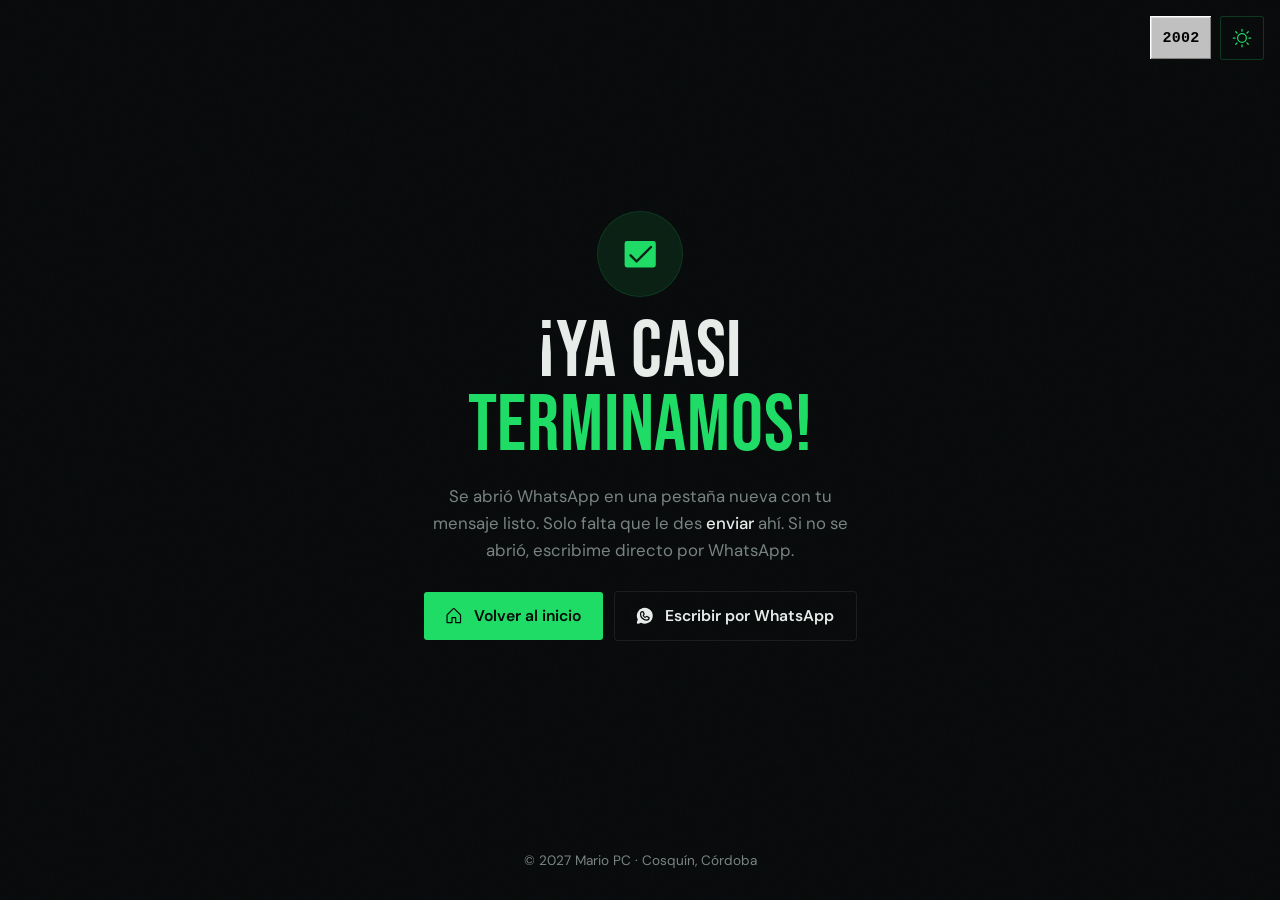
<file: gracias.html>
<!DOCTYPE html>
<html lang="es">
<head>
    <meta charset="UTF-8">
    <meta name="viewport" content="width=device-width, initial-scale=1.0">

    <!-- Google tag (gtag.js) -->
    <script async src="https://www.googletagmanager.com/gtag/js?id=G-VBVPJ6H5H5"></script>
    <script>
        window.dataLayer = window.dataLayer || [];
        function gtag(){dataLayer.push(arguments);}
        gtag('js', new Date());
        gtag('config', 'G-VBVPJ6H5H5');
    </script>

    <meta name="robots" content="noindex, follow">
    <title>¡Gracias por tu mensaje! · Mario PC</title>

    <link rel="icon" href="/favicon.ico?v=2" sizes="any">
    <link rel="icon" type="image/png" sizes="32x32" href="/favicon-32x32.png?v=2">
    <link rel="apple-touch-icon" href="/apple-touch-icon.png?v=2">
    <meta name="theme-color" content="#07090a">
    <script>try{if(localStorage.getItem('mpc-theme')==='light'){document.documentElement.setAttribute('data-theme','light');var m=document.querySelector('meta[name="theme-color"]');if(m)m.content='#f4f6f5'}}catch(e){}</script>
    <script>try{var r=/[?&]retro=([01])/.exec(location.search);if(r)localStorage.setItem('mpc-retro',r[1]);if(r?r[1]==='1':localStorage.getItem('mpc-retro')==='1')document.documentElement.setAttribute('data-retro','')}catch(e){if(/[?&]retro=1/.test(location.search))document.documentElement.setAttribute('data-retro','')}</script>
    <link rel="stylesheet" href="/theme.css?v=3">
    <link rel="stylesheet" href="/site.css?v=3">
    <link rel="stylesheet" href="/retro.css?v=3">

    <link rel="preconnect" href="https://fonts.googleapis.com">
    <link rel="preconnect" href="https://fonts.gstatic.com" crossorigin>
    <link href="https://fonts.googleapis.com/css2?family=Bebas+Neue&family=Space+Mono:ital,wght@0,400;0,700;1,400&family=DM+Sans:opsz,wght@9..40,300;9..40,400;9..40,500;9..40,600&display=swap" rel="stylesheet">

    <style>
        .solo { position: relative; z-index: 1; min-height: 100vh; min-height: 100dvh; display: flex; flex-direction: column; align-items: center; justify-content: center; gap: 20px; text-align: center; padding: 48px 20px 96px; }
        .solo h1 em { font-style: normal; color: var(--green); }
        .solo .lead { max-width: 440px; }
        .solo .lead strong { color: var(--white); font-weight: 500; }
        .solo-actions { display: flex; gap: 12px; flex-wrap: wrap; justify-content: center; margin-top: 8px; }
        .solo-foot { position: absolute; bottom: 28px; left: 20px; right: 20px; font-size: 0.85rem; color: var(--muted); cursor: pointer; user-select: none; transition: opacity 0.15s ease; }
        .solo-icon { width: 84px; height: 84px; border-radius: 50%; display: grid; place-items: center; color: var(--green); background: var(--green-dim); box-shadow: 0 0 0 1px var(--green-border); }
        .solo-icon svg { width: 2.4rem; height: 2.4rem; }
        .solo h1 { font-size: clamp(2.8rem, 7vw, 5rem); }
    </style>
</head>
<body>

<svg xmlns="http://www.w3.org/2000/svg" style="display:none">
<symbol id="i-check-fill" viewBox="0 0 256 256"><path fill="currentColor" d="M216 40H40A16 16 0 0 0 24 56V200a16 16 0 0 0 16 16H216a16 16 0 0 0 16-16V56A16 16 0 0 0 216 40ZM205.66 85.66l-96 96a8 8 0 0 1-11.32 0l-40-40a8 8 0 0 1 11.32-11.32L104 164.69l90.34-90.35a8 8 0 0 1 11.32 11.32Z"/></symbol>
<symbol id="i-house" viewBox="0 0 256 256"><path fill="currentColor" d="M219.31 108.68l-80-80a16 16 0 0 0-22.62 0l-80 80A15.87 15.87 0 0 0 32 120v96a8 8 0 0 0 8 8h64a8 8 0 0 0 8-8V160h32v56a8 8 0 0 0 8 8h64a8 8 0 0 0 8-8V120A15.87 15.87 0 0 0 219.31 108.68ZM208 208H160V152a8 8 0 0 0-8-8H104a8 8 0 0 0-8 8v56H48V120l80-80 80 80Z"/></symbol>
<symbol id="i-moon" viewBox="0 0 256 256"><path fill="currentColor" d="M233.54 142.23a8 8 0 0 0-8-2a88.08 88.08 0 0 1-109.8-109.8a8 8 0 0 0-10-10a104.84 104.84 0 0 0-52.91 37A104 104 0 0 0 136 224a103.1 103.1 0 0 0 62.52-20.88a104.84 104.84 0 0 0 37-52.91a8 8 0 0 0-1.98-7.98m-44.64 48.11A88 88 0 0 1 65.66 67.11a89 89 0 0 1 31.4-26A106 106 0 0 0 96 56a104.11 104.11 0 0 0 104 104a106 106 0 0 0 14.92-1.06a89 89 0 0 1-26.02 31.4"/></symbol>
<symbol id="i-sun" viewBox="0 0 256 256"><path fill="currentColor" d="M120 40V16a8 8 0 0 1 16 0v24a8 8 0 0 1-16 0m72 88a64 64 0 1 1-64-64a64.07 64.07 0 0 1 64 64m-16 0a48 48 0 1 0-48 48a48.05 48.05 0 0 0 48-48M58.34 69.66a8 8 0 0 0 11.32-11.32l-16-16a8 8 0 0 0-11.32 11.32Zm0 116.68l-16 16a8 8 0 0 0 11.32 11.32l16-16a8 8 0 0 0-11.32-11.32M192 72a8 8 0 0 0 5.66-2.34l16-16a8 8 0 0 0-11.32-11.32l-16 16A8 8 0 0 0 192 72m5.66 114.34a8 8 0 0 0-11.32 11.32l16 16a8 8 0 0 0 11.32-11.32ZM48 128a8 8 0 0 0-8-8H16a8 8 0 0 0 0 16h24a8 8 0 0 0 8-8m80 80a8 8 0 0 0-8 8v24a8 8 0 0 0 16 0v-24a8 8 0 0 0-8-8m112-88h-24a8 8 0 0 0 0 16h24a8 8 0 0 0 0-16"/></symbol>
<symbol id="i-whatsapp-logo-fill" viewBox="0 0 256 256"><path fill="currentColor" d="m152.58 145.23l23 11.48A24 24 0 0 1 152 176a72.08 72.08 0 0 1-72-72a24 24 0 0 1 19.29-23.54l11.48 23L101 118a8 8 0 0 0-.73 7.51a56.47 56.47 0 0 0 30.15 30.15A8 8 0 0 0 138 155ZM232 128a104 104 0 0 1-152.88 91.82l-34.05 11.35a16 16 0 0 1-20.24-20.24l11.35-34.05A104 104 0 1 1 232 128m-40 24a8 8 0 0 0-4.42-7.16l-32-16a8 8 0 0 0-8 .5l-14.69 9.8a40.55 40.55 0 0 1-16-16l9.8-14.69a8 8 0 0 0 .5-8l-16-32A8 8 0 0 0 104 64a40 40 0 0 0-40 40a88.1 88.1 0 0 0 88 88a40 40 0 0 0 40-40"/></symbol>
</svg>

<div class="grain"></div>

<button type="button" class="theme-toggle theme-toggle--float" aria-pressed="false" aria-label="Activar modo claro" title="Modo claro"><svg class="i" aria-hidden="true"><use href="#i-sun"/></svg></button>
<button type="button" class="retro-toggle retro-toggle--float" aria-pressed="false" aria-label="Activar modo 2002" title="Modo 2002"><span class="retro-toggle-text">2002</span></button>

<main>
<div class="solo">
    <div class="solo-icon"><svg class="i" aria-hidden="true"><use href="#i-check-fill"/></svg></div>

    <h1 class="display">¡Ya casi<br><em>terminamos!</em></h1>
    <p class="lead">
        Se abrió WhatsApp en una pestaña nueva con tu mensaje listo. Solo falta que le des <strong>enviar</strong> ahí. Si no se abrió, escribime directo por WhatsApp.
    </p>

    <div class="solo-actions">
        <a href="/" class="btn btn-primary">
            <svg class="i" aria-hidden="true"><use href="#i-house"/></svg>
            Volver al inicio
        </a>
        <a href="https://wa.me/5491123999259" target="_blank" rel="noopener noreferrer" class="btn btn-secondary">
            <svg class="i" aria-hidden="true"><use href="#i-whatsapp-logo-fill"/></svg>
            Escribir por WhatsApp
        </a>
    </div>

    <div class="solo-foot">© 2027 Mario PC · Cosquín, Córdoba</div>
</div>
</main>

<script>
    (function () {
        const footerEl = document.querySelector('.solo-foot');
        if (!footerEl) return;
        const original = footerEl.textContent;
        const phrases = [
            original,
            '© 2027 Mario PC · Hecho con mucho café ☕',
            '© 2027 Mario PC · Gracias de nuevo, en serio',
            '© 2027 Mario PC · Sos mi cliente favorito (no le digas a los demás)',
            '© 2027 Mario PC · Gracias por curiosear 🕵️'
        ];
        let idx = 0;
        footerEl.addEventListener('click', () => {
            idx = (idx + 1) % phrases.length;
            footerEl.style.opacity = '0';
            setTimeout(() => {
                footerEl.textContent = phrases[idx];
                footerEl.style.opacity = '1';
            }, 150);
        });
    })();
</script>

<script src="/theme.js?v=4" defer></script>
<script src="/retro.js?v=3" defer></script>
</body>
</html>
</file>
<file: theme.css>
/* Mario PC: modo claro y switch de tema (compartido por todas las páginas) */

html[data-theme="light"] {
    --bg: #f4f6f5;
    --bg-alt: #e9eeeb;
    --white: #0d1210;
    --muted: #4f5a56;
    --green: #087035;
    --green-dim: rgba(8, 112, 53, 0.08);
    --green-border: rgba(8, 112, 53, 0.28);
    --bg-rgb: 244, 246, 245;
    --ink-rgb: 13, 18, 16;
    --green-rgb: 8, 112, 53;
    --white-rgb: 13, 18, 16;
    --red: #b42318;
    --cert-head: #d9e0dc;
    color-scheme: light;
}

html[data-theme="light"] .grain {
    opacity: 0.06;
}

/* Botón del switch */
.nav-actions {
    display: flex;
    align-items: center;
    gap: 14px;
}

.theme-toggle {
    width: 36px;
    height: 36px;
    flex-shrink: 0;
    display: inline-flex;
    align-items: center;
    justify-content: center;
    padding: 0;
    border: 1px solid var(--green-border);
    border-radius: 2px;
    background: transparent;
    color: var(--green);
    font-size: 1.1rem;
    cursor: pointer;
    transition: background 0.2s, border-color 0.2s;
}

.theme-toggle:hover {
    background: var(--green-dim);
    border-color: var(--green);
}

.theme-toggle:focus-visible {
    outline: 2px solid var(--green);
    outline-offset: 2px;
}

.theme-toggle--float {
    position: fixed;
    top: 16px;
    right: 16px;
    z-index: 300;
    background: rgba(var(--bg-rgb), 0.85);
}

/* Destello */
.theme-flash {
    position: fixed;
    inset: 0;
    z-index: 100000;
    background: #fff;
    opacity: 0;
    pointer-events: none;
}

/* Aviso */
.theme-toast {
    position: fixed;
    left: 50%;
    bottom: 28px;
    z-index: 100001;
    transform: translate(-50%, 12px);
    padding: 10px 18px;
    border: 1px solid var(--green-border);
    border-radius: 2px;
    background: var(--bg-alt);
    color: var(--white);
    font-family: var(--font-mono);
    font-size: 0.75rem;
    letter-spacing: 0.06em;
    white-space: nowrap;
    opacity: 0;
    pointer-events: none;
    transition: opacity 0.3s, transform 0.3s;
}

.theme-toast.is-on {
    opacity: 1;
    transform: translate(-50%, 0);
}

html.theme-instant,
html.theme-instant *,
html.theme-instant *::before,
html.theme-instant *::after {
    transition: none !important;
}

@media (prefers-reduced-motion: reduce) {
    .theme-toast { transition: none; }
}

html[data-theme="light"] img[src*="mercadopago-logo"] {
    filter: brightness(0);
    opacity: 0.85;
}

/* El video siempre va en oscuro: recupera la paleta oscura */
html[data-theme="light"] .rickroll-overlay {
    --bg: #07090a;
    --bg-alt: #0c0f10;
    --white: #e8edea;
    --muted: #788480;
    --green: #1ddd65;
    --green-dim: rgba(29, 221, 101, 0.1);
    --green-border: rgba(29, 221, 101, 0.22);
    --bg-rgb: 7, 9, 10;
    --ink-rgb: 255, 255, 255;
    --green-rgb: 29, 221, 101;
    --white-rgb: 232, 237, 234;
    --red: #ff9a9a;
    color-scheme: dark;
    color: var(--white);
}
</file>
<file: site.css>
/* Mario PC: tokens, base, menú, botones, formularios, pie y flotantes que comparten todas las páginas.
   El modo claro está en theme.css; lo propio de cada página queda en su <style>. */
*, *::before, *::after { box-sizing: border-box; margin: 0; padding: 0; }

:root {
    --bg: #07090a;
    --bg-alt: #0c0f10;
    --surface: #101415;
    --green: #1ddd65;
    --green-dim: rgba(var(--green-rgb), 0.1);
    --green-border: rgba(var(--green-rgb), 0.22);
    --white: #e8edea;
    --muted: #788480;
    --bg-rgb: 7, 9, 10;
    --ink-rgb: 255, 255, 255;
    --green-rgb: 29, 221, 101;
    --white-rgb: 232, 237, 234;
    --green-fill: #1ddd65;
    --ink-on-green: #030804;
    --red: #ff9a9a;
    --cert-head: #262b28;
    --line: rgba(var(--ink-rgb), 0.07);
    --ring: 0 0 0 1px rgba(var(--ink-rgb), 0.08);
    --ring-hover: 0 0 0 1px rgba(var(--ink-rgb), 0.15);
    --ease: cubic-bezier(0.2, 0, 0, 1);
    --font-display: 'Bebas Neue', 'Oswald', Impact, sans-serif;
    --font-mono: 'Space Mono', ui-monospace, Menlo, monospace;
    --font-body: 'DM Sans', system-ui, -apple-system, 'Segoe UI', sans-serif;
}

html[data-theme="light"] { --surface: #ffffff; }

html {
    scroll-behavior: smooth;
    -webkit-font-smoothing: antialiased;
    -moz-osx-font-smoothing: grayscale;
    overflow-x: clip;
}

body {
    background-color: var(--bg);
    color: var(--white);
    font-family: var(--font-body);
    font-weight: 400;
    font-size: 16px;
    overflow-x: clip;
    line-height: 1.6;
}

h1, h2, h3 { text-wrap: balance; font-weight: 400; }
p, li, blockquote, figcaption { text-wrap: pretty; }
a { color: inherit; }
img { max-width: 100%; display: block; }
svg.i { width: 1.25em; height: 1.25em; flex: none; }
:focus-visible { outline: 2px solid var(--green); outline-offset: 3px; }
[hidden] { display: none !important; }
section[id], [id="servicios"], [id="ubicacion"] { scroll-margin-top: 76px; }

/* Grano: textura sutil sobre todo el sitio */
.grain {
    position: fixed;
    inset: -50%;
    width: 200%;
    height: 200%;
    background-image: url("data:image/svg+xml,<svg xmlns='http://www.w3.org/2000/svg' width='300' height='300'><filter id='n'><feTurbulence type='fractalNoise' baseFrequency='0.9' numOctaves='4' stitchTiles='stitch'/></filter><rect width='300' height='300' filter='url(%23n)' opacity='1'/></svg>");
    opacity: 0.032;
    pointer-events: none;
    z-index: 9999;
}

.wrap {
    position: relative;
    z-index: 1;
    max-width: 1180px;
    margin: 0 auto;
    padding-left: max(20px, env(safe-area-inset-left, 0px));
    padding-right: max(20px, env(safe-area-inset-right, 0px));
}

section { position: relative; z-index: 1; }
.band { padding-block: 96px; }
.band.alt { background: var(--bg-alt); }

/* Tipografía */
.display { font-family: var(--font-display); line-height: 0.92; letter-spacing: 0.01em; text-transform: uppercase; }
.h2 { font-size: clamp(2.6rem, 5vw, 3.8rem); }
.green { color: var(--green); }
.label {
    font-family: var(--font-mono);
    font-size: 0.8125rem;
    letter-spacing: 0.06em;
    color: var(--green);
}
.lead { color: var(--muted); font-size: 1.05rem; max-width: 52ch; }
.section-head { display: grid; gap: 14px; margin-bottom: 44px; max-width: 640px; }

/* Botones: DM Sans en minúscula normal; la mono queda para datos */
.btn, .btn-primary, .btn-secondary {
    display: inline-flex;
    align-items: center;
    justify-content: center;
    gap: 10px;
    min-height: 48px;
    padding: 0 22px 0 20px;
    font-family: var(--font-body);
    font-size: 0.98rem;
    font-weight: 600;
    text-decoration: none;
    border-radius: 3px;
    border: 0;
    cursor: pointer;
    transition-property: background-color, color, box-shadow, scale, filter;
    transition-duration: 150ms;
    transition-timing-function: ease-out;
}
.btn:active, .btn-primary:active, .btn-secondary:active { scale: 0.96; }
.btn-primary { background: var(--green-fill); color: var(--ink-on-green); }
.btn-primary:hover { filter: brightness(1.08); }
.btn-secondary { background: transparent; color: var(--white); box-shadow: var(--ring); }
.btn-secondary:hover { box-shadow: 0 0 0 1px var(--green-border); color: var(--green); background: var(--green-dim); }

/* Menú */
nav.top {
    position: sticky;
    top: 0;
    z-index: 200;
    background: rgba(var(--bg-rgb), 0.88);
    backdrop-filter: blur(20px);
    -webkit-backdrop-filter: blur(20px);
    border-bottom: 1px solid var(--line);
    transition: border-color 150ms ease-out;
}
nav.top.scrolled { border-bottom-color: rgba(var(--green-rgb), 0.14); }
.nav-inner { display: flex; align-items: center; justify-content: space-between; gap: 16px; height: 68px; }
.nav-logo { display: flex; align-items: center; gap: 10px; text-decoration: none; min-height: 44px; }
.nav-logo img { width: 36px; height: 36px; object-fit: contain; }
.nav-logo-text { font-family: var(--font-display); font-size: 1.6rem; letter-spacing: 0.04em; color: var(--white); }
.nav-logo-text em { font-style: normal; color: var(--green); }
.nav-links { display: flex; gap: 2px; list-style: none; }
.nav-links a {
    display: inline-flex; align-items: center; min-height: 44px; padding: 0 11px;
    font-size: 0.9rem; font-weight: 400; color: var(--muted); text-decoration: none;
    transition: color 150ms ease-out;
}
.nav-links a:hover, .nav-links a[aria-current="page"] { color: var(--white); }
.nav-links a[aria-current="page"] { text-decoration: underline; text-decoration-color: var(--green); text-underline-offset: 6px; }
.nav-actions { display: flex; align-items: center; gap: 10px; }
.theme-toggle { width: 44px; height: 44px; border-radius: 3px; transition-property: background-color, border-color; transition-duration: 150ms; }
.theme-toggle svg { width: 20px; height: 20px; }
.nav-cta { min-height: 44px; padding: 0 16px; font-size: 0.9rem; }
.hamburger {
    display: none; width: 44px; height: 44px; align-items: center; justify-content: center;
    background: none; border: 0; color: var(--white); cursor: pointer; border-radius: 3px;
}
.hamburger svg { width: 26px; height: 26px; }
.mobile-menu { display: none; border-top: 1px solid var(--line); padding-block: 8px 16px; }
.mobile-menu a {
    display: flex; align-items: center; gap: 10px; min-height: 48px; font-size: 1.05rem;
    text-decoration: none; border-bottom: 1px solid var(--line); color: var(--white);
}
.mobile-menu a[aria-current="page"] { color: var(--green); }
.mobile-menu a.wa { color: var(--green); border-bottom: 0; }
.mobile-menu.open { display: block; }

/* Encabezado de las subpáginas */
.page-hero { padding-block: 72px 56px; }
.page-hero .wrap { display: grid; gap: 22px; }
.page-hero h1 { font-size: clamp(3.2rem, 8vw, 6rem); }

/* Formularios */
.form-field { display: grid; gap: 8px; }
.form-field label { font-size: 0.9rem; font-weight: 500; color: var(--white); }
.form-field input, .form-field select, .form-field textarea {
    width: 100%; min-height: 48px; padding: 12px 14px; border-radius: 3px;
    background: var(--bg); color: var(--white); border: 1px solid rgba(var(--ink-rgb), 0.14);
    font-family: var(--font-body); font-size: 1rem;
    transition: border-color 150ms ease-out, box-shadow 150ms ease-out;
}
.form-field textarea { min-height: 110px; resize: vertical; }
.form-field input:focus-visible, .form-field select:focus-visible, .form-field textarea:focus-visible {
    outline: none; border-color: var(--green); box-shadow: 0 0 0 3px rgba(var(--green-rgb), 0.35);
}

/* Pie */
footer { position: relative; z-index: 1; border-top: 1px solid var(--line); padding-block: 28px 36px; }
.foot { display: flex; flex-wrap: wrap; align-items: center; justify-content: space-between; gap: 16px 24px; font-size: 0.85rem; color: var(--muted); }
.foot-text { display: grid; gap: 2px; }
.footer-made { color: var(--white); }
.footer-copy { cursor: pointer; user-select: none; transition: opacity 0.15s ease; }
.footer-estado { display: inline-flex; align-items: center; min-height: 44px; justify-self: start; color: var(--green); text-underline-offset: 4px; }
.footer-socials { display: flex; gap: 4px; }
.footer-social { width: 44px; height: 44px; display: grid; place-items: center; border-radius: 3px; color: var(--muted); text-decoration: none; transition-property: color, background-color; transition-duration: 150ms; transition-timing-function: ease-out; }
.footer-social:hover { color: var(--green); background: var(--green-dim); }
.footer-social svg { width: 22px; height: 22px; }

/* WhatsApp flotante (los avisos de "cerrado" los agrega horario.js) */
.whatsapp-float {
    position: fixed;
    right: calc(20px + env(safe-area-inset-right, 0px));
    bottom: calc(20px + env(safe-area-inset-bottom, 0px));
    z-index: 500;
    width: 58px; height: 58px; border-radius: 50%;
    display: grid; place-items: center;
    background: var(--green-fill); color: var(--ink-on-green);
    text-decoration: none;
    box-shadow: 0 10px 30px -6px rgba(29, 221, 101, 0.5);
    transition: scale 150ms ease-out;
}
.whatsapp-float:active { scale: 0.96; }
.whatsapp-float > svg { width: 30px; height: 30px; }

/* Volver arriba */
.back-to-top {
    position: fixed;
    bottom: calc(24px + env(safe-area-inset-bottom, 0px));
    left: calc(20px + env(safe-area-inset-left, 0px));
    z-index: 500;
    width: 46px; height: 46px; border-radius: 50%;
    background: rgba(var(--bg-rgb), 0.85);
    border: 1px solid var(--green-border);
    color: var(--green);
    display: grid; place-items: center;
    cursor: pointer;
    opacity: 0; visibility: hidden; transform: translateY(10px);
    transition: opacity 0.25s, transform 0.25s, visibility 0.25s, background-color 0.2s;
}
.back-to-top svg { width: 20px; height: 20px; }
.back-to-top.visible { opacity: 1; visibility: visible; transform: translateY(0); }
.back-to-top:hover { background: var(--green-dim); border-color: var(--green); }

/* Rickroll (home y 404) */
.rickroll-overlay {
    position: fixed;
    inset: 0;
    z-index: 9998;
    background: rgba(3, 8, 4, 0.96);
    display: none;
    align-items: center;
    justify-content: center;
    flex-direction: column;
    gap: 1.5rem;
    padding: 2rem;
    text-align: center;
}
.rickroll-overlay.active { display: flex; animation: rickroll-fade 0.3s ease; }
@keyframes rickroll-fade { from { opacity: 0; } to { opacity: 1; } }
.rickroll-caption { font-family: var(--font-display); font-size: clamp(1.6rem, 4vw, 2.6rem); letter-spacing: 0.02em; color: var(--white); }
.rickroll-caption em { font-style: normal; color: var(--green); }
.rickroll-overlay iframe { width: min(90vw, 720px); height: min(50.6vw, 405px); border: 2px solid var(--green-border); border-radius: 4px; }
.rickroll-sub { font-family: var(--font-mono); font-size: 0.75rem; color: var(--muted); }
.rickroll-close {
    display: inline-flex;
    align-items: center;
    gap: 8px;
    min-height: 44px;
    color: var(--white);
    font-family: var(--font-body);
    font-size: 0.95rem;
    font-weight: 600;
    text-decoration: none;
    padding: 12px 24px;
    border: 1px solid rgba(255,255,255,0.15);
    border-radius: 3px;
    background: none;
    cursor: pointer;
    transition: color 0.2s, border-color 0.2s, background-color 0.2s;
}
.rickroll-close:hover { border-color: var(--green-border); color: var(--green); background: var(--green-dim); }

/* Avisos de los easter eggs */
.egg-toast {
    position: fixed;
    bottom: 90px;
    left: 50%;
    transform: translateX(-50%) translateY(12px);
    z-index: 600;
    background: rgba(var(--bg-rgb), 0.95);
    border: 1px solid var(--green-border);
    border-radius: 3px;
    padding: 12px 20px;
    font-family: var(--font-mono);
    font-size: 0.8125rem;
    color: var(--green);
    white-space: nowrap;
    opacity: 0;
    pointer-events: none;
    transition: opacity 0.25s ease, transform 0.25s ease;
}
.egg-toast.visible { opacity: 1; transform: translateX(-50%) translateY(0); }

@media (max-width: 1120px) {
    .nav-links, .nav-cta { display: none; }
    .hamburger { display: inline-flex; }
}
@media (max-width: 620px) {
    .band { padding-block: 72px; }
    .page-hero { padding-block: 44px 40px; }
    /* Lugar para que el WhatsApp flotante y volver arriba no tapen el pie */
    footer { padding-bottom: calc(96px + env(safe-area-inset-bottom, 0px)); }
    .back-to-top { width: 44px; height: 44px; }
    .whatsapp-float { width: 54px; height: 54px; }
    .egg-toast { white-space: normal; max-width: 85vw; text-align: center; bottom: 80px; }
}
@media (prefers-reduced-motion: reduce) {
    html { scroll-behavior: auto; }
    .btn, .btn-primary, .btn-secondary, .whatsapp-float { transition-duration: 0.01ms; }
}
</file>
<file: pelusa.css>
/* Pelusa: botón flotante (arriba del de WhatsApp), globito y ventana de chat. La lógica está en pelusa.js. */

:root { --pelusa-bg: #eef1ef; } /* fondo claro detrás del dibujo, así se ven los contornos negros */

.pelusa-dock {
    position: fixed;
    right: calc(20px + env(safe-area-inset-right, 0px));
    bottom: calc(92px + env(safe-area-inset-bottom, 0px));
    z-index: 500;
    width: 58px;
    height: 58px;
}

.pelusa-fab {
    position: relative;
    width: 58px;
    height: 58px;
    padding: 0;
    border: 2px solid var(--green);
    border-radius: 50%;
    background: var(--pelusa-bg);
    overflow: hidden;
    cursor: pointer;
    box-shadow: 0 10px 30px -8px rgba(0, 0, 0, 0.55);
    transition: scale 150ms ease-out;
    -webkit-tap-highlight-color: transparent;
}
.pelusa-fab:active { scale: 0.96; }
.pelusa-fab:focus-visible { outline: 2px solid var(--green); outline-offset: 3px; }

.pelusa-face {
    width: 100%;
    height: 100%;
    border-radius: 50%;
    object-fit: cover;
    pointer-events: none;
}
.pelusa-face.is-sleep { display: none; }

/* Local cerrado: Pelusa duerme con las mismas "Z" que WhatsApp (estilos .wa-zzz en horario.js) */
html.mpc-cerrado .pelusa-face { display: none; }
html.mpc-cerrado .pelusa-face.is-sleep { display: block; }
.pelusa-fab .pelusa-zzz { left: 36px; top: 2px; }
html.mpc-cerrado .pelusa-zzz { display: block; }

/* Durmiendo va sin círculo ni fondo: solo Pelusa hecho un bollito sobre la página */
html.mpc-cerrado .pelusa-fab {
    background: transparent;
    border-color: transparent;
    box-shadow: none;
    overflow: visible;
}
html.mpc-cerrado .pelusa-face.is-sleep {
    position: absolute;
    left: 50%;
    top: 50%;
    width: 76px;
    height: 76px;
    max-width: none;
    translate: -50% -50%;
    border-radius: 0;
    object-fit: contain;
    filter: drop-shadow(0 4px 10px rgba(0, 0, 0, 0.45));
}
html.mpc-cerrado .pelusa-fab .pelusa-zzz { left: 40px; top: 0; }
html.mpc-cerrado .pelusa-fab:focus-visible { outline-offset: 6px; }

/* Globito "¿Te ayudo?" */
.pelusa-hola {
    position: absolute;
    right: calc(100% + 12px);
    top: 50%;
    translate: 8px -50%;
    width: max-content;
    max-width: min(220px, calc(100vw - 110px));
    padding: 9px 14px;
    border: 0;
    border-radius: 14px 14px 4px 14px;
    background: var(--surface);
    box-shadow: 0 0 0 1px var(--green-border), 0 8px 24px rgba(0, 0, 0, 0.35);
    color: var(--white);
    font-family: var(--font-body);
    font-size: 0.9rem;
    line-height: 1.3;
    text-align: left;
    cursor: pointer;
    opacity: 0;
    visibility: hidden;
    transition: opacity 220ms var(--ease), translate 220ms var(--ease), visibility 0s linear 220ms;
}
.pelusa-dock.is-hola .pelusa-hola { opacity: 1; visibility: visible; translate: 0 -50%; transition-delay: 0s; }

/* Ventana */
.pelusa-panel {
    position: fixed;
    right: calc(20px + env(safe-area-inset-right, 0px));
    bottom: calc(20px + env(safe-area-inset-bottom, 0px));
    z-index: 9000;
    width: min(400px, calc(100vw - 40px));
    height: min(640px, calc(100dvh - 40px));
    display: flex;
    flex-direction: column;
    background: var(--bg-alt);
    border: 1px solid var(--green-border);
    border-radius: 12px;
    overflow: hidden;
    box-shadow: 0 24px 60px rgba(0, 0, 0, 0.55);
    opacity: 0;
    translate: 0 12px;
    transition: opacity 180ms var(--ease), translate 180ms var(--ease);
}
.pelusa-panel.is-open { opacity: 1; translate: 0 0; }
.pelusa-panel:focus { outline: none; }

/* Con el chat abierto no se muestran los flotantes de abajo */
html.pelusa-open .pelusa-dock,
html.pelusa-open .whatsapp-float { visibility: hidden; }

.pelusa-head {
    display: flex;
    align-items: center;
    gap: 12px;
    padding: 10px 8px 10px 14px;
    border-bottom: 1px solid var(--green-border);
    background: var(--surface);
}
.pelusa-head-face { width: 44px; height: 44px; border-radius: 50%; object-fit: cover; flex: none; border: 2px solid var(--green); background: var(--pelusa-bg); }
.pelusa-head-text { display: grid; flex: 1; min-width: 0; line-height: 1.2; }
.pelusa-head-text strong { font-family: var(--font-display); font-weight: 400; font-size: 1.5rem; letter-spacing: 0.03em; color: var(--white); }
.pelusa-head-sub { font-family: var(--font-mono); font-size: 0.72rem; color: var(--muted); overflow: hidden; text-overflow: ellipsis; white-space: nowrap; }

.pelusa-icon-btn {
    width: 44px;
    height: 44px;
    flex: none;
    display: grid;
    place-items: center;
    padding: 0;
    border: 0;
    border-radius: 6px;
    background: transparent;
    color: var(--muted);
    cursor: pointer;
}
.pelusa-icon-btn svg { width: 22px; height: 22px; }
.pelusa-icon-btn:hover { color: var(--green); background: var(--green-dim); }
.pelusa-icon-btn[aria-pressed="true"] { color: var(--red); }

.pelusa-log {
    flex: 1;
    overflow-y: auto;
    overscroll-behavior: contain;
    padding: 16px 14px;
    display: flex;
    flex-direction: column;
    gap: 12px;
    font-size: 0.95rem;
    line-height: 1.5;
}

.pelusa-row { display: flex; align-items: flex-end; gap: 8px; max-width: 92%; animation: pelusa-in 0.25s ease both; }
.pelusa-row.is-me { align-self: flex-end; max-width: 85%; }
.pelusa-row-face { width: 30px; height: 30px; border-radius: 50%; object-fit: cover; flex: none; background: var(--pelusa-bg); }
.pelusa-col { display: flex; flex-direction: column; align-items: flex-start; gap: 4px; min-width: 0; }

.pelusa-msg {
    padding: 8px 13px;
    border-radius: 14px 14px 14px 4px;
    background: var(--surface);
    box-shadow: var(--ring);
    color: var(--white);
    white-space: pre-line;
    overflow-wrap: anywhere;
    animation: pelusa-in 0.25s ease both;
}
.pelusa-msg.is-me {
    border-radius: 14px 14px 4px 14px;
    background: var(--green-dim);
    box-shadow: 0 0 0 1px var(--green-border);
    color: var(--white);
}
.pelusa-msg.note { color: var(--muted); font-size: 0.85rem; }
.pelusa-msg.cmd { font-family: var(--font-mono); font-size: 0.8rem; color: var(--green); }
.pelusa-msg.find::before { content: '✖ '; color: var(--red); }
.pelusa-msg.good::before { content: '✔ '; color: var(--green); }
.pelusa-msg.find, .pelusa-msg.good { font-family: var(--font-mono); font-size: 0.8rem; }

.pelusa-bar { width: 220px; max-width: 100%; height: 10px; padding: 0; overflow: hidden; border-radius: 4px; }
.pelusa-bar span { display: block; height: 100%; width: 0; background: var(--green-fill); transition: width 0.2s linear; }

.pelusa-dots { display: inline-flex; gap: 5px; padding: 12px 14px; }
.pelusa-dots span { width: 7px; height: 7px; border-radius: 50%; background: var(--muted); animation: pelusa-dot 1s ease-in-out infinite; }
.pelusa-dots span:nth-child(2) { animation-delay: 0.15s; }
.pelusa-dots span:nth-child(3) { animation-delay: 0.3s; }

@keyframes pelusa-in { from { opacity: 0; transform: translateY(4px); } to { opacity: 1; transform: none; } }
@keyframes pelusa-dot { 0%, 60%, 100% { transform: none; opacity: 0.5; } 30% { transform: translateY(-4px); opacity: 1; } }

.pelusa-opts {
    display: flex;
    flex-wrap: wrap;
    gap: 8px;
    align-content: flex-start;
    max-height: 45%;
    overflow-y: auto;
    padding: 12px 14px 14px;
    border-top: 1px solid var(--line);
}
.pelusa-opts:empty { display: none; }

.pelusa-opt {
    display: inline-flex;
    align-items: center;
    gap: 8px;
    min-height: 44px;
    padding: 9px 15px;
    border: 1px solid var(--green-border);
    border-radius: 999px;
    background: var(--green-dim);
    color: var(--green);
    font-family: var(--font-body);
    font-size: 0.88rem;
    font-weight: 500;
    line-height: 1.25;
    text-align: left;
    text-decoration: none;
    cursor: pointer;
    transition: background 0.2s, border-color 0.2s, opacity 0.2s;
}
.pelusa-opt:hover { background: rgba(var(--green-rgb), 0.18); border-color: var(--green); }
.pelusa-opt:disabled { opacity: 0.35; cursor: default; }
.pelusa-opt:disabled:hover { background: var(--green-dim); border-color: var(--green-border); }
.pelusa-opt.is-cta { background: var(--green-fill); border-color: var(--green-fill); color: var(--ink-on-green); font-weight: 600; }
.pelusa-opt.is-cta:hover { filter: brightness(1.08); }
.pelusa-opt svg { width: 18px; height: 18px; flex: none; }
.pelusa-opt:focus-visible, .pelusa-icon-btn:focus-visible, .pelusa-hola:focus-visible { outline: 2px solid var(--green); outline-offset: 2px; }

/* Aviso de "cerrado" de WhatsApp (horario.js): va arriba de Pelusa para no taparlo */
html.has-pelusa { --wa-sheet-bottom: 164px; }

@media (max-width: 620px) {
    .pelusa-dock { width: 54px; height: 54px; bottom: calc(88px + env(safe-area-inset-bottom, 0px)); }
    .pelusa-fab { width: 54px; height: 54px; }
    .pelusa-fab .pelusa-zzz { left: 33px; }
    html.has-pelusa { --wa-sheet-bottom: 156px; }
    /* Lugar en el pie para los dos flotantes */
    html.has-pelusa footer { padding-bottom: calc(164px + env(safe-area-inset-bottom, 0px)); }
}

@media (max-width: 600px) {
    .pelusa-panel {
        inset: 0;
        width: 100%;
        height: 100%;
        height: 100dvh;
        border-radius: 0;
        border: 0;
    }
    .pelusa-head { padding-top: max(10px, env(safe-area-inset-top, 0px)); }
    .pelusa-opts { padding-bottom: max(14px, env(safe-area-inset-bottom, 0px)); }
}

@media (prefers-reduced-motion: reduce) {
    .pelusa-row, .pelusa-msg, .pelusa-dots span { animation: none !important; }
    .pelusa-panel, .pelusa-hola, .pelusa-bar span { transition: none; }
    .pelusa-fab { transition-duration: 0.01ms; }
}

/* Las Z van solo sobre Pelusa: en el botón de WhatsApp se ocultan para que no se encimen */
html.has-pelusa .whatsapp-float .wa-zzz { display: none; }
</file>
<file: retro.css>
/* Mario PC: modo 2002 (el botón del monitor). Todo cuelga de html[data-retro], así que sin el modo
   activo este archivo no cambia nada. La lógica está en retro.js (botón) y retro-fx.js (barra de tareas,
   ventanas, MSN, música, etc.). Ver RETRO.md. */

/* Lo que solo existe en el modo 2002 (ej. el 404 clásico) */
.retro-only { display: none; }
html[data-retro] .retro-only { display: block; }
html[data-retro] .retro-hide { display: none !important; }

/* Botón 2002: siempre gris con bisel y letra de compu vieja, para que no se confunda con el sol/luna.
   Con el modo activo dice 2026 (retro.js) y queda hundido. */
.retro-toggle {
    min-width: 62px;
    height: 44px;
    flex-shrink: 0;
    display: inline-flex;
    align-items: center;
    justify-content: center;
    padding: 0 10px;
    border: 0;
    border-radius: 0;
    background: #c0c0c0;
    color: #000000;
    box-shadow: inset -1px -1px #0a0a0a, inset 1px 1px #ffffff, inset -2px -2px #808080, inset 2px 2px #dfdfdf;
    font: 700 15px/1 'Courier New', Courier, monospace;
    letter-spacing: 0.02em;
    cursor: pointer;
}
.retro-toggle-text { display: inline-block; }
.retro-toggle:hover { color: #000080; }
.retro-toggle:active,
.retro-toggle[aria-pressed="true"] { box-shadow: inset -1px -1px #ffffff, inset 1px 1px #0a0a0a, inset -2px -2px #dfdfdf, inset 2px 2px #808080; }
.retro-toggle:active .retro-toggle-text { transform: translate(1px, 1px); }
.retro-toggle:focus-visible { outline: 2px solid var(--green); outline-offset: 2px; }
.retro-toggle--float { position: fixed; top: 16px; right: 68px; z-index: 300; }

/* ============================================================
   Tokens del modo 2002
   ============================================================ */
html[data-retro] {
    --bg: #c0c0c0;
    --bg-alt: #c0c0c0;
    --surface: #ffffff;
    --white: #000000;
    --muted: #333333;
    --green: #000080;
    --green-fill: #000080;
    --ink-on-green: #ffffff;
    --green-dim: rgba(0, 0, 128, 0.08);
    --green-border: #808080;
    --bg-rgb: 192, 192, 192;
    --ink-rgb: 0, 0, 0;
    --green-rgb: 0, 0, 128;
    --white-rgb: 0, 0, 0;
    --red: #a00000;
    --cert-head: #dfdfdf;
    --line: #808080;
    --pelusa-bg: #ffffff;
    --font-display: 'Arial Black', 'Arial Bold', Gadget, sans-serif;
    --font-mono: 'Courier New', Courier, monospace;
    --font-body: Verdana, Tahoma, Geneva, sans-serif;
    /* Biseles de Windows 98: hacia afuera (botones, ventanas), hacia adentro (apretado) y de campo (inputs) */
    --r-out: inset -1px -1px #0a0a0a, inset 1px 1px #ffffff, inset -2px -2px #808080, inset 2px 2px #dfdfdf;
    --r-in: inset -1px -1px #ffffff, inset 1px 1px #0a0a0a, inset -2px -2px #dfdfdf, inset 2px 2px #808080;
    --r-field: inset -1px -1px #ffffff, inset 1px 1px #808080, inset -2px -2px #dfdfdf, inset 2px 2px #0a0a0a;
    --ring: var(--r-out);
    --ring-hover: var(--r-out);
    --r-title: linear-gradient(90deg, #000080, #1084d0);
    --r-taskbar: 34px;
    --wa-sheet-bottom: 200px;
    color-scheme: light;
    scroll-behavior: auto;
    -webkit-font-smoothing: auto;
    scrollbar-color: #c0c0c0 #dfdfdf;
}

/* En 2002 no había bordes redondeados ni transiciones suaves */
html[data-retro] *, html[data-retro] *::before, html[data-retro] *::after { border-radius: 0 !important; transition: none !important; }

/* Barras de desplazamiento grises (en Firefox alcanza con scrollbar-color) */
html[data-retro] ::-webkit-scrollbar { width: 16px; height: 16px; }
html[data-retro] ::-webkit-scrollbar-track { background: #dfdfdf; background-image: repeating-conic-gradient(#c0c0c0 0 25%, #ffffff 0 50%); background-size: 2px 2px; }
html[data-retro] ::-webkit-scrollbar-thumb { background: #c0c0c0; box-shadow: var(--r-out); }
html[data-retro] ::-webkit-scrollbar-button:single-button { display: block; height: 16px; width: 16px; background: #c0c0c0; box-shadow: var(--r-out); }

html[data-retro] body {
    font-size: 15px;
    line-height: 1.5;
    background-color: #000033;
    background-image: radial-gradient(#ffffff 1px, transparent 1.5px), radial-gradient(#9999ff 1px, transparent 1.5px);
    background-size: 46px 46px, 73px 73px;
    background-position: 0 0, 23px 37px;
    background-attachment: fixed;
    padding-bottom: calc(var(--r-taskbar) + env(safe-area-inset-bottom, 0px));
}
html[data-retro] .grain,
html[data-retro] .marquee-ribbon,
html[data-retro] .theme-toggle { display: none !important; }
html[data-retro] ::selection { background: #000080; color: #ffffff; }
html[data-retro] :focus-visible { outline: 1px dotted #000000; outline-offset: -4px; }

/* ============================================================
   Tipografía
   ============================================================ */
html[data-retro] .display { letter-spacing: 0; line-height: 1.08; text-transform: none; }
html[data-retro] .display .green,
html[data-retro] .display em { color: #a00000; }
html[data-retro] .h2 { font-size: clamp(1.7rem, 3.4vw, 2.5rem); }
html[data-retro] .hero h1 { font-size: clamp(2.3rem, 5.4vw, 3.9rem); text-shadow: 3px 3px 0 #ffff00; }
html[data-retro] .page-hero h1 { font-size: clamp(2.1rem, 5vw, 3.6rem); text-shadow: 3px 3px 0 #ffff00; }
html[data-retro] .contact h2 { font-size: clamp(2rem, 4.4vw, 3.2rem); }
html[data-retro] .label { letter-spacing: 0; }
html[data-retro] .lead { color: #222222; }
html[data-retro] .hero .lead { color: #222222; }
html[data-retro] main p a:not([class]),
html[data-retro] main li a:not([class]),
html[data-retro] .note-body a,
html[data-retro] .acc-a a { color: #0000ee; text-decoration: underline; }
html[data-retro] main p a:not([class]):visited,
html[data-retro] .note-body a:visited { color: #551a8b; }

/* ============================================================
   Botones, chips y campos
   ============================================================ */
html[data-retro] .btn,
html[data-retro] .btn-primary,
html[data-retro] .btn-secondary,
html[data-retro] .rickroll-close,
html[data-retro] .broken-btn,
html[data-retro] .rail-btn,
html[data-retro] .chip,
html[data-retro] .seg button,
html[data-retro] .back-to-top,
html[data-retro] .error-safe,
html[data-retro] .link-boton.retro-as-btn,
html[data-retro] .wa-sheet-go,
html[data-retro] .pelusa-opt {
    background: #c0c0c0 !important;
    color: #000000 !important;
    border: 0 !important;
    box-shadow: var(--r-out) !important;
    font-family: Tahoma, Verdana, Geneva, sans-serif;
    font-size: 0.9rem;
    text-decoration: none;
    filter: none !important;
    scale: none !important;
}
html[data-retro] .btn-primary { font-weight: 700; outline: 1px solid #000000; outline-offset: -1px; }
html[data-retro] .btn:active,
html[data-retro] .btn-primary:active,
html[data-retro] .btn-secondary:active,
html[data-retro] .chip:active,
html[data-retro] .rail-btn:active:not(:disabled),
html[data-retro] .broken-btn:active,
html[data-retro] .seg button[aria-pressed="true"],
html[data-retro] .pelusa-opt:active { box-shadow: var(--r-in) !important; }
html[data-retro] .btn:active > *,
html[data-retro] .chip:active > * { transform: translate(1px, 1px); }
html[data-retro] .btn:hover,
html[data-retro] .btn-secondary:hover { color: #000080 !important; }
html[data-retro] .btn:focus-visible,
html[data-retro] .chip:focus-visible { outline: 1px dotted #000000; outline-offset: -5px; }
html[data-retro] .rail-btn:disabled { color: #808080 !important; text-shadow: 1px 1px 0 #ffffff; opacity: 1; }

/* Chips de la consulta rápida como casillas de verificación */
html[data-retro] .chip[aria-pressed="true"] { background: #dfdfdf !important; box-shadow: var(--r-in) !important; }
html[data-retro] .chip svg,
html[data-retro] .chip[aria-pressed="true"] svg { color: #000080; }
html[data-retro] .chip .tick { width: 15px; height: 15px; background: #ffffff; box-shadow: var(--r-field); }
html[data-retro] .chip[aria-pressed="true"] .tick { background: #ffffff; box-shadow: var(--r-field); }
html[data-retro] .chip[aria-pressed="true"] .tick::after { border-color: #000000; }
html[data-retro] .seg { background: #c0c0c0; padding: 0; gap: 4px; }

html[data-retro] .form-field label { font-weight: 400; }
html[data-retro] .form-field input,
html[data-retro] .form-field select,
html[data-retro] .form-field textarea,
html[data-retro] .preview,
html[data-retro] .pedir input {
    background: #ffffff;
    color: #000000;
    border: 0;
    box-shadow: var(--r-field);
    font-family: Tahoma, Verdana, Geneva, sans-serif;
    font-size: 0.95rem;
}
html[data-retro] .preview { font-family: 'Courier New', Courier, monospace; color: #000000; }
html[data-retro] .form-field input:focus-visible,
html[data-retro] .form-field select:focus-visible,
html[data-retro] .form-field textarea:focus-visible { box-shadow: var(--r-field); outline: 1px dotted #000000; outline-offset: -5px; }

/* ============================================================
   Menú de arriba
   ============================================================ */
html[data-retro] nav.top {
    background: #c0c0c0;
    -webkit-backdrop-filter: none;
    backdrop-filter: none;
    border-bottom: 0;
    box-shadow: var(--r-out);
}
html[data-retro] .nav-inner { height: 56px; }
html[data-retro] .nav-logo-text { font-size: 1.35rem; color: #000080; letter-spacing: 0; }
html[data-retro] .nav-logo-text em { color: #a00000; }
html[data-retro] .nav-links a { color: #000000; font-size: 0.85rem; text-decoration: underline; text-decoration-color: transparent; }
html[data-retro] .nav-links a:hover { color: #0000ee; text-decoration-color: currentColor; }
html[data-retro] .nav-links a[aria-current="page"] { font-weight: 700; text-decoration-color: #000000; }
html[data-retro] .nav-cta { min-height: 36px; }
html[data-retro] .hamburger { color: #000000; box-shadow: var(--r-out); background: #c0c0c0; }
html[data-retro] .mobile-menu { background: #ffffff; box-shadow: var(--r-field); margin-bottom: 8px; padding: 4px 10px; }
html[data-retro] .mobile-menu a { border-bottom-color: #c0c0c0; color: #000000; }
html[data-retro] .mobile-menu a.wa { color: #000080; font-weight: 700; }

/* Cartel "se ve mejor con..." y marquesina (las agrega retro-fx.js) */
.retro-best {
    position: relative; z-index: 201;
    background: #000000; color: #ffff00;
    font: 11px/1.4 Arial, Helvetica, sans-serif;
    text-align: center; padding: 4px 8px;
}
.retro-marquee {
    position: relative; z-index: 1;
    overflow: hidden; white-space: nowrap;
    background: #000000; color: #00ff00;
    border-top: 2px solid #ffff00; border-bottom: 2px solid #ffff00;
    font: 700 14px/1.6 'Courier New', Courier, monospace;
    padding: 3px 0;
}
.retro-marquee > span { display: inline-block; padding-left: 100%; animation: retro-marquee 26s linear infinite; }
.retro-marquee.is-gap { margin: 0 auto; max-width: 1240px; width: calc(100% - 24px); }
@keyframes retro-marquee { from { transform: translateX(0); } to { transform: translateX(-100%); } }

/* ============================================================
   Secciones como ventanas
   ============================================================ */
html[data-retro] main > section.band,
html[data-retro] main > section.hero,
html[data-retro] main > section.page-hero,
html[data-retro] main > section.note-section,
html[data-retro] footer {
    width: calc(100% - 24px);
    max-width: 1240px;
    margin: 18px auto;
    padding: 3px 3px 34px !important;
    background: #c0c0c0;
    box-shadow: var(--r-out), 3px 3px 0 rgba(0, 0, 0, 0.55);
}
html[data-retro] main > section.retro-max { max-width: none; width: 100%; margin-inline: 0; }
html[data-retro] main > section.retro-min { display: none !important; }
html[data-retro] main > section.page-hero { padding-bottom: 26px !important; }
html[data-retro] main > section.band[style*="padding-top"] { padding-top: 3px !important; }
html[data-retro] footer { padding: 3px 3px 18px !important; }
html[data-retro] .wrap { padding-left: max(18px, env(safe-area-inset-left, 0px)); padding-right: max(18px, env(safe-area-inset-right, 0px)); }

.retro-titlebar {
    display: flex; align-items: center; gap: 6px;
    min-height: 24px; margin-bottom: 26px; padding: 2px 3px 2px 6px;
    background: linear-gradient(90deg, #000080, #1084d0);
    color: #ffffff;
    font: 700 13px/1.2 Tahoma, Verdana, Geneva, sans-serif;
    text-align: left;
    user-select: none; -webkit-user-select: none;
}
.retro-titlebar-ico { width: 16px; height: 16px; flex: none; }
.retro-titlebar-text { flex: 1; min-width: 0; overflow: hidden; text-overflow: ellipsis; white-space: nowrap; }
.retro-titlebar-btns { display: flex; gap: 2px; flex: none; }
.retro-titlebar-btns button,
.retro-win-x {
    width: 22px; height: 20px; padding: 0; border: 0;
    display: grid; place-items: center;
    background: #c0c0c0; color: #000000;
    box-shadow: var(--r-out);
    font: 700 12px/1 'Courier New', Courier, monospace;
    cursor: pointer;
}
.retro-titlebar-btns button:active,
.retro-win-x:active { box-shadow: var(--r-in); }
.retro-titlebar-btns button + button + button { margin-left: 2px; }
.retro-titlebar-btns svg,
.retro-win-x svg { width: 10px; height: 10px; display: block; }
footer .retro-titlebar { margin-bottom: 16px; }

/* ============================================================
   Inicio: hero, consulta rápida, precios, carruseles
   ============================================================ */
html[data-retro] .hero { padding-block: 0; }
html[data-retro] .hours-badge { box-shadow: var(--r-field); background: #000000; color: #00ff00; font-family: 'Courier New', Courier, monospace; }
html[data-retro] .hours-badge.closed { background: #000000; color: #ff6666; box-shadow: var(--r-field); }
html[data-retro] .facts { border-top: 1px solid #808080; box-shadow: 0 -1px 0 #ffffff inset; }
html[data-retro] .fact + .fact { border-left: 1px solid #808080; }
html[data-retro] .fact b { font-size: 1.5rem; }

html[data-retro] .quick { background: #c0c0c0; box-shadow: var(--r-out), 3px 3px 0 rgba(0, 0, 0, 0.4); padding: 3px; }
html[data-retro] .quick-head { background: linear-gradient(90deg, #000080, #1084d0); color: #ffffff; border-bottom: 0; padding: 4px 8px; font-family: Tahoma, Verdana, sans-serif; font-weight: 700; }
html[data-retro] .quick-head .label { color: #ffffff; }
html[data-retro] .status-dot { background: #00ff00; box-shadow: 0 0 0 1px #000000; }
html[data-retro] .quick-body h2 { font-size: 1.4rem; }

html[data-retro] .offer h3 { font-size: 1.45rem; }
html[data-retro] .offer .price b { font-size: 2rem; }
html[data-retro] .price b { font-size: 1.45rem; }
html[data-retro] .offer.featured { box-shadow: var(--r-out), 0 0 0 3px #ffff00; }
html[data-retro] .ico { background: #c0c0c0; color: #000080; box-shadow: var(--r-out); }
html[data-retro] .tag {
    background: #ffff00; color: #a00000;
    font: 900 12px/1.2 'Arial Black', Arial, sans-serif; text-transform: uppercase;
    padding: 5px 8px; border: 2px outset #ffff99; transform: rotate(-4deg);
    animation: retro-blink 1s steps(1) infinite;
}
@keyframes retro-blink { 50% { opacity: 0; } }
html[data-retro] .price-row { border-bottom: 1px solid #808080; box-shadow: 0 1px 0 #ffffff; }
html[data-retro] .price-row.broken .ico { background: #c0c0c0; color: #a00000; }
html[data-retro] .term { background: #ffffff; }
html[data-retro] .term > svg { color: #000080; }


html[data-retro] .rail { scrollbar-width: auto; scrollbar-color: #c0c0c0 #dfdfdf; padding-bottom: 12px; }
html[data-retro] .rail::-webkit-scrollbar { display: block; }
html[data-retro] .review { background: #ffffe1; box-shadow: 0 0 0 1px #000000; }
html[data-retro] .stars { color: #a06000; }
html[data-retro] .note { background: #ffffff; }
html[data-retro] .note-fallback { background: #c0c0c0; color: #000080; }
html[data-retro] .ig-block h3 { font-size: 1.4rem; }
html[data-retro] .rail.ig a { box-shadow: var(--r-out); padding: 4px; background: #c0c0c0; }
html[data-retro] .contact-form-wrap { background: #c0c0c0; }
html[data-retro] .contact-form-wrap h3 { font-size: 1.3rem; }
html[data-retro] .hours-row { border-bottom: 1px solid #808080; color: #333333; }
html[data-retro] .addr > svg { color: #000080; }
html[data-retro] .map-container { box-shadow: var(--r-field); padding: 2px; background: #c0c0c0; }
html[data-retro] .map-container iframe { filter: grayscale(0.2) contrast(1.05) !important; }
html[data-retro] .map-card { background: #c0c0c0; }
html[data-retro] .map-pin-core { background: #c0c0c0; }

/* ============================================================
   Pie con botoncitos de 88x31 y contador
   ============================================================ */
html[data-retro] footer { border-top: 0; }
html[data-retro] .foot { color: #000000; }
html[data-retro] .footer-made { color: #000000; font-weight: 700; }
html[data-retro] .footer-estado { color: #0000ee; text-decoration: underline; }
html[data-retro] .footer-social { color: #000000; box-shadow: var(--r-out); background: #c0c0c0; }
.retro-foot-extra { display: grid; gap: 14px; justify-items: center; margin-top: 18px; padding-top: 16px; border-top: 1px solid #808080; box-shadow: 0 -1px 0 #ffffff inset; text-align: center; font: 11px/1.5 Verdana, Tahoma, sans-serif; color: #000000; }
.retro-badges { display: flex; flex-wrap: wrap; justify-content: center; gap: 6px; }
.retro-badge { display: inline-flex; align-items: center; justify-content: center; width: 88px; height: 31px; border: 1px solid #000000; font: 700 9px/1.1 Arial, Helvetica, sans-serif; text-align: center; text-transform: uppercase; }
.retro-badge.b1 { background: #ffffff; color: #000000; }
.retro-badge.b2 { background: #000000; color: #00ff00; font-family: 'Courier New', monospace; font-size: 11px; }
.retro-badge.b3 { background: #ffff00; color: #000000; }
.retro-badge.b4 { background: #000080; color: #ffffff; }
.retro-badge.b5 { background: repeating-linear-gradient(45deg, #ffcc00 0 8px, #000000 8px 16px); color: #000000; }
.retro-badge.b5 span { background: #ffcc00; padding: 1px 3px; }
.retro-counter { display: inline-flex; align-items: center; gap: 8px; flex-wrap: wrap; justify-content: center; }
.retro-counter-digits { display: inline-flex; gap: 2px; }
.retro-counter-digits span { background: #000000; color: #00ff00; border: 1px solid #555555; padding: 1px 4px; font: 700 18px/1.2 'Courier New', monospace; }

/* ============================================================
   Barra de tareas y menú Inicio
   ============================================================ */
.retro-taskbar {
    position: fixed; left: 0; right: 0; bottom: 0; z-index: 480;
    height: calc(var(--r-taskbar, 34px) + env(safe-area-inset-bottom, 0px));
    padding: 3px 3px env(safe-area-inset-bottom, 0px);
    display: flex; align-items: flex-start; gap: 4px;
    background: #c0c0c0;
    box-shadow: inset 0 1px #dfdfdf, inset 0 2px #ffffff;
    font: 12px/1 Tahoma, Verdana, Geneva, sans-serif; color: #000000;
}
.retro-start, .retro-task {
    height: 28px; padding: 0 8px; border: 0;
    display: inline-flex; align-items: center; gap: 6px;
    background: #c0c0c0; color: #000000; box-shadow: var(--r-out);
    font: 700 12px/1 Tahoma, Verdana, Geneva, sans-serif; cursor: pointer; flex: none;
}
.retro-start img { width: 18px; height: 18px; object-fit: contain; }
.retro-start[aria-expanded="true"], .retro-start:active, .retro-task:active { box-shadow: var(--r-in); }
.retro-tasks { flex: 1; min-width: 0; display: flex; gap: 3px; overflow-x: auto; scrollbar-width: none; }
.retro-tasks::-webkit-scrollbar { display: none; }
.retro-task { font-weight: 400; max-width: 180px; flex-shrink: 1; min-width: 72px; overflow: hidden; }
.retro-task span { overflow: hidden; text-overflow: ellipsis; white-space: nowrap; }
.retro-tray { height: 28px; display: flex; align-items: center; gap: 4px; padding: 0 8px 0 4px; box-shadow: inset -1px -1px #ffffff, inset 1px 1px #808080; flex: none; }
.retro-tray button { width: 26px; height: 24px; padding: 0; border: 0; background: transparent; color: #000000; cursor: pointer; display: grid; place-items: center; }
.retro-tray button svg { width: 16px; height: 16px; }
.retro-tray button[aria-pressed="true"] { box-shadow: var(--r-in); }
.retro-clock { font-variant-numeric: tabular-nums; padding-left: 4px; cursor: default; }
.retro-start:focus-visible, .retro-task:focus-visible, .retro-tray button:focus-visible { outline: 1px dotted #000000; outline-offset: -4px; }

.retro-startmenu {
    position: fixed; left: 2px; bottom: calc(var(--r-taskbar, 34px) + env(safe-area-inset-bottom, 0px) - 2px); z-index: 481;
    display: flex; min-width: 240px; max-width: calc(100vw - 4px);
    background: #c0c0c0; box-shadow: var(--r-out), 2px 2px 0 rgba(0, 0, 0, 0.5);
    padding: 3px;
    font: 13px/1.2 Tahoma, Verdana, Geneva, sans-serif;
}
.retro-startmenu[hidden] { display: none; }
.retro-startmenu-side {
    width: 26px; flex: none; display: flex; align-items: flex-end; justify-content: center; padding-bottom: 8px;
    background: linear-gradient(0deg, #000080, #1084d0); color: #c0c0c0;
    font: 900 18px/1 'Arial Black', Arial, sans-serif;
    writing-mode: vertical-rl; transform: rotate(180deg);
}
.retro-startmenu-side b { color: #ffffff; }
.retro-startmenu ul { list-style: none; flex: 1; display: grid; padding: 2px 0; }
.retro-startmenu li.sep { height: 0; margin: 3px 2px; border-top: 1px solid #808080; border-bottom: 1px solid #ffffff; }
.retro-startmenu a, .retro-startmenu button {
    display: flex; align-items: center; gap: 10px; width: 100%; min-height: 34px; padding: 4px 18px 4px 8px;
    border: 0; background: transparent; color: #000000; text-decoration: none; text-align: left;
    font: inherit; cursor: pointer;
}
.retro-startmenu a:hover, .retro-startmenu button:hover,
.retro-startmenu a:focus-visible, .retro-startmenu button:focus-visible { background: #000080; color: #ffffff; outline: none; }
.retro-startmenu svg { width: 20px; height: 20px; flex: none; }
.retro-startmenu u { text-underline-offset: 2px; }

/* Flotantes por encima de la barra de tareas */
html[data-retro] .back-to-top { bottom: calc(var(--r-taskbar) + 12px + env(safe-area-inset-bottom, 0px)); color: #000000; }
html[data-retro] .egg-toast,
html[data-retro] .theme-toast {
    bottom: calc(var(--r-taskbar) + 70px);
    background: #ffffe1; color: #000000; border: 1px solid #000000;
    font-family: Tahoma, Verdana, sans-serif; letter-spacing: 0;
}
html[data-retro] .pelusa-dock { bottom: calc(var(--r-taskbar) + 160px + env(safe-area-inset-bottom, 0px)); }
html[data-retro] .pelusa-panel { bottom: calc(var(--r-taskbar) + 10px + env(safe-area-inset-bottom, 0px)); height: min(620px, calc(100dvh - var(--r-taskbar) - 30px)); }

/* ============================================================
   WhatsApp flotante como ventana de MSN Messenger
   ============================================================ */
html[data-retro] .whatsapp-float {
    right: calc(12px + env(safe-area-inset-right, 0px));
    bottom: calc(var(--r-taskbar) + 10px + env(safe-area-inset-bottom, 0px));
    width: 250px; height: auto;
    display: block; padding: 3px;
    background: #c0c0c0; color: #000000;
    box-shadow: var(--r-out), 3px 3px 0 rgba(0, 0, 0, 0.5);
    text-align: left;
}
html[data-retro] .whatsapp-float > svg,
html[data-retro] .whatsapp-float .wa-zzz,
html[data-retro] .whatsapp-float .wa-closed-note { display: none !important; }
.msn { display: none; }
html[data-retro] .msn { display: grid; gap: 4px; font: 12px/1.35 Tahoma, Verdana, Geneva, sans-serif; }
.msn-bar { display: flex; align-items: center; gap: 6px; padding: 2px 6px; background: linear-gradient(90deg, #000080, #1084d0); color: #ffffff; font-weight: 700; }
.msn-bar svg { width: 14px; height: 14px; flex: none; }
.msn-who { display: flex; align-items: center; gap: 6px; padding: 2px 4px; }
.msn-dot { width: 10px; height: 10px; flex: none; background: #1fbf3a; box-shadow: 0 0 0 1px #000000; }
.msn-state { color: #333333; }
.msn-say { margin: 0 2px; padding: 6px 8px; background: #ffffff; box-shadow: var(--r-field); color: #000000; }
.msn-say b { color: #000080; }
.msn-input { display: flex; align-items: center; justify-content: space-between; gap: 6px; margin: 0 2px 2px; padding: 3px 3px 3px 6px; background: #ffffff; box-shadow: var(--r-field); color: #555555; }
.msn-send { padding: 4px 10px; background: #c0c0c0; box-shadow: var(--r-out); color: #000000; font-weight: 700; }
html[data-retro] .whatsapp-float:hover .msn-send { color: #000080; }
html[data-retro] .whatsapp-float:active .msn-send { box-shadow: var(--r-in); }
html[data-retro] .whatsapp-float:focus-visible { outline: 1px dotted #000000; outline-offset: -6px; }
html[data-retro] .whatsapp-float.is-closed .msn-dot { background: #f5a300; }
html[data-retro] .whatsapp-float.msn-buzz { animation: msn-buzz 0.6s linear 1; }
@keyframes msn-buzz {
    0%, 100% { translate: 0 0; } 10% { translate: -6px 2px; } 20% { translate: 5px -3px; } 30% { translate: -5px -2px; }
    40% { translate: 6px 3px; } 50% { translate: -4px 1px; } 60% { translate: 4px -2px; } 70% { translate: -3px 2px; } 80% { translate: 2px -1px; } 90% { translate: -1px 1px; }
}
@media (max-width: 620px) {
    html[data-retro] { --wa-sheet-bottom: 150px; }
    html[data-retro] .whatsapp-float { width: 210px; }
    html[data-retro] .msn-say, html[data-retro] .msn-input { display: none; }
    html[data-retro] .pelusa-dock { bottom: calc(var(--r-taskbar) + 86px + env(safe-area-inset-bottom, 0px)); }
    html[data-retro] footer { padding-bottom: 18px !important; }
    html[data-retro] main > section.band,
    html[data-retro] main > section.hero,
    html[data-retro] main > section.page-hero,
    html[data-retro] main > section.note-section,
    html[data-retro] footer { width: calc(100% - 12px); margin: 10px auto; }
    html[data-retro] footer { margin-bottom: 150px; }
    .retro-titlebar { margin-bottom: 20px; }
}

/* ============================================================
   Pelusa como el asistente con globito del Office viejo
   ============================================================ */
html[data-retro] .pelusa-fab { border: 0; background: #ffffe1; box-shadow: var(--r-out), 2px 2px 0 rgba(0, 0, 0, 0.5); }
html[data-retro] .pelusa-hola { background: #ffffe1; color: #000000; box-shadow: 0 0 0 1px #000000, 2px 2px 0 rgba(0, 0, 0, 0.4); font-family: Tahoma, Verdana, sans-serif; font-size: 0.85rem; }
html[data-retro] .pelusa-panel { background: #c0c0c0; border: 0; box-shadow: var(--r-out), 3px 3px 0 rgba(0, 0, 0, 0.5); padding: 3px; }
html[data-retro] .pelusa-head { background: linear-gradient(90deg, #000080, #1084d0); border-bottom: 0; padding: 4px 4px 4px 8px; }
html[data-retro] .pelusa-head-face { width: 32px; height: 32px; border: 1px solid #ffffff; }
html[data-retro] .pelusa-head-text strong { color: #ffffff; font-size: 1rem; font-family: Tahoma, Verdana, sans-serif; font-weight: 700; }
html[data-retro] .pelusa-head-sub { color: #dfe6ff; }
html[data-retro] .pelusa-icon-btn { background: #c0c0c0; color: #000000; box-shadow: var(--r-out); width: 34px; height: 30px; }
html[data-retro] .pelusa-icon-btn svg { width: 16px; height: 16px; }
html[data-retro] .pelusa-icon-btn:hover { color: #000080; background: #c0c0c0; }
html[data-retro] .pelusa-log { background: #ffffff; box-shadow: var(--r-field); margin: 3px 0; }
html[data-retro] .pelusa-msg { background: #ffffe1; color: #000000; box-shadow: 0 0 0 1px #000000; font-family: Tahoma, Verdana, sans-serif; font-size: 0.88rem; }
html[data-retro] .pelusa-msg.is-me { background: #ffffff; box-shadow: 0 0 0 1px #808080; }
html[data-retro] .pelusa-msg.cmd { color: #000080; }
html[data-retro] .pelusa-opts { border-top: 0; }
html[data-retro] .pelusa-opt.is-cta { font-weight: 700; outline: 1px solid #000000; outline-offset: -1px; }
html[data-retro] .pelusa-bar { background: #ffffff; box-shadow: var(--r-field); padding: 2px; }
html[data-retro] .pelusa-bar span { background: repeating-linear-gradient(90deg, #000080 0 8px, transparent 8px 10px); }

/* ============================================================
   Ventanitas de los easter eggs
   ============================================================ */
html[data-retro] .egg-card { background: #c0c0c0; border: 0; box-shadow: var(--r-out), 3px 3px 0 rgba(0, 0, 0, 0.5); }
html[data-retro] .egg-voucher { background: #ffffff; border: 1px dashed #000000; }
html[data-retro] .wa-sheet { box-shadow: var(--r-out), 3px 3px 0 rgba(0, 0, 0, 0.5); }
html[data-retro] .wa-sheet-x { color: #000000; }
/* El rickroll sigue en oscuro */
html[data-retro] .rickroll-overlay {
    --white: #e8edea; --muted: #a8b3af; --green: #ffff00; --green-border: #808080; --green-dim: rgba(255, 255, 0, 0.1);
    color: #e8edea;
}

/* Pantalla azul de Windows 98 (la tarjeta rota, en index.html) */
.egg-bsod.is-98 {
    background: #0000aa; color: #ffffff;
    align-items: center; text-align: left;
    font: 400 clamp(14px, 2.1vw, 20px)/1.45 'Lucida Console', 'Courier New', Courier, monospace;
    padding: 24px;
}
.egg-bsod.is-98 .bsod98 { max-width: 46em; display: grid; gap: 1.2em; }
.egg-bsod.is-98 .bsod98-head { justify-self: center; background: #aaaaaa; color: #0000aa; padding: 0 0.5em; font-weight: 700; }
.egg-bsod.is-98 .bsod98 p { margin: 0; }
.egg-bsod.is-98 .bsod98 ul { list-style: none; display: grid; gap: 0.4em; }
.egg-bsod.is-98 .bsod98 li { padding-left: 1.6em; text-indent: -1.6em; }
.egg-bsod.is-98 .bsod98 li::before { content: '*  '; white-space: pre; }
.egg-bsod.is-98 .bsod98-go { justify-self: center; }
.egg-bsod.is-98 .bsod98-cursor { animation: retro-blink 1s steps(1) infinite; }
.egg-bsod.is-98.is-ok { background: #000000; color: #ff9933; }
.egg-bsod.is-98 .egg-bsod-hint { font-family: Tahoma, Verdana, sans-serif; font-size: 12px; opacity: 0.8; }

/* Conexión por módem, protector de pantalla y "ya podés apagar" (retro-fx.js) */
.retro-dialup {
    position: fixed; left: 12px; bottom: calc(var(--r-taskbar, 34px) + 12px + env(safe-area-inset-bottom, 0px)); z-index: 9001;
    width: min(320px, calc(100vw - 24px)); padding: 3px;
    background: #c0c0c0; color: #000000; box-shadow: var(--r-out), 3px 3px 0 rgba(0, 0, 0, 0.5);
    font: 12px/1.4 Tahoma, Verdana, Geneva, sans-serif;
}
.retro-dialup .retro-titlebar { margin: 0; }
.retro-dialup-body { display: flex; gap: 12px; align-items: center; padding: 12px 10px 10px; }
.retro-dialup-body svg { width: 40px; height: 40px; flex: none; }
.retro-dialup-bar { height: 14px; margin: 0 10px 10px; padding: 2px; background: #ffffff; box-shadow: var(--r-field); }
.retro-dialup-bar span { display: block; height: 100%; width: 0; background: repeating-linear-gradient(90deg, #000080 0 8px, transparent 8px 10px); }

.retro-saver { position: fixed; inset: 0; z-index: 99990; background: #000000; cursor: none; overflow: hidden; }
.retro-saver-logo { position: absolute; left: 0; top: 0; display: flex; align-items: center; gap: 10px; font: 900 34px/1 'Arial Black', Arial, sans-serif; white-space: nowrap; will-change: transform; }
.retro-saver-logo img { width: 52px; height: 52px; object-fit: contain; }

.retro-off { position: fixed; inset: 0; z-index: 99995; background: #000000; color: #ff8c00; display: grid; place-items: center; padding: 24px; text-align: center; font: 700 clamp(20px, 4vw, 34px)/1.3 Arial, Helvetica, sans-serif; }
.retro-off small { display: block; margin-top: 14px; color: #a0a0a0; font: 400 14px/1.4 'Courier New', monospace; }

/* Estela del cursor */
.retro-spark { position: fixed; z-index: 99980; width: 9px; height: 9px; pointer-events: none; clip-path: polygon(50% 0, 62% 38%, 100% 50%, 62% 62%, 50% 100%, 38% 62%, 0 50%, 38% 38%); animation: retro-spark 0.7s ease-out forwards; }
@keyframes retro-spark { to { opacity: 0; transform: translateY(22px) scale(0.3) rotate(90deg); } }

/* Fotos que bajan de a franjas, como con módem de 56k */
html[data-retro] img.retro-56k { animation: retro-56k 2.6s steps(13, end) both; }
@keyframes retro-56k { from { clip-path: inset(0 0 100% 0); } to { clip-path: inset(0 0 0 0); } }

/* ============================================================
   Subpáginas: FAQ, empresas, gracias
   ============================================================ */
html[data-retro] .acc-item { border-bottom-color: #808080 !important; }
html[data-retro] .acc-q { color: #000000; font-family: Tahoma, Verdana, sans-serif; }
html[data-retro] .acc-q:hover { color: #0000ee; }
html[data-retro] .acc-q svg { color: #000080; }
html[data-retro] .cert { background: #ffffff; box-shadow: var(--r-field); font-family: 'Courier New', Courier, monospace; }
html[data-retro] .solo { padding-bottom: calc(var(--r-taskbar) + 96px); }
html[data-retro] .solo-icon { color: #000080; }
html[data-retro] .solo > * { position: relative; }
html[data-retro] main:has(> .solo) { display: grid; }
html[data-retro] .solo { margin: 18px auto; width: calc(100% - 24px); max-width: 720px; min-height: auto; background: #c0c0c0; box-shadow: var(--r-out), 3px 3px 0 rgba(0, 0, 0, 0.55); padding: 3px 24px 34px; }
html[data-retro] .solo > .retro-titlebar { align-self: stretch; margin: 0 -21px 10px; }
html[data-retro] .solo-foot { position: static; color: #333333; }
html[data-retro] .retro-toggle--float { top: 64px; right: 12px; }
html[data-retro] .retro-toggle:focus-visible { outline: 1px dotted #000000; outline-offset: -5px; }
@media (max-width: 820px) {
    html[data-retro] .retro-ie404,
    html[data-retro] main .solo { margin-top: 66px; }
}

/* 404: "No se puede mostrar la página" */
html[data-retro] .retro-ie404 { width: calc(100% - 24px); max-width: 760px; margin: 18px auto 120px; background: #c0c0c0; box-shadow: var(--r-out), 3px 3px 0 rgba(0, 0, 0, 0.55); padding: 3px; }
.retro-ie404 > .retro-titlebar { margin-bottom: 3px; }
.retro-ie404-box { background: #ffffff; box-shadow: var(--r-field); padding: 22px 26px 26px; font: 13px/1.5 Tahoma, Verdana, Geneva, sans-serif; color: #000000; }
.retro-ie404-head { display: flex; align-items: center; gap: 14px; margin-bottom: 14px; }
.retro-ie404-head svg { width: 40px; height: 40px; flex: none; }
.retro-ie404-head h2 { font: 700 18px/1.25 Tahoma, Verdana, sans-serif; }
.retro-ie404-box hr { border: 0; border-top: 1px solid #808080; border-bottom: 1px solid #ffffff; margin: 14px 0; }
.retro-ie404-box ul { margin: 8px 0 18px 22px; display: grid; gap: 8px; }
.retro-ie404-box a { color: #0000ee; }
.retro-ie404-code { color: #444444; font-size: 12px; }

/* ============================================================
   Blog como fotolog
   ============================================================ */
html[data-retro] #blogList .wrap,
html[data-retro] #noteView .note-article { background: #000000; color: #ffffff; box-shadow: var(--r-field); padding-block: 22px; }
html[data-retro] #blogList .notes-grid { grid-template-columns: 1fr; max-width: 560px; margin: 0 auto; gap: 34px; }
html[data-retro] #blogList .note-card { background: #000000; box-shadow: none; border: 0; transform: none !important; }
html[data-retro] #blogList .note-card-media { background: #000000; aspect-ratio: auto; }
html[data-retro] #blogList .note-card-media img,
html[data-retro] #noteView .note-cover { border: 6px solid #ffffff; box-shadow: 4px 4px 0 #444444; transform: none !important; }
html[data-retro] #blogList .note-card-body { background: #000000; padding: 12px 4px 0; text-align: center; }
html[data-retro] #blogList .note-card-meta,
html[data-retro] #noteView .note-meta { color: #aaaaaa; font-family: Verdana, sans-serif; font-size: 11px; }
html[data-retro] #blogList .note-card-title,
html[data-retro] #noteView .note-title { color: #ffcc00; font-family: Verdana, Tahoma, sans-serif; font-weight: 700; font-size: 1.1rem; text-transform: none; letter-spacing: 0; }
html[data-retro] #noteView .note-title { font-size: 1.5rem; }
html[data-retro] #blogList .note-card-excerpt,
html[data-retro] #noteView .note-body,
html[data-retro] #noteView .note-body p,
html[data-retro] #noteView .note-body li { color: #dddddd; font-family: Verdana, sans-serif; font-size: 13px; }
html[data-retro] #noteView .note-body h2,
html[data-retro] #noteView .note-body h3 { color: #ff99cc; font-family: Verdana, sans-serif; }
html[data-retro] #noteView .note-body a { color: #66ccff; }
html[data-retro] #blogList .note-card-more { justify-content: center; justify-self: center; }
html[data-retro] #blogList .note-card-more,
html[data-retro] #noteView .note-back { color: #66ccff !important; text-decoration: underline; }
html[data-retro] #noteView .note-author { color: #ffffff; }
html[data-retro] #noteView .note-author-role { color: #aaaaaa; }
html[data-retro] #noteView .note-cta { background: #111111; border: 1px dashed #ffcc00; box-shadow: none; }
html[data-retro] #noteView .note-cta::before { content: 'Libro de firmas'; display: block; color: #ffcc00; font: 700 13px/1.2 Verdana, sans-serif; margin-bottom: 8px; }
html[data-retro] #noteView .note-cta-text,
html[data-retro] #noteView .note-cta-text * { color: #dddddd; }
.retro-fotolog-head { max-width: 560px; margin: 0 auto 26px; padding-bottom: 12px; border-bottom: 1px dotted #666666; text-align: center; font: 12px/1.5 Verdana, Tahoma, sans-serif; color: #aaaaaa; }
.retro-fotolog-head b { display: block; color: #ffffff; font: 700 22px/1.2 Verdana, Tahoma, sans-serif; }
.retro-firmas { margin: 10px 4px 0; padding: 8px 10px; border: 1px dashed #666666; text-align: center; font: 12px/1.5 Verdana, Tahoma, sans-serif; color: #aaaaaa; }
.retro-firmas a { color: #ffcc00; font-weight: 700; }

/* ============================================================
   Estado del equipo como pantalla de DOS
   ============================================================ */
html[data-retro] body:has(.estado) { background: #000000; background-image: none; padding-bottom: 0; }
html[data-retro] .estado,
html[data-retro] .estado * { font-family: 'Lucida Console', 'Courier New', Courier, monospace !important; text-shadow: none !important; }
html[data-retro] .estado { color: #c0c0c0; align-items: stretch; max-width: 820px; margin: 0 auto; }
html[data-retro] .estado-top,
html[data-retro] .estado-main,
html[data-retro] .estado .privacidad { max-width: none; }
html[data-retro] .estado .nav-logo-text { color: #ffffff; font-size: 1rem; }
html[data-retro] .estado .nav-logo-text em { color: #c0c0c0; }
html[data-retro] .estado .nav-logo img { filter: grayscale(1); width: 24px; height: 24px; }
html[data-retro] .estado-main { justify-content: flex-start; gap: 14px; }
html[data-retro] .estado-main h1 { font-size: clamp(1.3rem, 4vw, 1.9rem); color: #ffffff; text-transform: uppercase; }
html[data-retro] .estado-main h1::after { content: '_'; animation: retro-blink 1s steps(1) infinite; }
html[data-retro] .estado-main h1 em { color: #ffffff; }
html[data-retro] .estado .lead,
html[data-retro] .estado .lead strong,
html[data-retro] .estado .meta,
html[data-retro] .estado .meta .codigo,
html[data-retro] .estado .pedir .error,
html[data-retro] .estado label { color: #c0c0c0; }
html[data-retro] .estado .pedir input { background: #000000; color: #ffffff; box-shadow: none; border: 1px solid #c0c0c0; caret-color: #ffffff; }
html[data-retro] .estado .btn,
html[data-retro] .estado .btn-primary,
html[data-retro] .estado .btn-secondary,
html[data-retro] .estado .retro-toggle {
    background: #000000 !important; color: #ffffff !important; box-shadow: none !important; outline: 0;
    border: 1px solid #c0c0c0 !important; text-transform: uppercase;
}
html[data-retro] .estado .btn::before { content: '['; }
html[data-retro] .estado .btn::after { content: ']'; }
html[data-retro] .estado .btn:hover,
html[data-retro] .estado .btn:focus-visible { background: #c0c0c0 !important; color: #000000 !important; }
html[data-retro] .estado .btn svg { display: none; }
html[data-retro] .estado .link-boton { color: #ffffff; }
html[data-retro] .estado .pasos li { color: #808080; }
html[data-retro] .estado .pasos li::before { background: #333333; height: 10px; }
html[data-retro] .estado .pasos li.hecho::before { background: #808080; }
html[data-retro] .estado .pasos li.actual { color: #ffffff; }
html[data-retro] .estado .pasos li.actual::before { background: #ffffff; }
html[data-retro] .estado .datos { background: #000000; box-shadow: none; border: 1px solid #c0c0c0; }
html[data-retro] .estado .datos div { border-top: 1px dashed #808080; }
html[data-retro] .estado .datos dt { color: #808080; }
html[data-retro] .estado .datos dd { color: #ffffff; }
html[data-retro] .estado .aviso { background: #000000; color: #ffffff; box-shadow: none; border: 1px solid #ffffff; }
html[data-retro] .estado .privacidad { color: #808080; border-top: 1px dashed #808080; }
.retro-dos-line + .retro-dos-exit { margin-top: 6px; }
.estado > .retro-dos-line:not(:first-child) { margin-top: 18px; }
.retro-dos-line { color: #c0c0c0; font: 14px/1.5 'Lucida Console', 'Courier New', Courier, monospace; margin: 0; white-space: pre-wrap; }
.retro-dos-line b { color: #ffffff; font-weight: 400; }
.retro-dos-exit { align-self: flex-start; margin-top: 4px; background: #000000; color: #ffffff; border: 1px solid #c0c0c0; padding: 8px 12px; min-height: 40px; cursor: pointer; font: 14px/1 'Lucida Console', 'Courier New', monospace; text-transform: uppercase; }
.retro-dos-exit:hover, .retro-dos-exit:focus-visible { background: #c0c0c0; color: #000000; outline: none; }

/* ============================================================
   Sin animaciones si la persona lo pidió en su sistema
   ============================================================ */
@media (prefers-reduced-motion: reduce) {
    .retro-marquee > span { animation: none; padding-left: 12px; }
    html[data-retro] .tag,
    .egg-bsod.is-98 .bsod98-cursor,
    html[data-retro] .estado-main h1::after,
    html[data-retro] .whatsapp-float.msn-buzz,
    html[data-retro] img.retro-56k { animation: none !important; }
}

/* Aviso de arriba de todo (status.json → aviso, lo dibuja horario.js) */
html[data-retro] .mpc-aviso { background: #ffffe1; color: #000000; border-bottom: 2px solid #000000; font-family: Tahoma, Verdana, sans-serif; font-size: 0.9rem; position: relative; z-index: 1; }
html[data-retro] .mpc-aviso b { color: #000080; font-weight: 700; }
</file>
